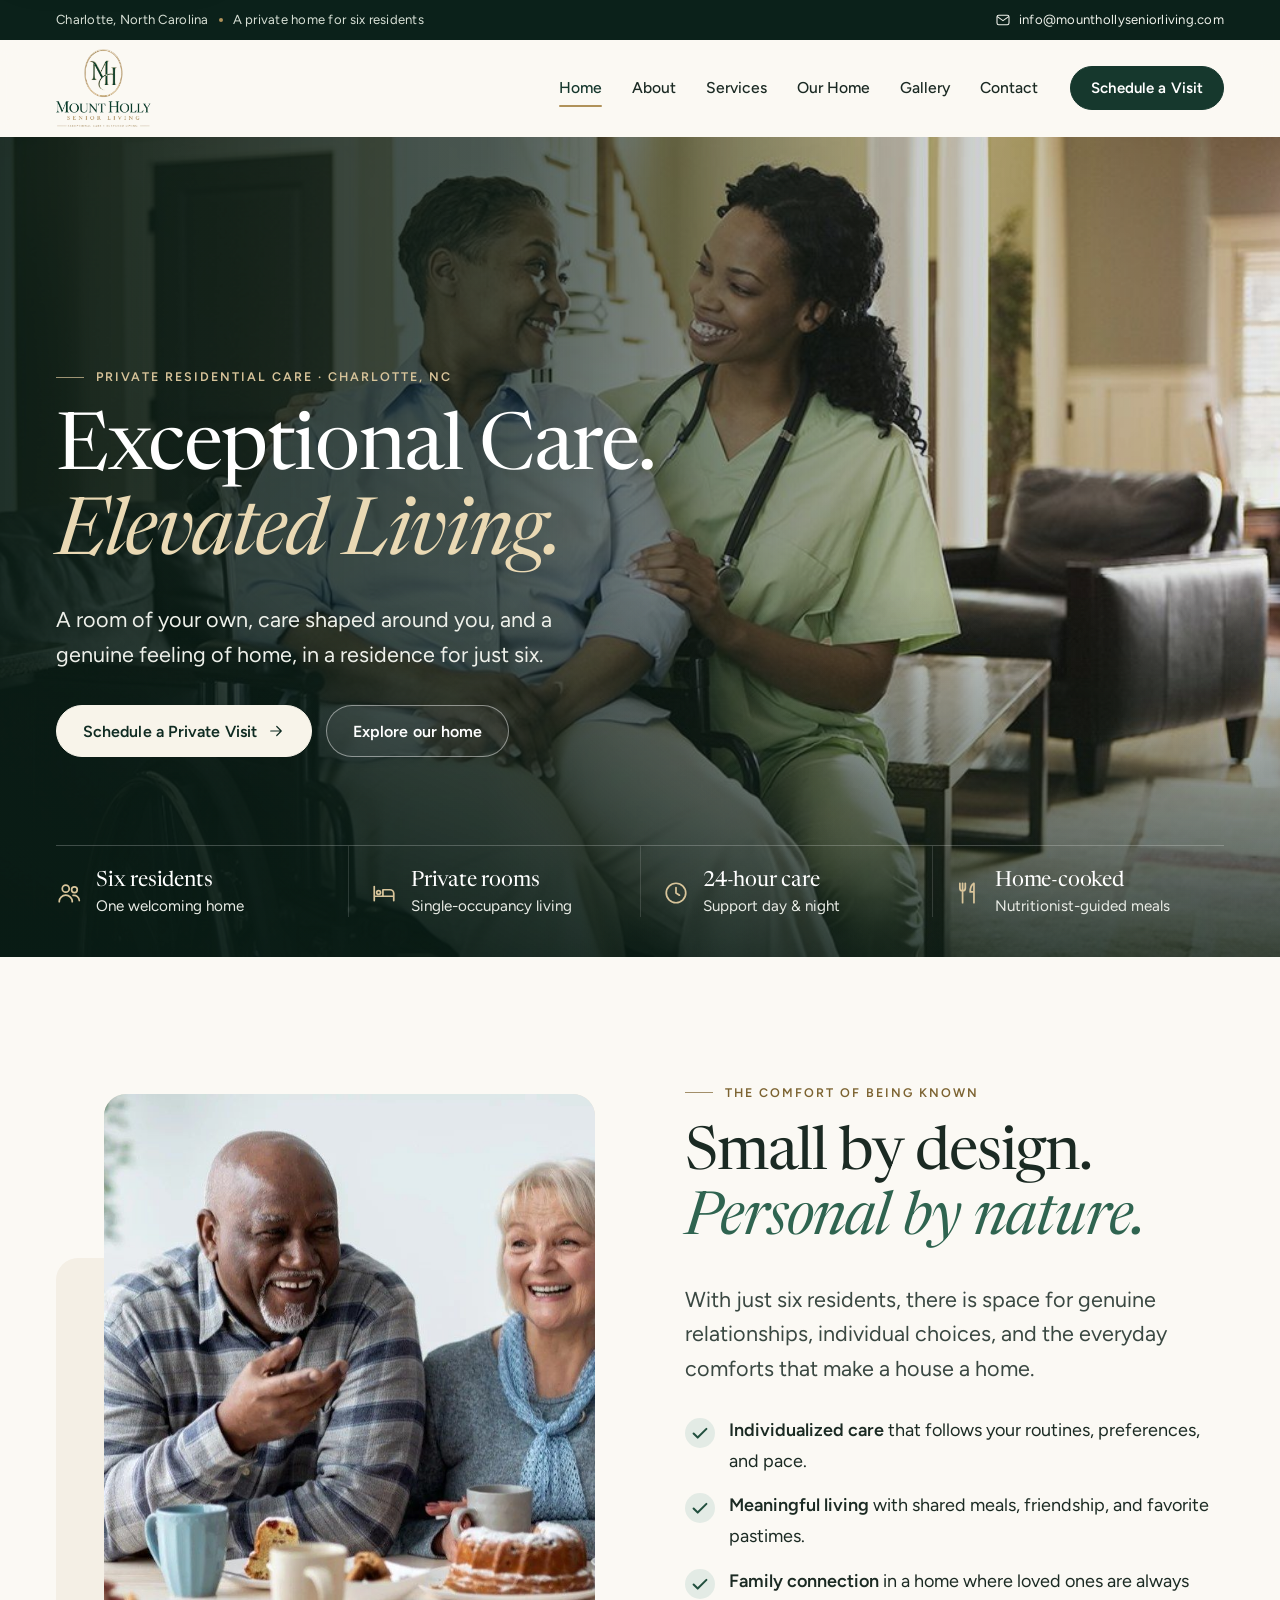
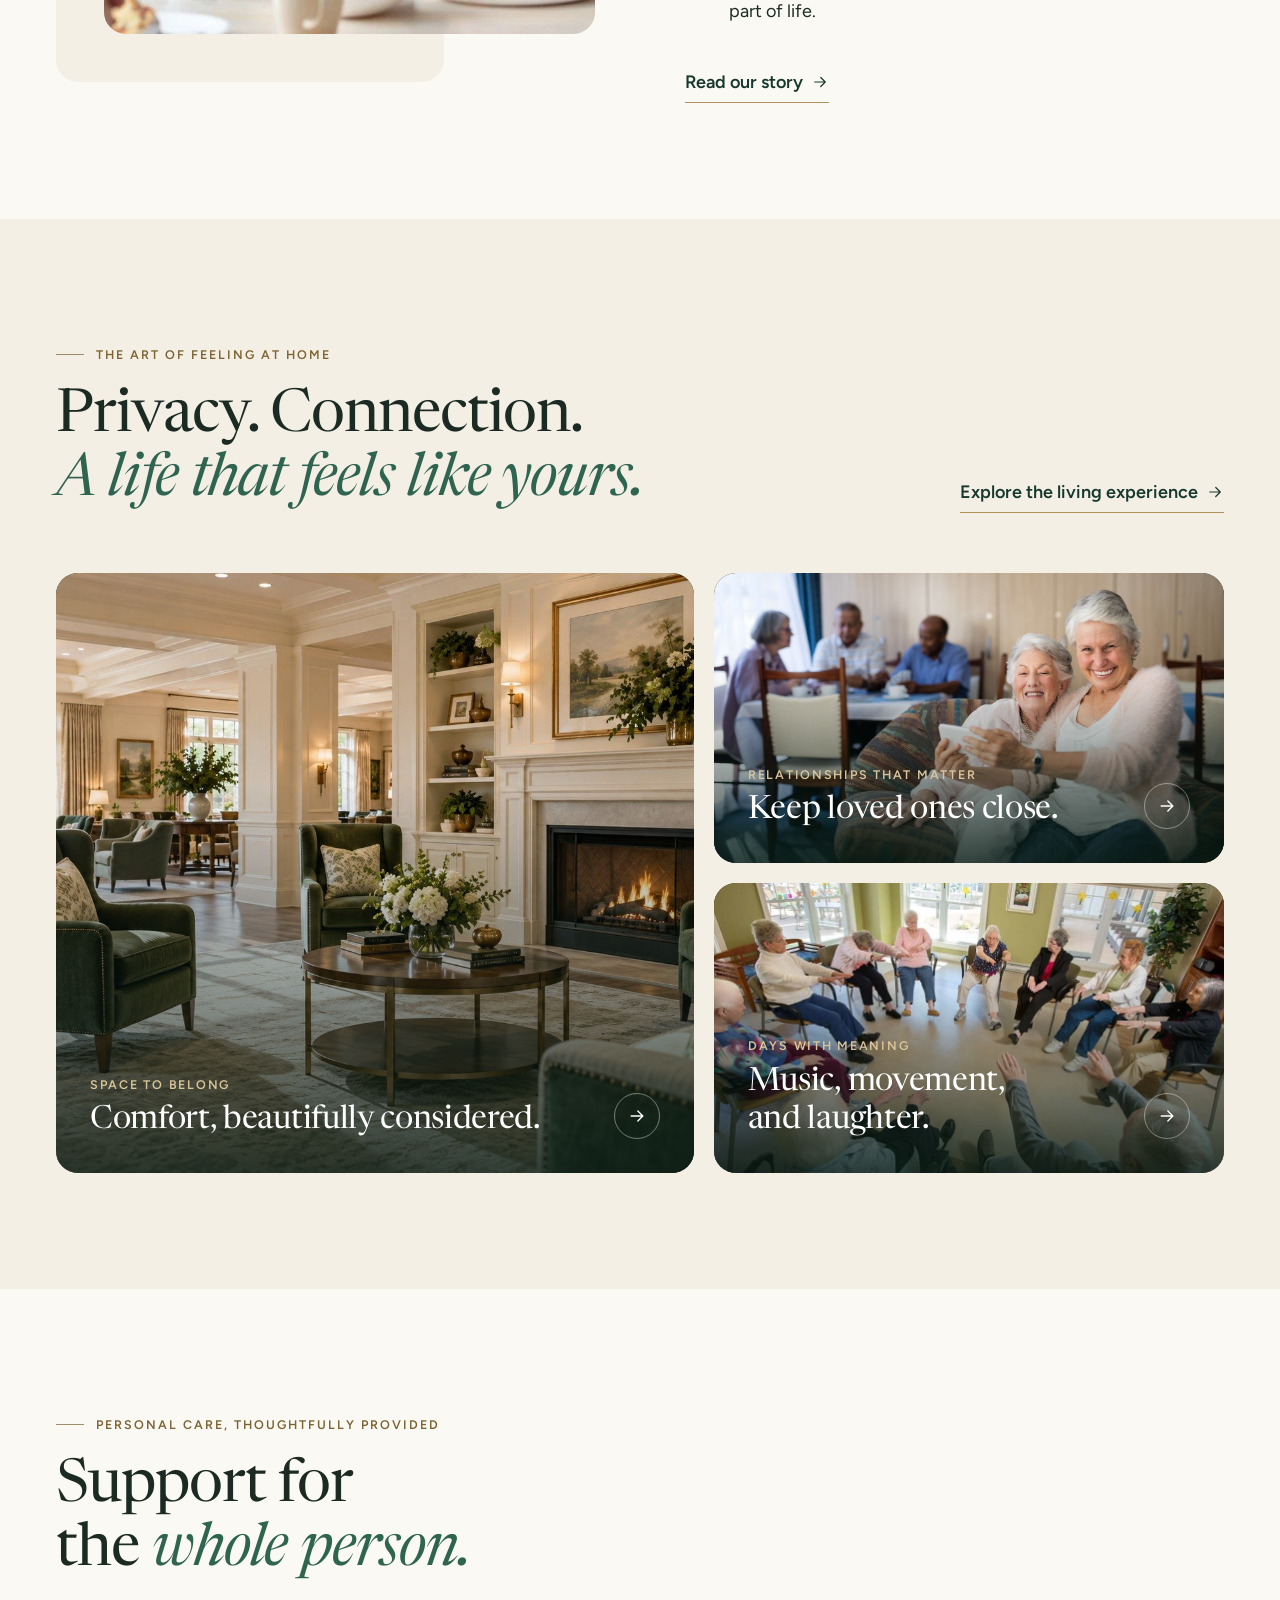
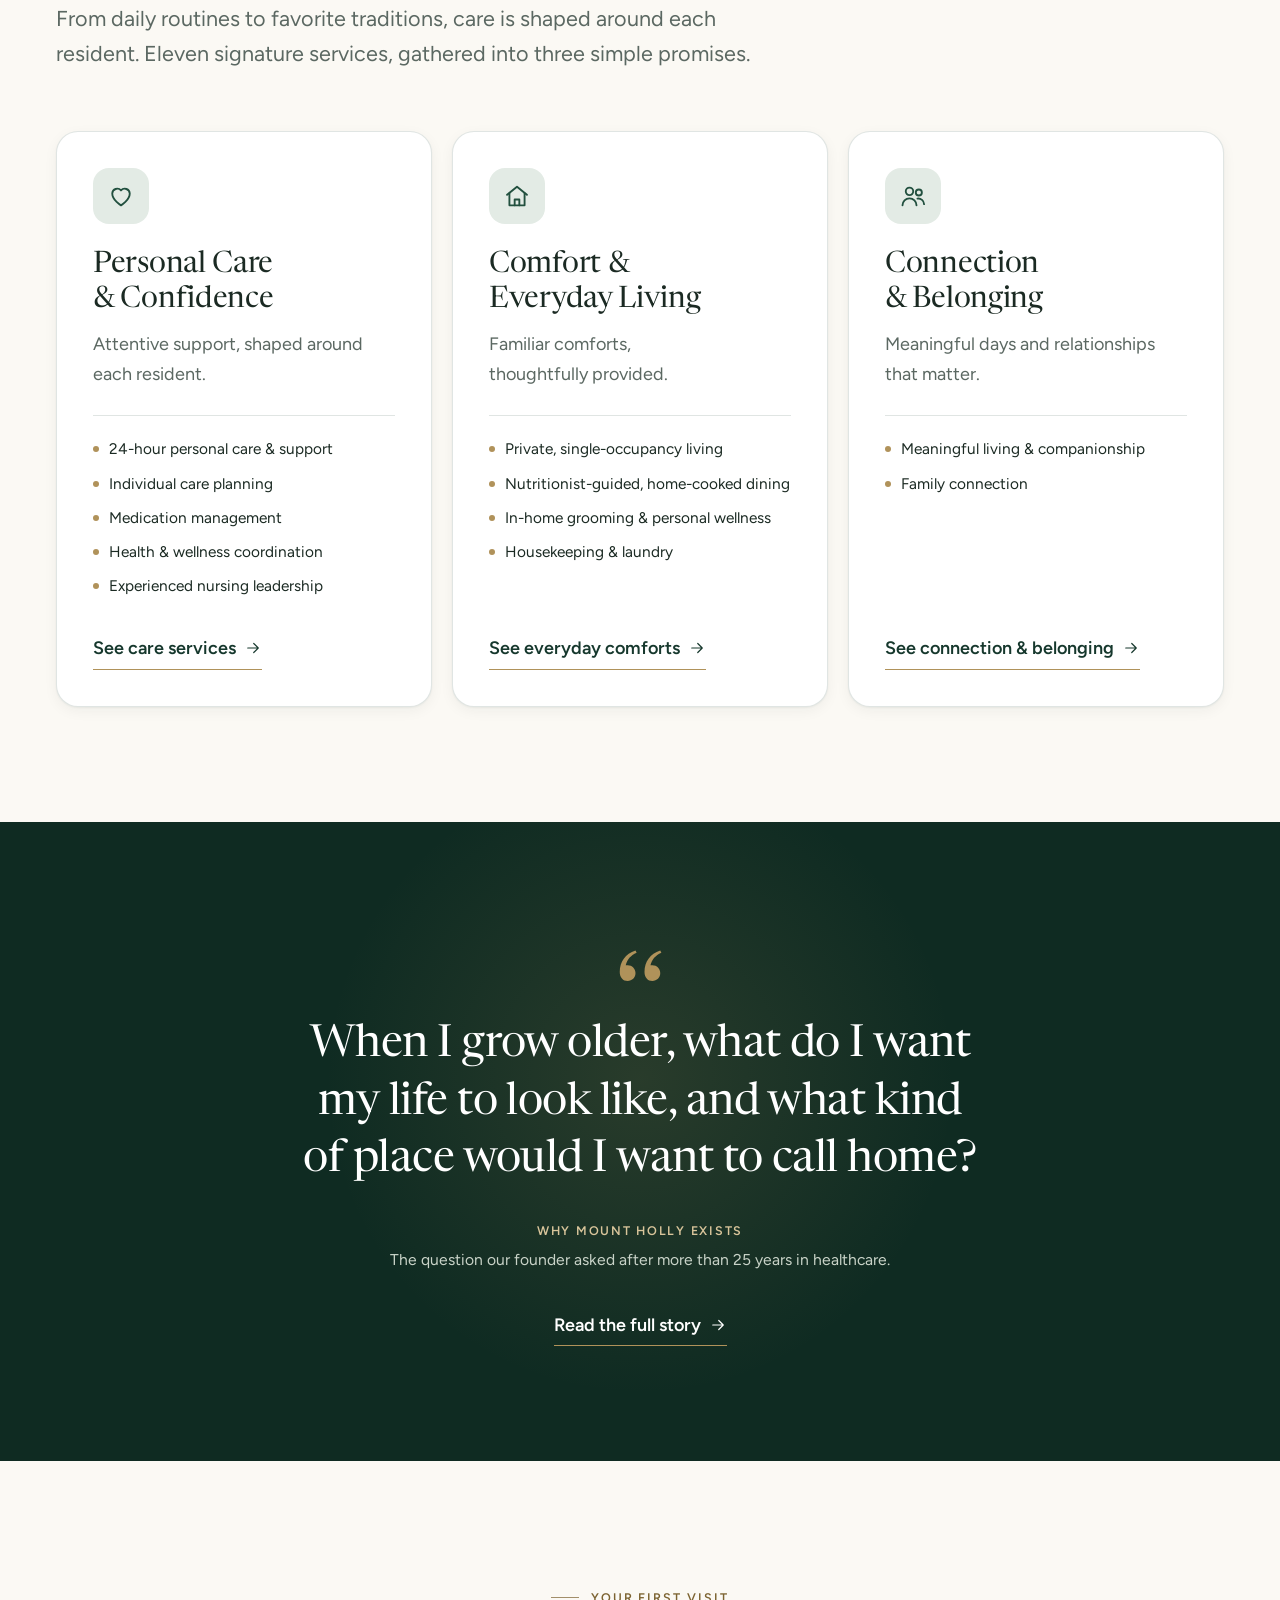
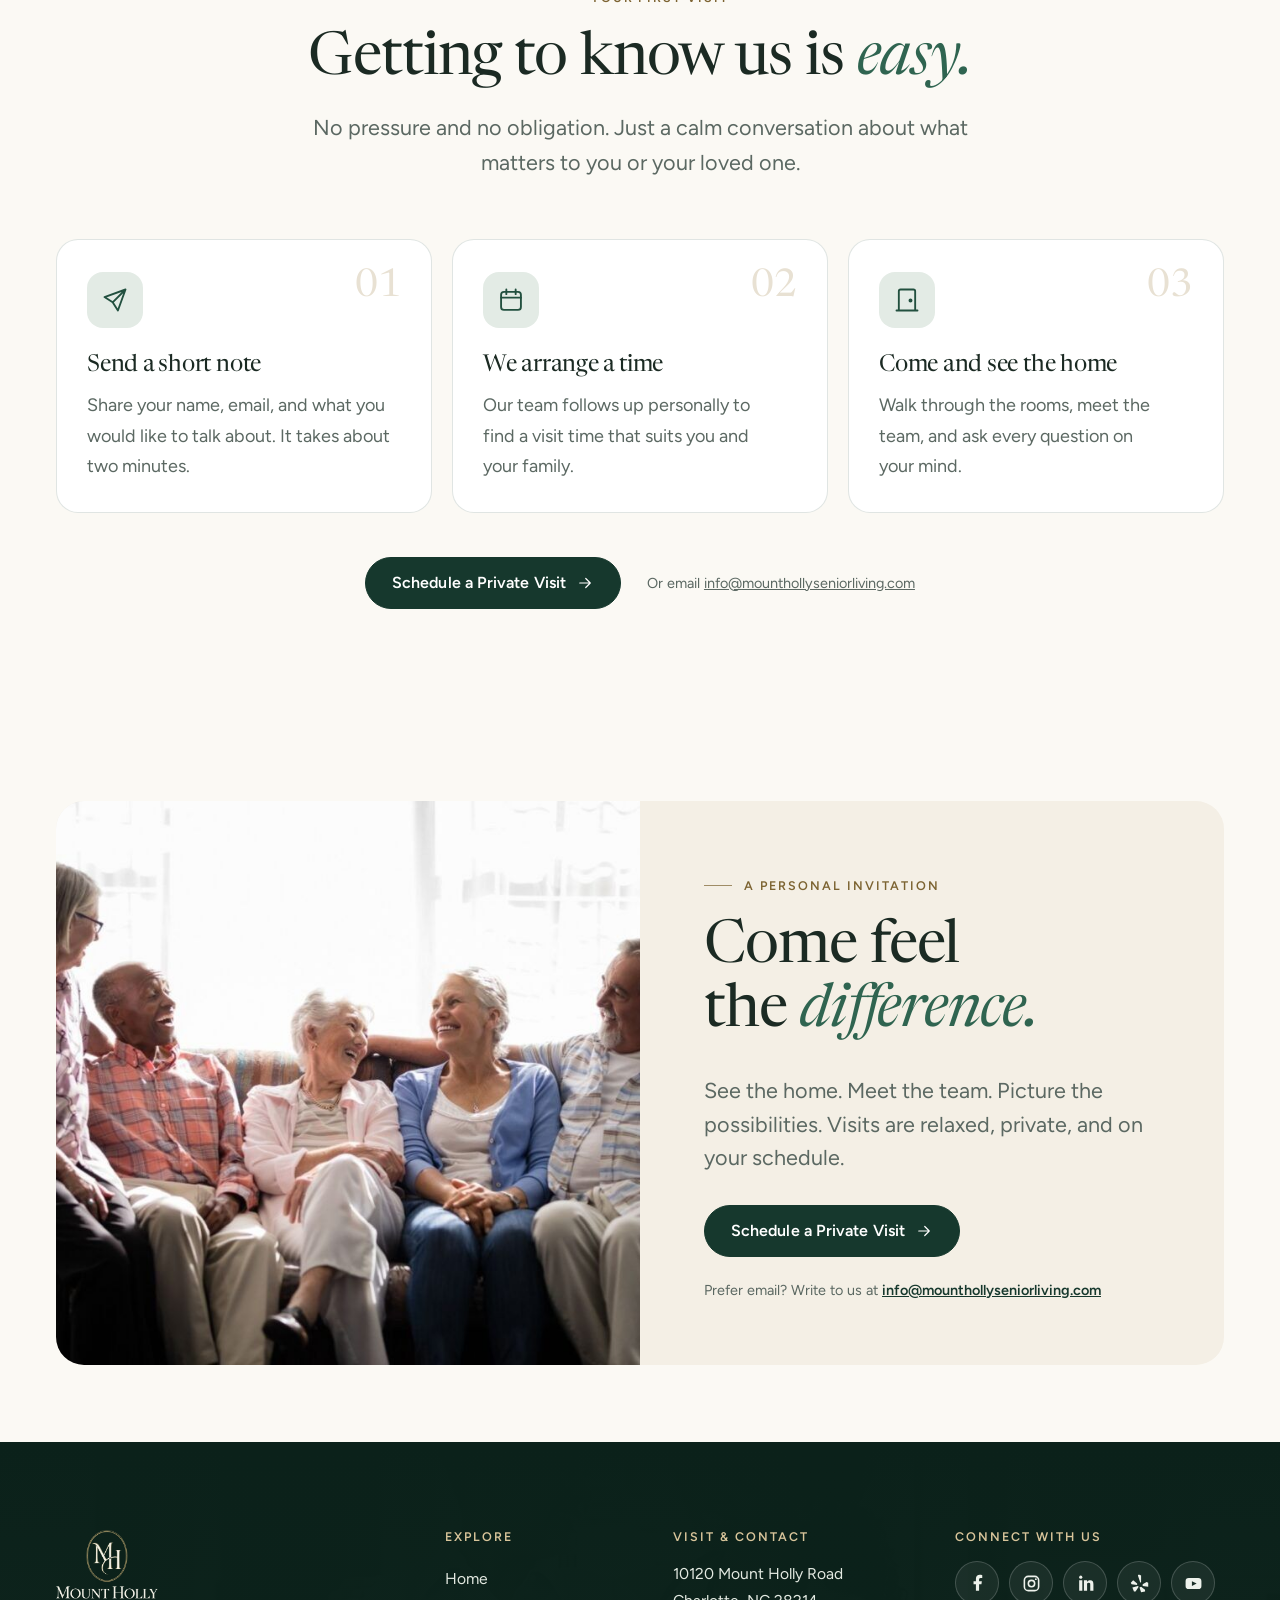
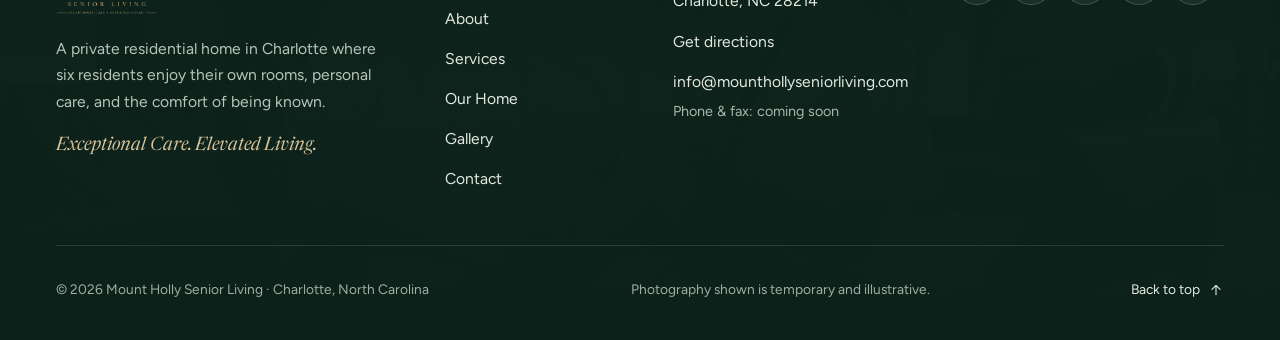
<file: index.html>
<!DOCTYPE html>
<html lang="en">
<head>
  <meta charset="UTF-8">
  <meta name="viewport" content="width=device-width, initial-scale=1, viewport-fit=cover">
  <title>Mount Holly Senior Living | Private Residential Care in Charlotte, NC</title>
  <meta name="description" content="A private six-resident home in Charlotte, NC with single-occupancy rooms, 24-hour personal care, nutritionist-guided home-cooked meals, and experienced nursing leadership.">
  <meta name="theme-color" content="#0f2b22">
  <meta property="og:type" content="website">
  <meta property="og:site_name" content="Mount Holly Senior Living">
  <meta property="og:title" content="Mount Holly Senior Living | Private Residential Care in Charlotte, NC">
  <meta property="og:description" content="A private six-resident home in Charlotte, NC with single-occupancy rooms, 24-hour personal care, nutritionist-guided home-cooked meals, and experienced nursing leadership.">
  <meta property="og:image" content="images/nurse-resident.jpg">
  <link rel="icon" href="images/favicon.svg" type="image/svg+xml">
  <link rel="preload" href="fonts/newsreader.woff2" as="font" type="font/woff2" crossorigin>
  <link rel="preload" href="fonts/figtree.woff2" as="font" type="font/woff2" crossorigin>
  <link rel="stylesheet" href="styles.css?v=5">
  <script src="script.js?v=5" defer></script>
  <script type="application/ld+json">{"@context":"https://schema.org","@type":"LocalBusiness","name":"Mount Holly Senior Living","description":"A private six-resident senior living home offering private rooms, 24-hour personal care, and home-cooked dining.","email":"info@mounthollyseniorliving.com","address":{"@type":"PostalAddress","streetAddress":"10120 Mount Holly Road","addressLocality":"Charlotte","addressRegion":"NC","postalCode":"28214","addressCountry":"US"}}</script>
</head>
<body>
  <a class="skip" href="#main">Skip to main content</a>
  <div class="topbar" role="region" aria-label="Location and email">
    <div class="wrap">
      <p class="topbar-location">Charlotte, North Carolina <span class="dot" aria-hidden="true"></span> A private home for six residents</p>
      <a href="mailto:info@mounthollyseniorliving.com"><svg class="icon" viewBox="0 0 24 24" aria-hidden="true" focusable="false"><rect x="3" y="5" width="18" height="14" rx="2.5"/><path d="m3.5 7 8.5 6 8.5-6"/></svg><span>info@<wbr>mounthollyseniorliving.com</span></a>
    </div>
  </div>

  <!-- 01. Shared header & navigation -->
  <header class="header" id="top">
    <div class="wrap header-inner">
      <a class="brand" href="index.html" aria-label="Mount Holly Senior Living, home">
        <img src="images/brand-mark.webp" alt="Mount Holly Senior Living" width="340" height="279">
      </a>
      <button class="menu-toggle" type="button" aria-controls="site-nav" aria-expanded="false" hidden>
        <svg class="icon icon-menu" viewBox="0 0 24 24" aria-hidden="true" focusable="false"><path d="M4 7h16M4 12h16M4 17h10"/></svg><svg class="icon icon-close" viewBox="0 0 24 24" aria-hidden="true" focusable="false"><path d="M6 6l12 12M18 6 6 18"/></svg><span class="menu-label">Menu</span>
      </button>
      <nav class="nav" id="site-nav" aria-label="Main">
        <ul class="nav-links">
          <li><a href="index.html" aria-current="page">Home</a></li>
          <li><a href="about.html">About</a></li>
          <li><a href="services.html">Services</a></li>
          <li><a href="living.html">Our Home</a></li>
          <li><a href="gallery.html">Gallery</a></li>
          <li><a href="contact.html">Contact</a></li>
        </ul>
        <a class="button button-sm" href="contact.html">Schedule a Visit</a>
        <div class="nav-extra">
          <span>10120 Mount Holly Road, Charlotte, NC 28214</span>
          <a href="mailto:info@mounthollyseniorliving.com">info@<wbr>mounthollyseniorliving.com</a>
        </div>
      </nav>
    </div>
  </header>

  <!-- 02. Page content -->
  <main id="main">
    <section class="hero">
      <div class="hero-media"><img src="images/nurse-resident.jpg" alt="A caregiver and an older woman sharing a warm moment at home (temporary photography)" width="1140" height="655" fetchpriority="high"></div>
      <div class="wrap hero-inner">
        <div class="hero-copy">
          <p class="eyebrow">Private residential care &middot; Charlotte, NC</p>
          <h1>Exceptional Care.<br><em>Elevated Living.</em></h1>
          <p class="hero-sub">A room of your own, care shaped around you, and a genuine feeling of home, in a residence for just six.</p>
          <div class="button-row">
            <a class="button button-light" href="contact.html">Schedule a Private Visit <svg class="icon icon-arrow" viewBox="0 0 24 24" aria-hidden="true" focusable="false"><path d="M5 12h14M13 6l6 6-6 6"/></svg></a>
            <a class="button button-ghost-light" href="living.html">Explore our home</a>
          </div>
        </div>
        <ul class="hero-facts" aria-label="At a glance">
          <li><svg class="icon" viewBox="0 0 24 24" aria-hidden="true" focusable="false"><circle cx="9" cy="8" r="3.2"/><path d="M3 20a6 6 0 0 1 12 0"/><circle cx="17" cy="9" r="2.6"/><path d="M15.8 14.2A5 5 0 0 1 21.5 19"/></svg><span><strong>Six residents</strong>One welcoming home</span></li>
          <li><svg class="icon" viewBox="0 0 24 24" aria-hidden="true" focusable="false"><path d="M3 19V6M3 15h18v4M21 15v-2.5A3.5 3.5 0 0 0 17.5 9H11v6"/><circle cx="7" cy="11.5" r="1.8"/></svg><span><strong>Private rooms</strong>Single-occupancy living</span></li>
          <li><svg class="icon" viewBox="0 0 24 24" aria-hidden="true" focusable="false"><circle cx="12" cy="12" r="9"/><path d="M12 7v5l3.2 2"/></svg><span><strong>24-hour care</strong>Support day &amp; night</span></li>
          <li><svg class="icon" viewBox="0 0 24 24" aria-hidden="true" focusable="false"><path d="M7 3v7.5M4.5 3v4.5a2.5 2.5 0 0 0 5 0V3M7 10.5V21M17.5 21V3c-2.2 1.2-3.5 4.3-3.5 8h3.5"/></svg><span><strong>Home-cooked</strong>Nutritionist-guided meals</span></li>
        </ul>
      </div>
    </section>

    <section class="section wrap intro" aria-labelledby="intro-title">
      <div class="intro-media" data-reveal>
        <div class="photo"><img src="images/shared-meals.jpg" alt="Older adults sharing cake and coffee around a table (temporary photography)" width="1400" height="733" loading="lazy" decoding="async"></div>
      </div>
      <div data-reveal data-reveal-delay="1">
        <p class="eyebrow">The comfort of being known</p>
        <h2 id="intro-title">Small by design.<br><em>Personal by nature.</em></h2>
        <p class="lead">With just six residents, there is space for genuine relationships, individual choices, and the everyday comforts that make a house a home.</p>
        <ul class="check-list">
          <li><svg class="icon" viewBox="0 0 24 24" aria-hidden="true" focusable="false"><path d="m5 12.5 4.5 4.5L19 7.5"/></svg><span><strong>Individualized care</strong> that follows your routines, preferences, and pace.</span></li>
          <li><svg class="icon" viewBox="0 0 24 24" aria-hidden="true" focusable="false"><path d="m5 12.5 4.5 4.5L19 7.5"/></svg><span><strong>Meaningful living</strong> with shared meals, friendship, and favorite pastimes.</span></li>
          <li><svg class="icon" viewBox="0 0 24 24" aria-hidden="true" focusable="false"><path d="m5 12.5 4.5 4.5L19 7.5"/></svg><span><strong>Family connection</strong> in a home where loved ones are always part of life.</span></li>
        </ul>
        <a class="text-link" href="about.html">Read our story <svg class="icon icon-arrow" viewBox="0 0 24 24" aria-hidden="true" focusable="false"><path d="M5 12h14M13 6l6 6-6 6"/></svg></a>
      </div>
    </section>

    <section class="section surface-linen" aria-labelledby="moments-title">
      <div class="wrap">
        <div class="section-head" data-reveal>
          <div>
            <p class="eyebrow">The art of feeling at home</p>
            <h2 id="moments-title">Privacy. Connection.<br><em>A life that feels like yours.</em></h2>
          </div>
          <a class="text-link" href="living.html">Explore the living experience <svg class="icon icon-arrow" viewBox="0 0 24 24" aria-hidden="true" focusable="false"><path d="M5 12h14M13 6l6 6-6 6"/></svg></a>
        </div>
        <div class="moments">
          <a class="moment" href="living.html" data-reveal>
            <img src="images/lounge.jpg" alt="A bright living room with armchairs and a fireplace (temporary photography)" width="1672" height="941" loading="lazy" decoding="async">
            <div class="moment-body"><div><p>Space to belong</p><h3>Comfort, beautifully considered.</h3></div><span class="moment-arrow"><svg class="icon icon-arrow" viewBox="0 0 24 24" aria-hidden="true" focusable="false"><path d="M5 12h14M13 6l6 6-6 6"/></svg></span></div>
          </a>
          <a class="moment" href="services.html#connection" data-reveal data-reveal-delay="1">
            <img src="images/family-connection.jpg" alt="Two older women smiling together on a sofa (temporary photography)" width="1600" height="1066" loading="lazy" decoding="async">
            <div class="moment-body"><div><p>Relationships that matter</p><h3>Keep loved ones close.</h3></div><span class="moment-arrow"><svg class="icon icon-arrow" viewBox="0 0 24 24" aria-hidden="true" focusable="false"><path d="M5 12h14M13 6l6 6-6 6"/></svg></span></div>
          </a>
          <a class="moment" href="services.html#connection" data-reveal data-reveal-delay="2">
            <img src="images/activities.jpg" alt="Older adults taking part in a seated movement activity (temporary photography)" width="1024" height="683" loading="lazy" decoding="async">
            <div class="moment-body"><div><p>Days with meaning</p><h3>Music, movement, and laughter.</h3></div><span class="moment-arrow"><svg class="icon icon-arrow" viewBox="0 0 24 24" aria-hidden="true" focusable="false"><path d="M5 12h14M13 6l6 6-6 6"/></svg></span></div>
          </a>
        </div>
      </div>
    </section>

    <section class="section wrap" aria-labelledby="care-title">
      <div class="section-head" data-reveal>
        <div>
          <p class="eyebrow">Personal care, thoughtfully provided</p>
          <h2 id="care-title">Support for the <em>whole person.</em></h2>
          <p class="lead muted">From daily routines to favorite traditions, care is shaped around each resident. Eleven signature services, gathered into three simple promises.</p>
        </div>
      </div>
      <div class="collections">
        <article class="collection" data-reveal>
          <span class="icon-badge"><svg class="icon" viewBox="0 0 24 24" aria-hidden="true" focusable="false"><path d="M12 20s-7.5-4.5-7.5-10.2A4.3 4.3 0 0 1 12 7.2a4.3 4.3 0 0 1 7.5 2.6C19.5 15.5 12 20 12 20z"/></svg></span>
          <h3>Personal Care &amp; Confidence</h3>
          <p>Attentive support, shaped around each resident.</p>
          <ul><li>24-hour personal care &amp; support</li><li>Individual care planning</li><li>Medication management</li><li>Health &amp; wellness coordination</li><li>Experienced nursing leadership</li></ul>
          <a class="text-link" href="services.html#care">See care services <svg class="icon icon-arrow" viewBox="0 0 24 24" aria-hidden="true" focusable="false"><path d="M5 12h14M13 6l6 6-6 6"/></svg></a>
        </article>
        <article class="collection" data-reveal data-reveal-delay="1">
          <span class="icon-badge"><svg class="icon" viewBox="0 0 24 24" aria-hidden="true" focusable="false"><path d="M3.5 11 12 4l8.5 7"/><path d="M5.5 9.5V20h13V9.5"/><path d="M10 20v-5h4v5"/></svg></span>
          <h3>Comfort &amp; Everyday Living</h3>
          <p>Familiar comforts, thoughtfully provided.</p>
          <ul><li>Private, single-occupancy living</li><li>Nutritionist-guided, home-cooked dining</li><li>In-home grooming &amp; personal wellness</li><li>Housekeeping &amp; laundry</li></ul>
          <a class="text-link" href="services.html#comfort">See everyday comforts <svg class="icon icon-arrow" viewBox="0 0 24 24" aria-hidden="true" focusable="false"><path d="M5 12h14M13 6l6 6-6 6"/></svg></a>
        </article>
        <article class="collection" data-reveal data-reveal-delay="2">
          <span class="icon-badge"><svg class="icon" viewBox="0 0 24 24" aria-hidden="true" focusable="false"><circle cx="9" cy="8" r="3.2"/><path d="M3 20a6 6 0 0 1 12 0"/><circle cx="17" cy="9" r="2.6"/><path d="M15.8 14.2A5 5 0 0 1 21.5 19"/></svg></span>
          <h3>Connection &amp; Belonging</h3>
          <p>Meaningful days and relationships that matter.</p>
          <ul><li>Meaningful living &amp; companionship</li><li>Family connection</li></ul>
          <a class="text-link" href="services.html#connection">See connection &amp; belonging <svg class="icon icon-arrow" viewBox="0 0 24 24" aria-hidden="true" focusable="false"><path d="M5 12h14M13 6l6 6-6 6"/></svg></a>
        </article>
      </div>
    </section>

    <section class="section quote-band" aria-label="From our founder">
      <figure class="wrap" data-reveal>
        <svg class="quote-mark" viewBox="0 0 48 48" aria-hidden="true" focusable="false"><path fill="currentColor" d="M20 12C11 15 6 22 6 31c0 5 3 8 7 8s7-3 7-7-3-7-7-7c-.6 0-1.2.1-1.7.2C12.6 20 15.6 16.4 21 14zm22 0c-9 3-14 10-14 19 0 5 3 8 7 8s7-3 7-7-3-7-7-7c-.6 0-1.2.1-1.7.2C34.6 20 37.6 16.4 43 14z"/></svg>
        <blockquote>When I grow older, what do I want my life to look like, and what kind of place would I want to call home?</blockquote>
        <figcaption><strong>Why Mount Holly exists</strong>The question our founder asked after more than 25 years in healthcare.</figcaption>
        <a class="text-link" href="about.html">Read the full story <svg class="icon icon-arrow" viewBox="0 0 24 24" aria-hidden="true" focusable="false"><path d="M5 12h14M13 6l6 6-6 6"/></svg></a>
      </figure>
    </section>

    <section class="section wrap" aria-labelledby="visit-title">
      <div class="section-head center" data-reveal style="justify-content:center">
        <div>
          <p class="eyebrow">Your first visit</p>
          <h2 id="visit-title">Getting to know us is <em>easy.</em></h2>
          <p class="lead muted">No pressure and no obligation. Just a calm conversation about what matters to you or your loved one.</p>
        </div>
      </div>
      <ol class="steps">
        <li class="step" data-reveal><span class="icon-badge"><svg class="icon" viewBox="0 0 24 24" aria-hidden="true" focusable="false"><path d="M21 3 10 14M21 3l-6.5 18-4.5-7-7-4.5z"/></svg></span><h3>Send a short note</h3><p>Share your name, email, and what you would like to talk about. It takes about two minutes.</p></li>
        <li class="step" data-reveal data-reveal-delay="1"><span class="icon-badge"><svg class="icon" viewBox="0 0 24 24" aria-hidden="true" focusable="false"><rect x="3.5" y="5" width="17" height="15.5" rx="2.5"/><path d="M3.5 10h17M8 3v4M16 3v4"/></svg></span><h3>We arrange a time</h3><p>Our team follows up personally to find a visit time that suits you and your family.</p></li>
        <li class="step" data-reveal data-reveal-delay="2"><span class="icon-badge"><svg class="icon" viewBox="0 0 24 24" aria-hidden="true" focusable="false"><path d="M5 21V4.5A1.5 1.5 0 0 1 6.5 3h11A1.5 1.5 0 0 1 19 4.5V21M3 21h18"/><circle cx="15" cy="12.5" r=".9"/></svg></span><h3>Come and see the home</h3><p>Walk through the rooms, meet the team, and ask every question on your mind.</p></li>
      </ol>
      <div class="steps-cta" data-reveal>
        <a class="button" href="contact.html">Schedule a Private Visit <svg class="icon icon-arrow" viewBox="0 0 24 24" aria-hidden="true" focusable="false"><path d="M5 12h14M13 6l6 6-6 6"/></svg></a>
        <p class="fine">Or email <a href="mailto:info@mounthollyseniorliving.com">info@<wbr>mounthollyseniorliving.com</a></p>
      </div>
    </section>
  </main>

  <!-- 03. Shared invitation -->
  <section class="invitation" aria-labelledby="invite-title">
    <div class="wrap">
      <div class="invitation-card" data-reveal>
        <div class="photo"><img src="images/conversation.jpg" alt="Five older adults laughing together on a sofa (temporary photography)" width="1024" height="672" loading="lazy" decoding="async"></div>
        <div class="invitation-body">
          <p class="eyebrow">A personal invitation</p>
          <h2 id="invite-title">Come feel the <em>difference.</em></h2>
          <p>See the home. Meet the team. Picture the possibilities. Visits are relaxed, private, and on your schedule.</p>
          <div class="button-row">
            <a class="button" href="contact.html">Schedule a Private Visit <svg class="icon icon-arrow" viewBox="0 0 24 24" aria-hidden="true" focusable="false"><path d="M5 12h14M13 6l6 6-6 6"/></svg></a>
          </div>
          <p class="fine">Prefer email? Write to us at <a href="mailto:info@mounthollyseniorliving.com">info@<wbr>mounthollyseniorliving.com</a></p>
        </div>
      </div>
    </div>
  </section>

  <!-- 04. Shared footer -->
  <footer class="site-footer">
    <div class="wrap">
      <div class="footer-top">
        <div class="footer-brand">
          <img src="images/brand-mark-light.webp" alt="Mount Holly Senior Living" width="340" height="279" loading="lazy" decoding="async">
          <p>A private residential home in Charlotte where six residents enjoy their own rooms, personal care, and the comfort of being known.</p>
          <p class="footer-tagline">Exceptional Care. Elevated Living.</p>
        </div>
        <nav class="footer-col" aria-label="Footer">
          <h2>Explore</h2>
          <ul>
            <li><a href="index.html">Home</a></li>
            <li><a href="about.html">About</a></li>
            <li><a href="services.html">Services</a></li>
            <li><a href="living.html">Our Home</a></li>
            <li><a href="gallery.html">Gallery</a></li>
            <li><a href="contact.html">Contact</a></li>
          </ul>
        </nav>
        <div class="footer-col">
          <h2>Visit &amp; contact</h2>
          <address>10120 Mount Holly Road<br>Charlotte, NC 28214</address>
          <ul>
            <li><a href="https://www.google.com/maps/search/?api=1&amp;query=10120+Mount+Holly+Road+Charlotte+NC+28214" target="_blank" rel="noopener noreferrer">Get directions<span class="visually-hidden"> (opens in a new tab)</span></a></li>
            <li><a href="mailto:info@mounthollyseniorliving.com">info@<wbr>mounthollyseniorliving.com</a></li>
          </ul>
          <p class="fine">Phone &amp; fax: coming soon</p>
        </div>
        <div class="footer-col">
          <h2>Connect with us</h2>
          <div class="social-icon-row" aria-label="Social media">
            <button type="button" data-social="Facebook" aria-label="Facebook" title="Facebook"><svg viewBox="0 0 24 24" aria-hidden="true" focusable="false"><path d="M14 21v-8h3l.5-4H14V7c0-1 .3-2 2-2h2V1.5C17 1 16 1 15 1c-3 0-5 2-5 5v3H7v4h3v8z"/></svg></button>
            <button type="button" data-social="Instagram" aria-label="Instagram" title="Instagram"><svg viewBox="0 0 24 24" aria-hidden="true" focusable="false"><rect x="3" y="3" width="18" height="18" rx="5" fill="none" stroke="currentColor" stroke-width="2"/><circle cx="12" cy="12" r="4" fill="none" stroke="currentColor" stroke-width="2"/><circle cx="17.5" cy="6.5" r="1.2"/></svg></button>
            <button type="button" data-social="LinkedIn" aria-label="LinkedIn" title="LinkedIn"><svg viewBox="0 0 24 24" aria-hidden="true" focusable="false"><path d="M4 8h4v13H4zM10 8h4v2c1-2 3-2 4-2 3 0 4 2 4 5v8h-4v-7c0-2 0-3-2-3s-2 1-2 3v7h-4z"/><circle cx="6" cy="4" r="2"/></svg></button>
            <button type="button" data-social="Yelp" aria-label="Yelp" title="Yelp"><svg viewBox="0 0 24 24" aria-hidden="true" focusable="false"><path d="M10 2c0-1 1-1 2-1l2 1v8l-1 1-3-9zM4 8l5 4v2l-7-1-1-2 3-3zM3 17l7-2 1 1-4 6H5l-2-5zM14 16l5 4v2l-5 1-2-6 2-1zM16 13l5-3 2 1v5l-7-1z"/></svg></button>
            <button type="button" data-social="YouTube" aria-label="YouTube" title="YouTube"><svg viewBox="0 0 24 24" aria-hidden="true" focusable="false"><path d="M6 5h12a4 4 0 0 1 4 4v6a4 4 0 0 1-4 4H6a4 4 0 0 1-4-4V9a4 4 0 0 1 4-4zm4 4v6l6-3z" fill-rule="evenodd"/></svg></button>
          </div>
          <p class="social-status" role="status"></p>
        </div>
      </div>
      <div class="footer-bottom">
        <p>&copy; <span id="year">2026</span> Mount Holly Senior Living &middot; Charlotte, North Carolina</p>
        <p>Photography shown is temporary and illustrative.</p>
        <a class="to-top" href="#top">Back to top <svg class="icon icon-arrow" viewBox="0 0 24 24" aria-hidden="true" focusable="false"><path d="M5 12h14M13 6l6 6-6 6"/></svg></a>
      </div>
    </div>
  </footer>
</body>
</html>
</file>
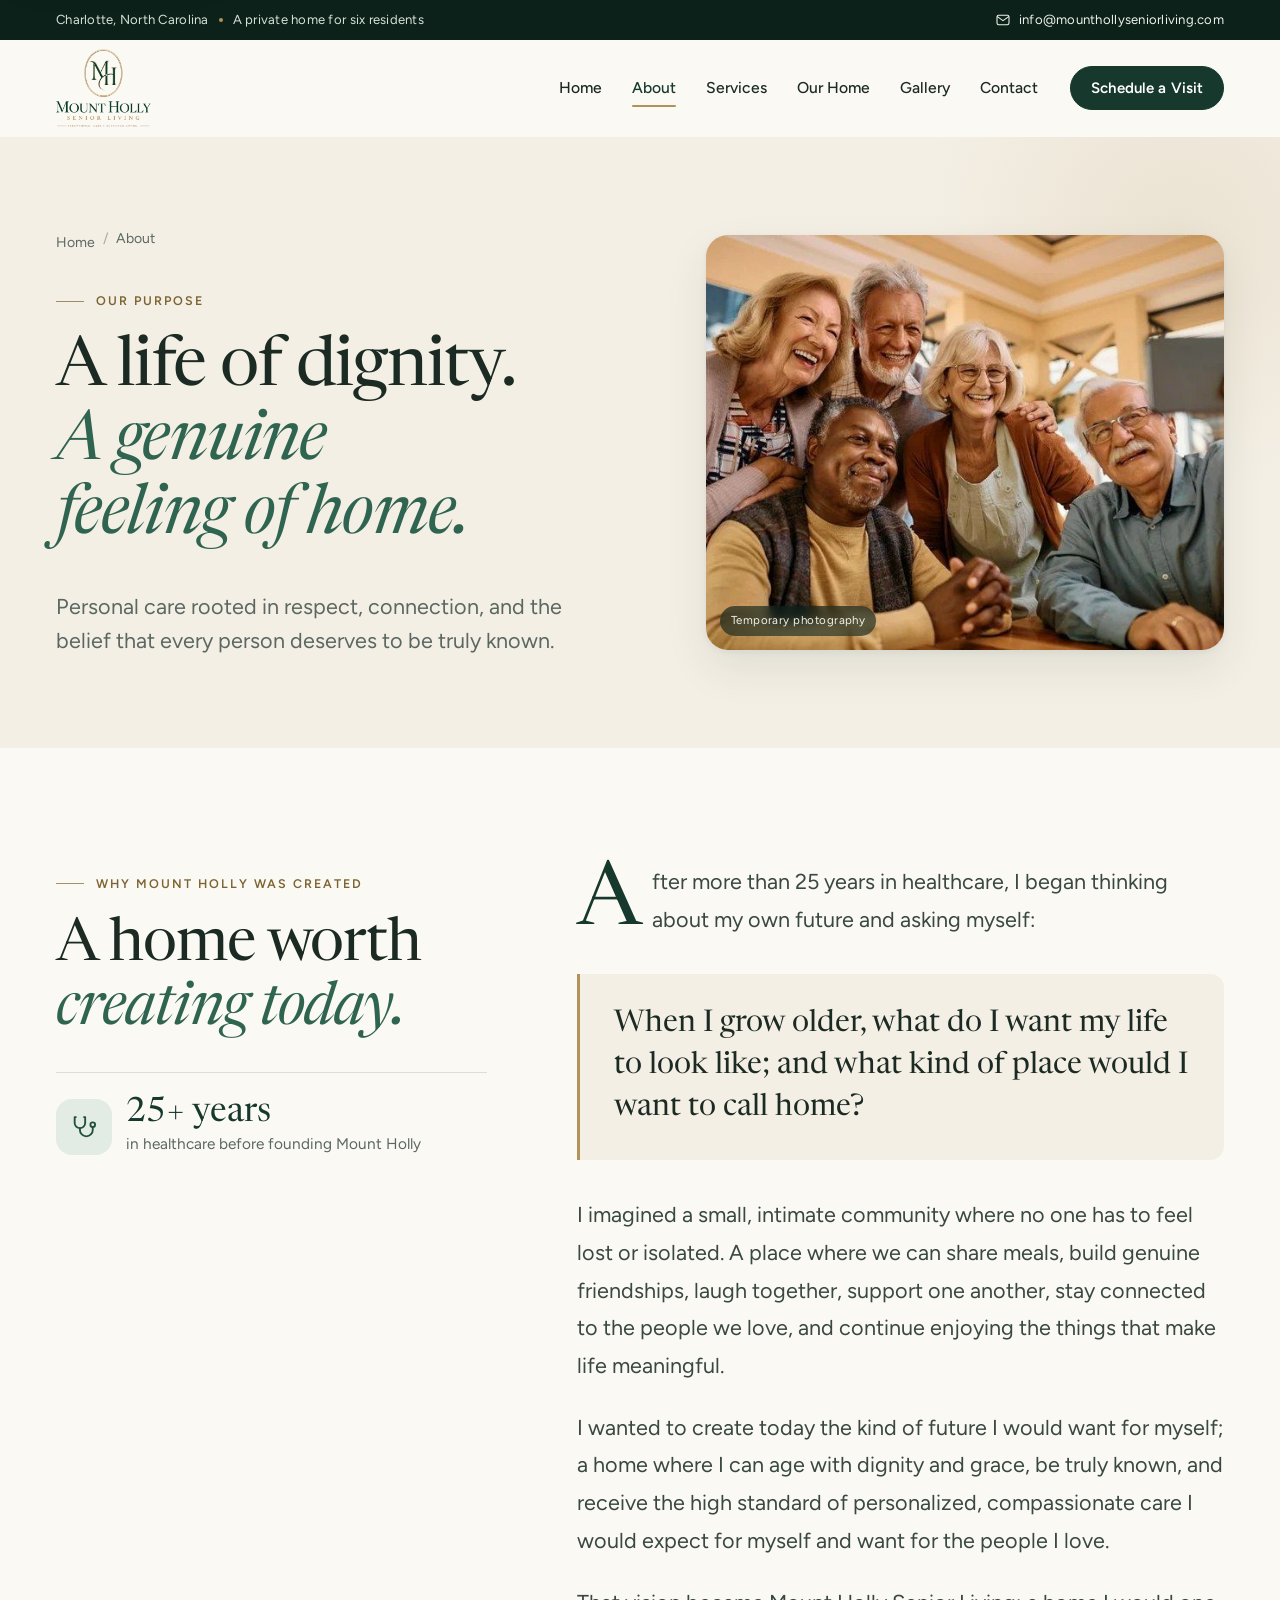
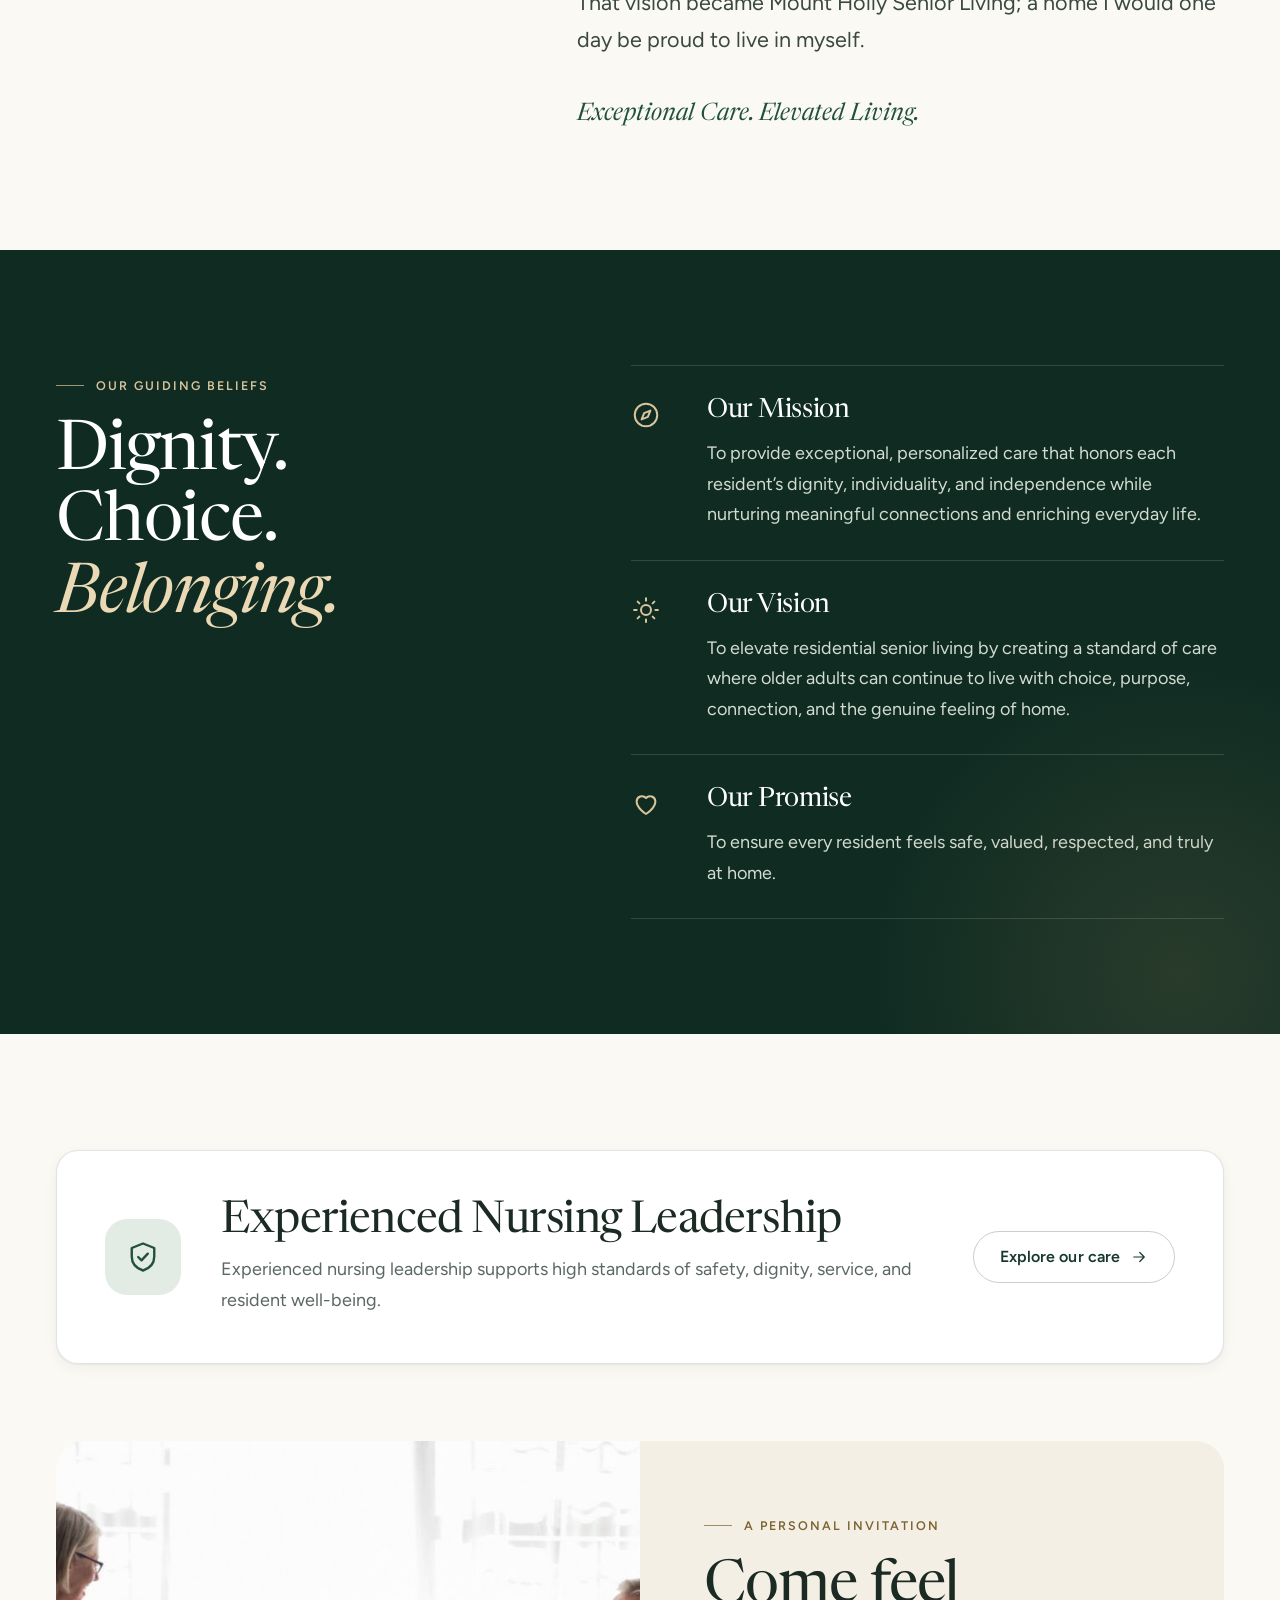
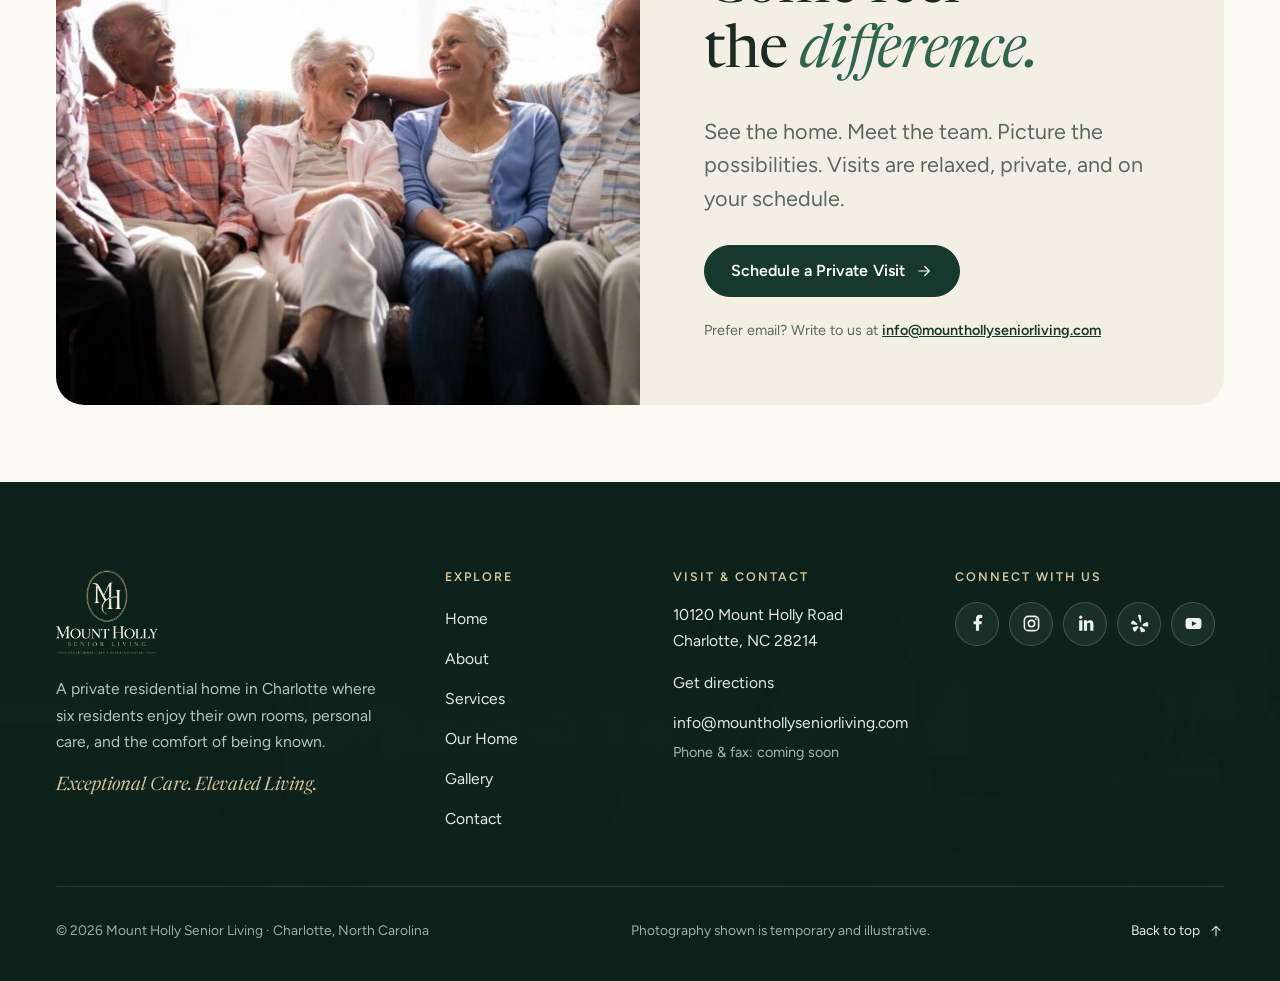
<file: about.html>
<!DOCTYPE html>
<html lang="en">
<head>
  <meta charset="UTF-8">
  <meta name="viewport" content="width=device-width, initial-scale=1, viewport-fit=cover">
  <title>Our Story | Mount Holly Senior Living</title>
  <meta name="description" content="Why Mount Holly Senior Living was created: a founder’s vision for a small, personal home built on dignity, choice, and belonging, supported by experienced nursing leadership.">
  <meta name="theme-color" content="#0f2b22">
  <meta property="og:type" content="website">
  <meta property="og:site_name" content="Mount Holly Senior Living">
  <meta property="og:title" content="Our Story | Mount Holly Senior Living">
  <meta property="og:description" content="Why Mount Holly Senior Living was created: a founder’s vision for a small, personal home built on dignity, choice, and belonging, supported by experienced nursing leadership.">
  <meta property="og:image" content="images/nurse-resident.jpg">
  <link rel="icon" href="images/favicon.svg" type="image/svg+xml">
  <link rel="preload" href="fonts/newsreader.woff2" as="font" type="font/woff2" crossorigin>
  <link rel="preload" href="fonts/figtree.woff2" as="font" type="font/woff2" crossorigin>
  <link rel="stylesheet" href="styles.css?v=5">
  <script src="script.js?v=5" defer></script>
</head>
<body>
  <a class="skip" href="#main">Skip to main content</a>
  <div class="topbar" role="region" aria-label="Location and email">
    <div class="wrap">
      <p class="topbar-location">Charlotte, North Carolina <span class="dot" aria-hidden="true"></span> A private home for six residents</p>
      <a href="mailto:info@mounthollyseniorliving.com"><svg class="icon" viewBox="0 0 24 24" aria-hidden="true" focusable="false"><rect x="3" y="5" width="18" height="14" rx="2.5"/><path d="m3.5 7 8.5 6 8.5-6"/></svg><span>info@<wbr>mounthollyseniorliving.com</span></a>
    </div>
  </div>

  <!-- 01. Shared header & navigation -->
  <header class="header" id="top">
    <div class="wrap header-inner">
      <a class="brand" href="index.html" aria-label="Mount Holly Senior Living, home">
        <img src="images/brand-mark.webp" alt="Mount Holly Senior Living" width="340" height="279">
      </a>
      <button class="menu-toggle" type="button" aria-controls="site-nav" aria-expanded="false" hidden>
        <svg class="icon icon-menu" viewBox="0 0 24 24" aria-hidden="true" focusable="false"><path d="M4 7h16M4 12h16M4 17h10"/></svg><svg class="icon icon-close" viewBox="0 0 24 24" aria-hidden="true" focusable="false"><path d="M6 6l12 12M18 6 6 18"/></svg><span class="menu-label">Menu</span>
      </button>
      <nav class="nav" id="site-nav" aria-label="Main">
        <ul class="nav-links">
          <li><a href="index.html">Home</a></li>
          <li><a href="about.html" aria-current="page">About</a></li>
          <li><a href="services.html">Services</a></li>
          <li><a href="living.html">Our Home</a></li>
          <li><a href="gallery.html">Gallery</a></li>
          <li><a href="contact.html">Contact</a></li>
        </ul>
        <a class="button button-sm" href="contact.html">Schedule a Visit</a>
        <div class="nav-extra">
          <span>10120 Mount Holly Road, Charlotte, NC 28214</span>
          <a href="mailto:info@mounthollyseniorliving.com">info@<wbr>mounthollyseniorliving.com</a>
        </div>
      </nav>
    </div>
  </header>

  <!-- 02. Page content -->
  <main id="main">
    <section class="page-hero">
      <div class="wrap page-hero-inner">
        <div>
          <ol class="breadcrumb" aria-label="Breadcrumb"><li><a href="index.html">Home</a></li><li aria-current="page">About</li></ol>
          <p class="eyebrow">Our purpose</p>
          <h1>A life of dignity.<br><em>A genuine feeling of home.</em></h1>
          <p class="lead">Personal care rooted in respect, connection, and the belief that every person deserves to be truly known.</p>
        </div>
        <div class="photo"><img src="images/friendship.jpg" alt="A group of older friends relaxing together on a sofa (temporary photography)" width="960" height="480" fetchpriority="high"><span class="photo-note">Temporary photography</span></div>
      </div>
    </section>

    <section class="section wrap story" aria-labelledby="story-title">
      <div class="story-aside" data-reveal>
        <p class="eyebrow">Why Mount Holly was created</p>
        <h2 id="story-title">A home worth <em>creating today.</em></h2>
        <div class="story-meta"><span class="icon-badge" style="margin:0"><svg class="icon" viewBox="0 0 24 24" aria-hidden="true" focusable="false"><path d="M5 3.5H4v5a4.5 4.5 0 0 0 9 0v-5h-1"/><path d="M8.5 13v1.5a5.5 5.5 0 0 0 11 0V12"/><circle cx="19.5" cy="10" r="2"/></svg></span><span><strong>25+ years</strong>in healthcare before founding Mount Holly</span></div>
      </div>
      <div class="story-body" data-reveal data-reveal-delay="1">
        <p>After more than 25 years in healthcare, I began thinking about my own future and asking myself:</p>
        <blockquote>When I grow older, what do I want my life to look like; and what kind of place would I want to call home?</blockquote>
        <p>I imagined a small, intimate community where no one has to feel lost or isolated. A place where we can share meals, build genuine friendships, laugh together, support one another, stay connected to the people we love, and continue enjoying the things that make life meaningful.</p>
        <p>I wanted to create today the kind of future I would want for myself; a home where I can age with dignity and grace, be truly known, and receive the high standard of personalized, compassionate care I would expect for myself and want for the people I love.</p>
        <p>That vision became Mount Holly Senior Living; a home I would one day be proud to live in myself.</p>
        <p class="signature">Exceptional Care. Elevated Living.</p>
      </div>
    </section>

    <section class="section beliefs" aria-labelledby="beliefs-title">
      <div class="wrap beliefs-grid">
        <div data-reveal>
          <p class="eyebrow">Our guiding beliefs</p>
          <h2 id="beliefs-title">Dignity.<br>Choice.<br><em>Belonging.</em></h2>
        </div>
        <div data-reveal data-reveal-delay="1">
          <article class="belief"><svg class="icon" viewBox="0 0 24 24" aria-hidden="true" focusable="false"><circle cx="12" cy="12" r="9"/><path d="m15.5 8.5-2 5-5 2 2-5z"/></svg><div><h3>Our Mission</h3><p>To provide exceptional, personalized care that honors each resident’s dignity, individuality, and independence while nurturing meaningful connections and enriching everyday life.</p></div></article>
          <article class="belief"><svg class="icon" viewBox="0 0 24 24" aria-hidden="true" focusable="false"><circle cx="12" cy="12" r="4"/><path d="M12 2.5v2M12 19.5v2M2.5 12h2M19.5 12h2M5.3 5.3l1.4 1.4M17.3 17.3l1.4 1.4M5.3 18.7l1.4-1.4M17.3 6.7l1.4-1.4"/></svg><div><h3>Our Vision</h3><p>To elevate residential senior living by creating a standard of care where older adults can continue to live with choice, purpose, connection, and the genuine feeling of home.</p></div></article>
          <article class="belief"><svg class="icon" viewBox="0 0 24 24" aria-hidden="true" focusable="false"><path d="M12 20s-7.5-4.5-7.5-10.2A4.3 4.3 0 0 1 12 7.2a4.3 4.3 0 0 1 7.5 2.6C19.5 15.5 12 20 12 20z"/></svg><div><h3>Our Promise</h3><p>To ensure every resident feels safe, valued, respected, and truly at home.</p></div></article>
        </div>
      </div>
    </section>

    <section class="section-tight wrap" aria-labelledby="leadership-title" style="padding-block:var(--section) 0">
      <div class="leadership" data-reveal>
        <span class="icon-badge"><svg class="icon" viewBox="0 0 24 24" aria-hidden="true" focusable="false"><path d="M12 3 19.5 6v5.6c0 4.7-3.2 7.9-7.5 9.4-4.3-1.5-7.5-4.7-7.5-9.4V6z"/><path d="m8.8 12 2.2 2.2 4.2-4.4"/></svg></span>
        <div>
          <h2 id="leadership-title">Experienced Nursing Leadership</h2>
          <p>Experienced nursing leadership supports high standards of safety, dignity, service, and resident well-being.</p>
        </div>
        <a class="button button-ghost" href="services.html#care">Explore our care <svg class="icon icon-arrow" viewBox="0 0 24 24" aria-hidden="true" focusable="false"><path d="M5 12h14M13 6l6 6-6 6"/></svg></a>
      </div>
    </section>
  </main>

  <!-- 03. Shared invitation -->
  <section class="invitation" aria-labelledby="invite-title">
    <div class="wrap">
      <div class="invitation-card" data-reveal>
        <div class="photo"><img src="images/conversation.jpg" alt="Five older adults laughing together on a sofa (temporary photography)" width="1024" height="672" loading="lazy" decoding="async"></div>
        <div class="invitation-body">
          <p class="eyebrow">A personal invitation</p>
          <h2 id="invite-title">Come feel the <em>difference.</em></h2>
          <p>See the home. Meet the team. Picture the possibilities. Visits are relaxed, private, and on your schedule.</p>
          <div class="button-row">
            <a class="button" href="contact.html">Schedule a Private Visit <svg class="icon icon-arrow" viewBox="0 0 24 24" aria-hidden="true" focusable="false"><path d="M5 12h14M13 6l6 6-6 6"/></svg></a>
          </div>
          <p class="fine">Prefer email? Write to us at <a href="mailto:info@mounthollyseniorliving.com">info@<wbr>mounthollyseniorliving.com</a></p>
        </div>
      </div>
    </div>
  </section>

  <!-- 04. Shared footer -->
  <footer class="site-footer">
    <div class="wrap">
      <div class="footer-top">
        <div class="footer-brand">
          <img src="images/brand-mark-light.webp" alt="Mount Holly Senior Living" width="340" height="279" loading="lazy" decoding="async">
          <p>A private residential home in Charlotte where six residents enjoy their own rooms, personal care, and the comfort of being known.</p>
          <p class="footer-tagline">Exceptional Care. Elevated Living.</p>
        </div>
        <nav class="footer-col" aria-label="Footer">
          <h2>Explore</h2>
          <ul>
            <li><a href="index.html">Home</a></li>
            <li><a href="about.html">About</a></li>
            <li><a href="services.html">Services</a></li>
            <li><a href="living.html">Our Home</a></li>
            <li><a href="gallery.html">Gallery</a></li>
            <li><a href="contact.html">Contact</a></li>
          </ul>
        </nav>
        <div class="footer-col">
          <h2>Visit &amp; contact</h2>
          <address>10120 Mount Holly Road<br>Charlotte, NC 28214</address>
          <ul>
            <li><a href="https://www.google.com/maps/search/?api=1&amp;query=10120+Mount+Holly+Road+Charlotte+NC+28214" target="_blank" rel="noopener noreferrer">Get directions<span class="visually-hidden"> (opens in a new tab)</span></a></li>
            <li><a href="mailto:info@mounthollyseniorliving.com">info@<wbr>mounthollyseniorliving.com</a></li>
          </ul>
          <p class="fine">Phone &amp; fax: coming soon</p>
        </div>
        <div class="footer-col">
          <h2>Connect with us</h2>
          <div class="social-icon-row" aria-label="Social media">
            <button type="button" data-social="Facebook" aria-label="Facebook" title="Facebook"><svg viewBox="0 0 24 24" aria-hidden="true" focusable="false"><path d="M14 21v-8h3l.5-4H14V7c0-1 .3-2 2-2h2V1.5C17 1 16 1 15 1c-3 0-5 2-5 5v3H7v4h3v8z"/></svg></button>
            <button type="button" data-social="Instagram" aria-label="Instagram" title="Instagram"><svg viewBox="0 0 24 24" aria-hidden="true" focusable="false"><rect x="3" y="3" width="18" height="18" rx="5" fill="none" stroke="currentColor" stroke-width="2"/><circle cx="12" cy="12" r="4" fill="none" stroke="currentColor" stroke-width="2"/><circle cx="17.5" cy="6.5" r="1.2"/></svg></button>
            <button type="button" data-social="LinkedIn" aria-label="LinkedIn" title="LinkedIn"><svg viewBox="0 0 24 24" aria-hidden="true" focusable="false"><path d="M4 8h4v13H4zM10 8h4v2c1-2 3-2 4-2 3 0 4 2 4 5v8h-4v-7c0-2 0-3-2-3s-2 1-2 3v7h-4z"/><circle cx="6" cy="4" r="2"/></svg></button>
            <button type="button" data-social="Yelp" aria-label="Yelp" title="Yelp"><svg viewBox="0 0 24 24" aria-hidden="true" focusable="false"><path d="M10 2c0-1 1-1 2-1l2 1v8l-1 1-3-9zM4 8l5 4v2l-7-1-1-2 3-3zM3 17l7-2 1 1-4 6H5l-2-5zM14 16l5 4v2l-5 1-2-6 2-1zM16 13l5-3 2 1v5l-7-1z"/></svg></button>
            <button type="button" data-social="YouTube" aria-label="YouTube" title="YouTube"><svg viewBox="0 0 24 24" aria-hidden="true" focusable="false"><path d="M6 5h12a4 4 0 0 1 4 4v6a4 4 0 0 1-4 4H6a4 4 0 0 1-4-4V9a4 4 0 0 1 4-4zm4 4v6l6-3z" fill-rule="evenodd"/></svg></button>
          </div>
          <p class="social-status" role="status"></p>
        </div>
      </div>
      <div class="footer-bottom">
        <p>&copy; <span id="year">2026</span> Mount Holly Senior Living &middot; Charlotte, North Carolina</p>
        <p>Photography shown is temporary and illustrative.</p>
        <a class="to-top" href="#top">Back to top <svg class="icon icon-arrow" viewBox="0 0 24 24" aria-hidden="true" focusable="false"><path d="M5 12h14M13 6l6 6-6 6"/></svg></a>
      </div>
    </div>
  </footer>
</body>
</html>
</file>
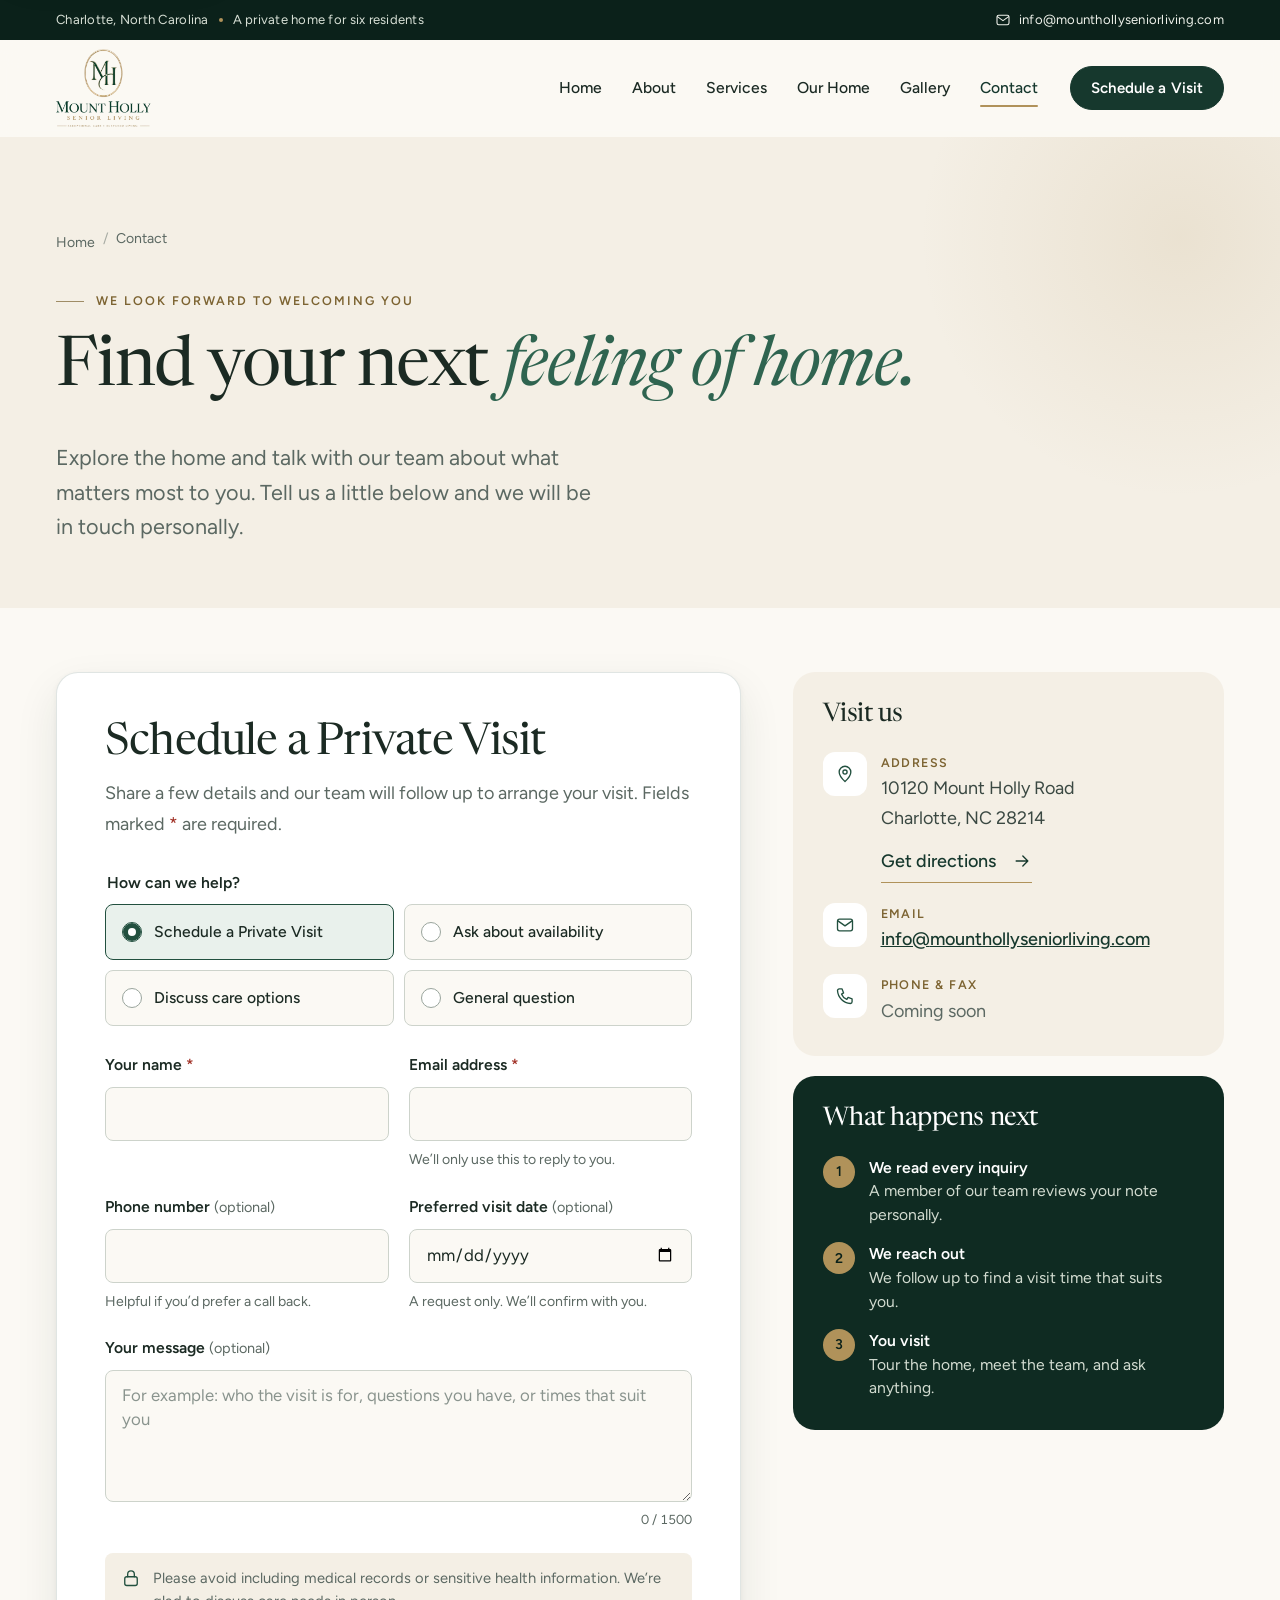
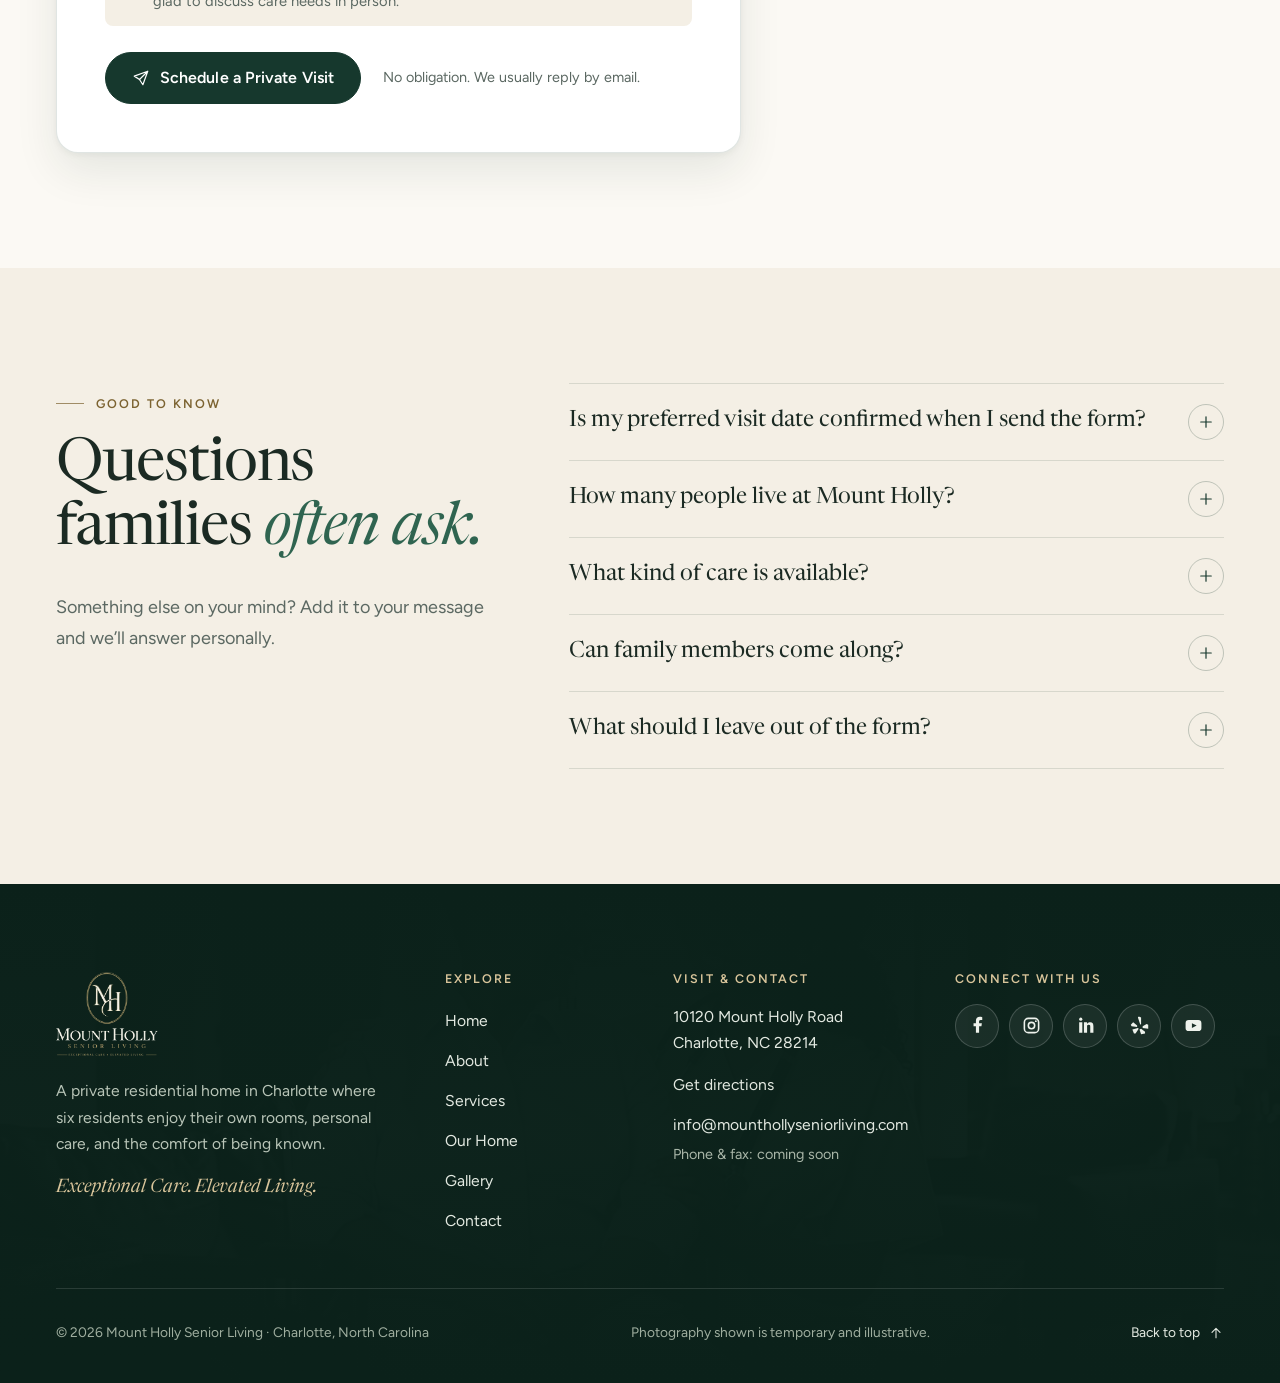
<file: contact.html>
<!DOCTYPE html>
<html lang="en">
<head>
  <meta charset="UTF-8">
  <meta name="viewport" content="width=device-width, initial-scale=1, viewport-fit=cover">
  <title>Schedule a Private Visit | Mount Holly Senior Living</title>
  <meta name="description" content="Schedule a private visit to Mount Holly Senior Living at 10120 Mount Holly Road, Charlotte, NC 28214. Send a short inquiry and our team will follow up personally.">
  <meta name="theme-color" content="#0f2b22">
  <meta property="og:type" content="website">
  <meta property="og:site_name" content="Mount Holly Senior Living">
  <meta property="og:title" content="Schedule a Private Visit | Mount Holly Senior Living">
  <meta property="og:description" content="Schedule a private visit to Mount Holly Senior Living at 10120 Mount Holly Road, Charlotte, NC 28214. Send a short inquiry and our team will follow up personally.">
  <meta property="og:image" content="images/nurse-resident.jpg">
  <link rel="icon" href="images/favicon.svg" type="image/svg+xml">
  <link rel="preload" href="fonts/newsreader.woff2" as="font" type="font/woff2" crossorigin>
  <link rel="preload" href="fonts/figtree.woff2" as="font" type="font/woff2" crossorigin>
  <link rel="stylesheet" href="styles.css?v=5">
  <script src="script.js?v=5" defer></script>
</head>
<body>
  <a class="skip" href="#main">Skip to main content</a>
  <div class="topbar" role="region" aria-label="Location and email">
    <div class="wrap">
      <p class="topbar-location">Charlotte, North Carolina <span class="dot" aria-hidden="true"></span> A private home for six residents</p>
      <a href="mailto:info@mounthollyseniorliving.com"><svg class="icon" viewBox="0 0 24 24" aria-hidden="true" focusable="false"><rect x="3" y="5" width="18" height="14" rx="2.5"/><path d="m3.5 7 8.5 6 8.5-6"/></svg><span>info@<wbr>mounthollyseniorliving.com</span></a>
    </div>
  </div>

  <!-- 01. Shared header & navigation -->
  <header class="header" id="top">
    <div class="wrap header-inner">
      <a class="brand" href="index.html" aria-label="Mount Holly Senior Living, home">
        <img src="images/brand-mark.webp" alt="Mount Holly Senior Living" width="340" height="279">
      </a>
      <button class="menu-toggle" type="button" aria-controls="site-nav" aria-expanded="false" hidden>
        <svg class="icon icon-menu" viewBox="0 0 24 24" aria-hidden="true" focusable="false"><path d="M4 7h16M4 12h16M4 17h10"/></svg><svg class="icon icon-close" viewBox="0 0 24 24" aria-hidden="true" focusable="false"><path d="M6 6l12 12M18 6 6 18"/></svg><span class="menu-label">Menu</span>
      </button>
      <nav class="nav" id="site-nav" aria-label="Main">
        <ul class="nav-links">
          <li><a href="index.html">Home</a></li>
          <li><a href="about.html">About</a></li>
          <li><a href="services.html">Services</a></li>
          <li><a href="living.html">Our Home</a></li>
          <li><a href="gallery.html">Gallery</a></li>
          <li><a href="contact.html" aria-current="page">Contact</a></li>
        </ul>
        <a class="button button-sm" href="contact.html">Schedule a Visit</a>
        <div class="nav-extra">
          <span>10120 Mount Holly Road, Charlotte, NC 28214</span>
          <a href="mailto:info@mounthollyseniorliving.com">info@<wbr>mounthollyseniorliving.com</a>
        </div>
      </nav>
    </div>
  </header>

  <!-- 02. Page content -->
  <main id="main">
    <section class="page-hero page-hero-compact">
      <div class="wrap page-hero-inner">
        <div>
          <ol class="breadcrumb" aria-label="Breadcrumb"><li><a href="index.html">Home</a></li><li aria-current="page">Contact</li></ol>
          <p class="eyebrow">We look forward to welcoming you</p>
          <h1>Find your next <em>feeling of home.</em></h1>
          <p class="lead">Explore the home and talk with our team about what matters most to you. Tell us a little below and we will be in touch personally.</p>
        </div>
      </div>
    </section>

    <section class="section wrap contact-grid" style="padding-top:clamp(40px,5vw,64px)" aria-label="Contact Mount Holly">
      <div class="form-card" id="inquiry">
        <form id="inquiry-form" action="api/inquiry.php" method="post">
          <h2>Schedule a Private Visit</h2>
          <p class="form-intro">Share a few details and our team will follow up to arrange your visit. Fields marked <span class="req" aria-hidden="true">*</span><span class="visually-hidden">with an asterisk</span> are required.</p>

          <fieldset class="fieldset">
            <legend>How can we help?</legend>
            <div class="choices">
                <label class="choice"><input type="radio" name="interest" value="Schedule a Private Visit" data-key="visit" checked><span>Schedule a Private Visit</span></label>
                <label class="choice"><input type="radio" name="interest" value="Ask about availability" data-key="availability"><span>Ask about availability</span></label>
                <label class="choice"><input type="radio" name="interest" value="Discuss care options" data-key="care"><span>Discuss care options</span></label>
                <label class="choice"><input type="radio" name="interest" value="General question" data-key="question"><span>General question</span></label>
            </div>
          </fieldset>

          <div class="field-grid">
            <div class="field">
              <label for="name">Your name <span class="req" aria-hidden="true">*</span></label>
              <input class="input" id="name" name="name" autocomplete="name" required maxlength="100" aria-describedby="name-error">
              <span class="field-error" id="name-error"><svg class="icon" viewBox="0 0 24 24" aria-hidden="true" focusable="false"><circle cx="12" cy="12" r="9"/><path d="M12 7.5v5.5M12 16.3v.1"/></svg><span></span></span>
            </div>
            <div class="field">
              <label for="email">Email address <span class="req" aria-hidden="true">*</span></label>
              <input class="input" id="email" name="email" type="email" inputmode="email" autocomplete="email" required maxlength="200" aria-describedby="email-hint email-error" spellcheck="false">
              <span class="hint" id="email-hint">We’ll only use this to reply to you.</span>
              <span class="field-error" id="email-error"><svg class="icon" viewBox="0 0 24 24" aria-hidden="true" focusable="false"><circle cx="12" cy="12" r="9"/><path d="M12 7.5v5.5M12 16.3v.1"/></svg><span></span></span>
            </div>
            <div class="field">
              <label for="phone">Phone number <span class="optional">(optional)</span></label>
              <input class="input" id="phone" name="phone" type="tel" inputmode="tel" autocomplete="tel" maxlength="40" aria-describedby="phone-hint">
              <span class="hint" id="phone-hint">Helpful if you’d prefer a call back.</span>
            </div>
            <div class="field">
              <label for="visit-date">Preferred visit date <span class="optional">(optional)</span></label>
              <input class="input" id="visit-date" name="visit_date" type="date" aria-describedby="date-hint visit-date-error">
              <span class="hint" id="date-hint">A request only. We’ll confirm with you.</span>
              <span class="field-error" id="visit-date-error"><svg class="icon" viewBox="0 0 24 24" aria-hidden="true" focusable="false"><circle cx="12" cy="12" r="9"/><path d="M12 7.5v5.5M12 16.3v.1"/></svg><span></span></span>
            </div>
          </div>

          <div class="field">
            <label for="message">Your message <span class="optional">(optional)</span></label>
            <textarea class="input" id="message" name="message" rows="4" maxlength="1500" placeholder="For example: who the visit is for, questions you have, or times that suit you" aria-describedby="message-count"></textarea>
            <div class="field-foot"><span></span><span class="counter" id="message-count" aria-live="off">0 / 1500</span></div>
          </div>

          <div class="honeypot" aria-hidden="true"><label for="website">Leave this blank</label><input id="website" name="website" tabindex="-1" autocomplete="off"></div>

          <p class="privacy-note"><svg class="icon" viewBox="0 0 24 24" aria-hidden="true" focusable="false"><rect x="4.5" y="10.5" width="15" height="10.5" rx="2.5"/><path d="M8 10.5V7.5a4 4 0 0 1 8 0v3"/></svg><span>Please avoid including medical records or sensitive health information. We’re glad to discuss care needs in person.</span></p>

          <div class="form-actions">
            <button class="button" type="submit"><svg class="icon" viewBox="0 0 24 24" aria-hidden="true" focusable="false"><path d="M21 3 10 14M21 3l-6.5 18-4.5-7-7-4.5z"/></svg><span class="button-label">Schedule a Private Visit</span></button>
            <p class="fine">No obligation. We usually reply by email.</p>
          </div>

          <div class="alert alert-error" id="form-error" role="alert" hidden><svg class="icon" viewBox="0 0 24 24" aria-hidden="true" focusable="false"><circle cx="12" cy="12" r="9"/><path d="M12 7.5v5.5M12 16.3v.1"/></svg><div><strong>We couldn’t send your inquiry.</strong> <span class="alert-message"></span> Your details are still here, so you can try again, or email us at <a href="mailto:info@mounthollyseniorliving.com">info@<wbr>mounthollyseniorliving.com</a>.</div></div>
          <p id="form-status" class="visually-hidden" role="status" aria-live="polite"></p>
        </form>

        <div class="form-success" id="form-success" tabindex="-1" hidden>
          <div class="success-mark"><svg class="icon" viewBox="0 0 24 24" aria-hidden="true" focusable="false"><path d="m5 12.5 4.5 4.5L19 7.5"/></svg></div>
          <h2>Thank you<span class="success-name"></span>.</h2>
          <p class="success-message">Your inquiry has been submitted. Our team will follow up to arrange your visit.</p>
          <p class="fine">If your preferred date was included, we’ll confirm it with you before your visit.</p>
          <div class="button-row">
            <a class="button button-ghost" href="living.html">Explore our home while you wait</a>
          </div>
        </div>
      </div>

      <aside class="contact-aside" aria-label="Contact details">
        <div class="info-card">
          <h2>Visit us</h2>
          <ul class="info-list">
            <li><span class="icon-wrap"><svg class="icon" viewBox="0 0 24 24" aria-hidden="true" focusable="false"><path d="M12 21s-7-6.1-7-11.3a7 7 0 0 1 14 0C19 14.9 12 21 12 21z"/><circle cx="12" cy="9.7" r="2.5"/></svg></span><div><span class="label">Address</span><address>10120 Mount Holly Road<br>Charlotte, NC 28214</address><a class="text-link" href="https://www.google.com/maps/search/?api=1&amp;query=10120+Mount+Holly+Road+Charlotte+NC+28214" target="_blank" rel="noopener noreferrer">Get directions<span class="visually-hidden"> (opens in a new tab)</span> <svg class="icon icon-arrow" viewBox="0 0 24 24" aria-hidden="true" focusable="false"><path d="M5 12h14M13 6l6 6-6 6"/></svg></a></div></li>
            <li><span class="icon-wrap"><svg class="icon" viewBox="0 0 24 24" aria-hidden="true" focusable="false"><rect x="3" y="5" width="18" height="14" rx="2.5"/><path d="m3.5 7 8.5 6 8.5-6"/></svg></span><div><span class="label">Email</span><a href="mailto:info@mounthollyseniorliving.com">info@<wbr>mounthollyseniorliving.com</a></div></li>
            <li><span class="icon-wrap"><svg class="icon" viewBox="0 0 24 24" aria-hidden="true" focusable="false"><path d="M5 3.5h3.5l1.8 4.8-2.4 1.5a11.5 11.5 0 0 0 6.3 6.3l1.5-2.4 4.8 1.8V19a2 2 0 0 1-2 2A16.5 16.5 0 0 1 3 5.5a2 2 0 0 1 2-2z"/></svg></span><div><span class="label">Phone &amp; fax</span><span class="muted">Coming soon</span></div></li>
          </ul>
        </div>
        <div class="info-card dark">
          <h2>What happens next</h2>
          <ol class="mini-steps">
            <li><span><strong>We read every inquiry</strong>A member of our team reviews your note personally.</span></li>
            <li><span><strong>We reach out</strong>We follow up to find a visit time that suits you.</span></li>
            <li><span><strong>You visit</strong>Tour the home, meet the team, and ask anything.</span></li>
          </ol>
        </div>
      </aside>
    </section>

    <section class="section surface-linen" aria-labelledby="faq-title">
      <div class="wrap faq">
        <div data-reveal>
          <p class="eyebrow">Good to know</p>
          <h2 id="faq-title">Questions families <em>often ask.</em></h2>
          <p class="muted">Something else on your mind? Add it to your message and we’ll answer personally.</p>
        </div>
        <div class="faq-list" data-reveal data-reveal-delay="1">
          <details><summary>Is my preferred visit date confirmed when I send the form?<span class="faq-toggle"><svg class="icon" viewBox="0 0 24 24" aria-hidden="true" focusable="false"><path d="M12 5v14M5 12h14"/></svg></span></summary><div><p>Not yet. Your preferred date is a request rather than a booked appointment. Our team will follow up with you to confirm a time that works.</p></div></details>
          <details><summary>How many people live at Mount Holly?<span class="faq-toggle"><svg class="icon" viewBox="0 0 24 24" aria-hidden="true" focusable="false"><path d="M12 5v14M5 12h14"/></svg></span></summary><div><p>Mount Holly is a private residential home for six residents, and each resident has their own private, single-occupancy room.</p></div></details>
          <details><summary>What kind of care is available?<span class="faq-toggle"><svg class="icon" viewBox="0 0 24 24" aria-hidden="true" focusable="false"><path d="M12 5v14M5 12h14"/></svg></span></summary><div><p>Residents receive 24-hour personal care and support, individual care planning, medication management, and coordination with qualified health professionals, all guided by experienced nursing leadership. <a href="services.html">See all eleven services</a>.</p></div></details>
          <details><summary>Can family members come along?<span class="faq-toggle"><svg class="icon" viewBox="0 0 24 24" aria-hidden="true" focusable="false"><path d="M12 5v14M5 12h14"/></svg></span></summary><div><p>Yes. Family is part of everyday life here, and you are welcome to bring a loved one to your visit.</p></div></details>
          <details><summary>What should I leave out of the form?<span class="faq-toggle"><svg class="icon" viewBox="0 0 24 24" aria-hidden="true" focusable="false"><path d="M12 5v14M5 12h14"/></svg></span></summary><div><p>Please don’t include medical records or sensitive health information. We are happy to talk through care needs in person or by phone once we connect.</p></div></details>
        </div>
      </div>
    </section>
  </main>

  <!-- 04. Shared footer -->
  <footer class="site-footer">
    <div class="wrap">
      <div class="footer-top">
        <div class="footer-brand">
          <img src="images/brand-mark-light.webp" alt="Mount Holly Senior Living" width="340" height="279" loading="lazy" decoding="async">
          <p>A private residential home in Charlotte where six residents enjoy their own rooms, personal care, and the comfort of being known.</p>
          <p class="footer-tagline">Exceptional Care. Elevated Living.</p>
        </div>
        <nav class="footer-col" aria-label="Footer">
          <h2>Explore</h2>
          <ul>
            <li><a href="index.html">Home</a></li>
            <li><a href="about.html">About</a></li>
            <li><a href="services.html">Services</a></li>
            <li><a href="living.html">Our Home</a></li>
            <li><a href="gallery.html">Gallery</a></li>
            <li><a href="contact.html">Contact</a></li>
          </ul>
        </nav>
        <div class="footer-col">
          <h2>Visit &amp; contact</h2>
          <address>10120 Mount Holly Road<br>Charlotte, NC 28214</address>
          <ul>
            <li><a href="https://www.google.com/maps/search/?api=1&amp;query=10120+Mount+Holly+Road+Charlotte+NC+28214" target="_blank" rel="noopener noreferrer">Get directions<span class="visually-hidden"> (opens in a new tab)</span></a></li>
            <li><a href="mailto:info@mounthollyseniorliving.com">info@<wbr>mounthollyseniorliving.com</a></li>
          </ul>
          <p class="fine">Phone &amp; fax: coming soon</p>
        </div>
        <div class="footer-col">
          <h2>Connect with us</h2>
          <div class="social-icon-row" aria-label="Social media">
            <button type="button" data-social="Facebook" aria-label="Facebook" title="Facebook"><svg viewBox="0 0 24 24" aria-hidden="true" focusable="false"><path d="M14 21v-8h3l.5-4H14V7c0-1 .3-2 2-2h2V1.5C17 1 16 1 15 1c-3 0-5 2-5 5v3H7v4h3v8z"/></svg></button>
            <button type="button" data-social="Instagram" aria-label="Instagram" title="Instagram"><svg viewBox="0 0 24 24" aria-hidden="true" focusable="false"><rect x="3" y="3" width="18" height="18" rx="5" fill="none" stroke="currentColor" stroke-width="2"/><circle cx="12" cy="12" r="4" fill="none" stroke="currentColor" stroke-width="2"/><circle cx="17.5" cy="6.5" r="1.2"/></svg></button>
            <button type="button" data-social="LinkedIn" aria-label="LinkedIn" title="LinkedIn"><svg viewBox="0 0 24 24" aria-hidden="true" focusable="false"><path d="M4 8h4v13H4zM10 8h4v2c1-2 3-2 4-2 3 0 4 2 4 5v8h-4v-7c0-2 0-3-2-3s-2 1-2 3v7h-4z"/><circle cx="6" cy="4" r="2"/></svg></button>
            <button type="button" data-social="Yelp" aria-label="Yelp" title="Yelp"><svg viewBox="0 0 24 24" aria-hidden="true" focusable="false"><path d="M10 2c0-1 1-1 2-1l2 1v8l-1 1-3-9zM4 8l5 4v2l-7-1-1-2 3-3zM3 17l7-2 1 1-4 6H5l-2-5zM14 16l5 4v2l-5 1-2-6 2-1zM16 13l5-3 2 1v5l-7-1z"/></svg></button>
            <button type="button" data-social="YouTube" aria-label="YouTube" title="YouTube"><svg viewBox="0 0 24 24" aria-hidden="true" focusable="false"><path d="M6 5h12a4 4 0 0 1 4 4v6a4 4 0 0 1-4 4H6a4 4 0 0 1-4-4V9a4 4 0 0 1 4-4zm4 4v6l6-3z" fill-rule="evenodd"/></svg></button>
          </div>
          <p class="social-status" role="status"></p>
        </div>
      </div>
      <div class="footer-bottom">
        <p>&copy; <span id="year">2026</span> Mount Holly Senior Living &middot; Charlotte, North Carolina</p>
        <p>Photography shown is temporary and illustrative.</p>
        <a class="to-top" href="#top">Back to top <svg class="icon icon-arrow" viewBox="0 0 24 24" aria-hidden="true" focusable="false"><path d="M5 12h14M13 6l6 6-6 6"/></svg></a>
      </div>
    </div>
  </footer>
</body>
</html>
</file>
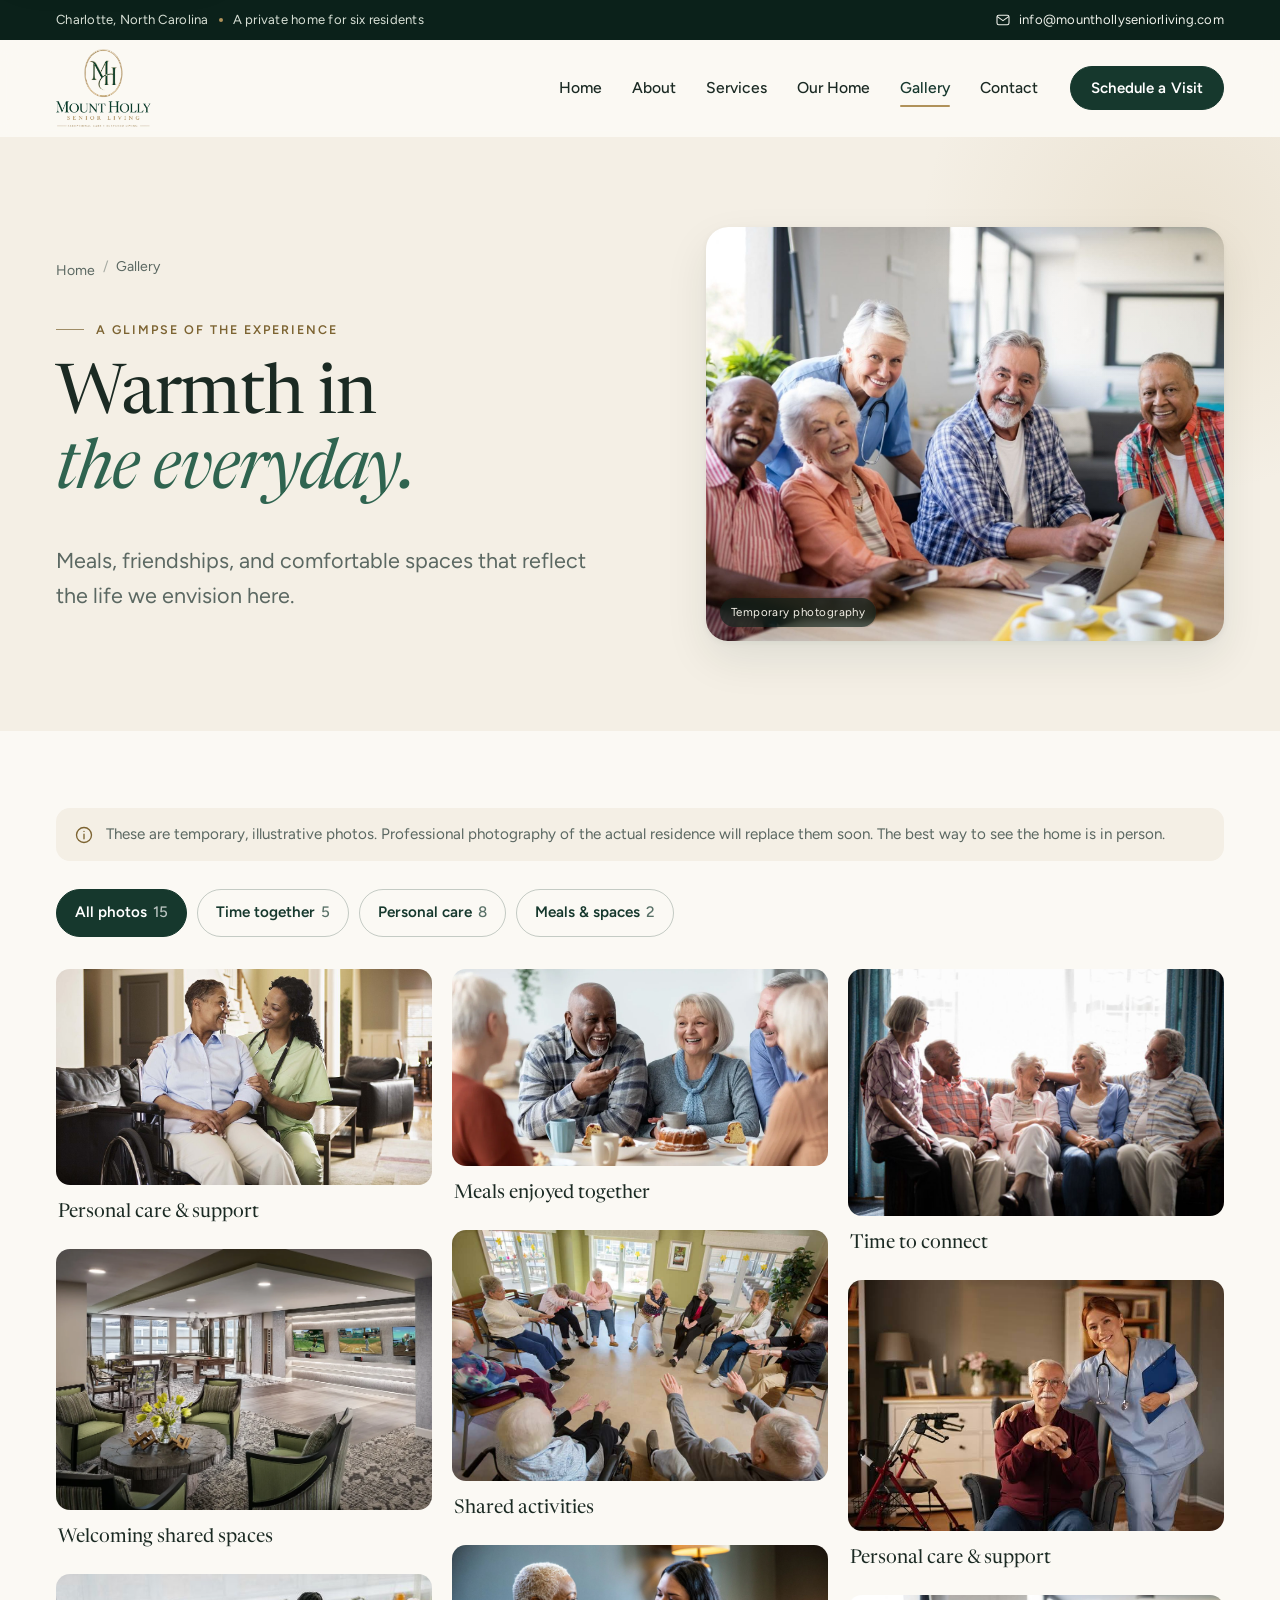
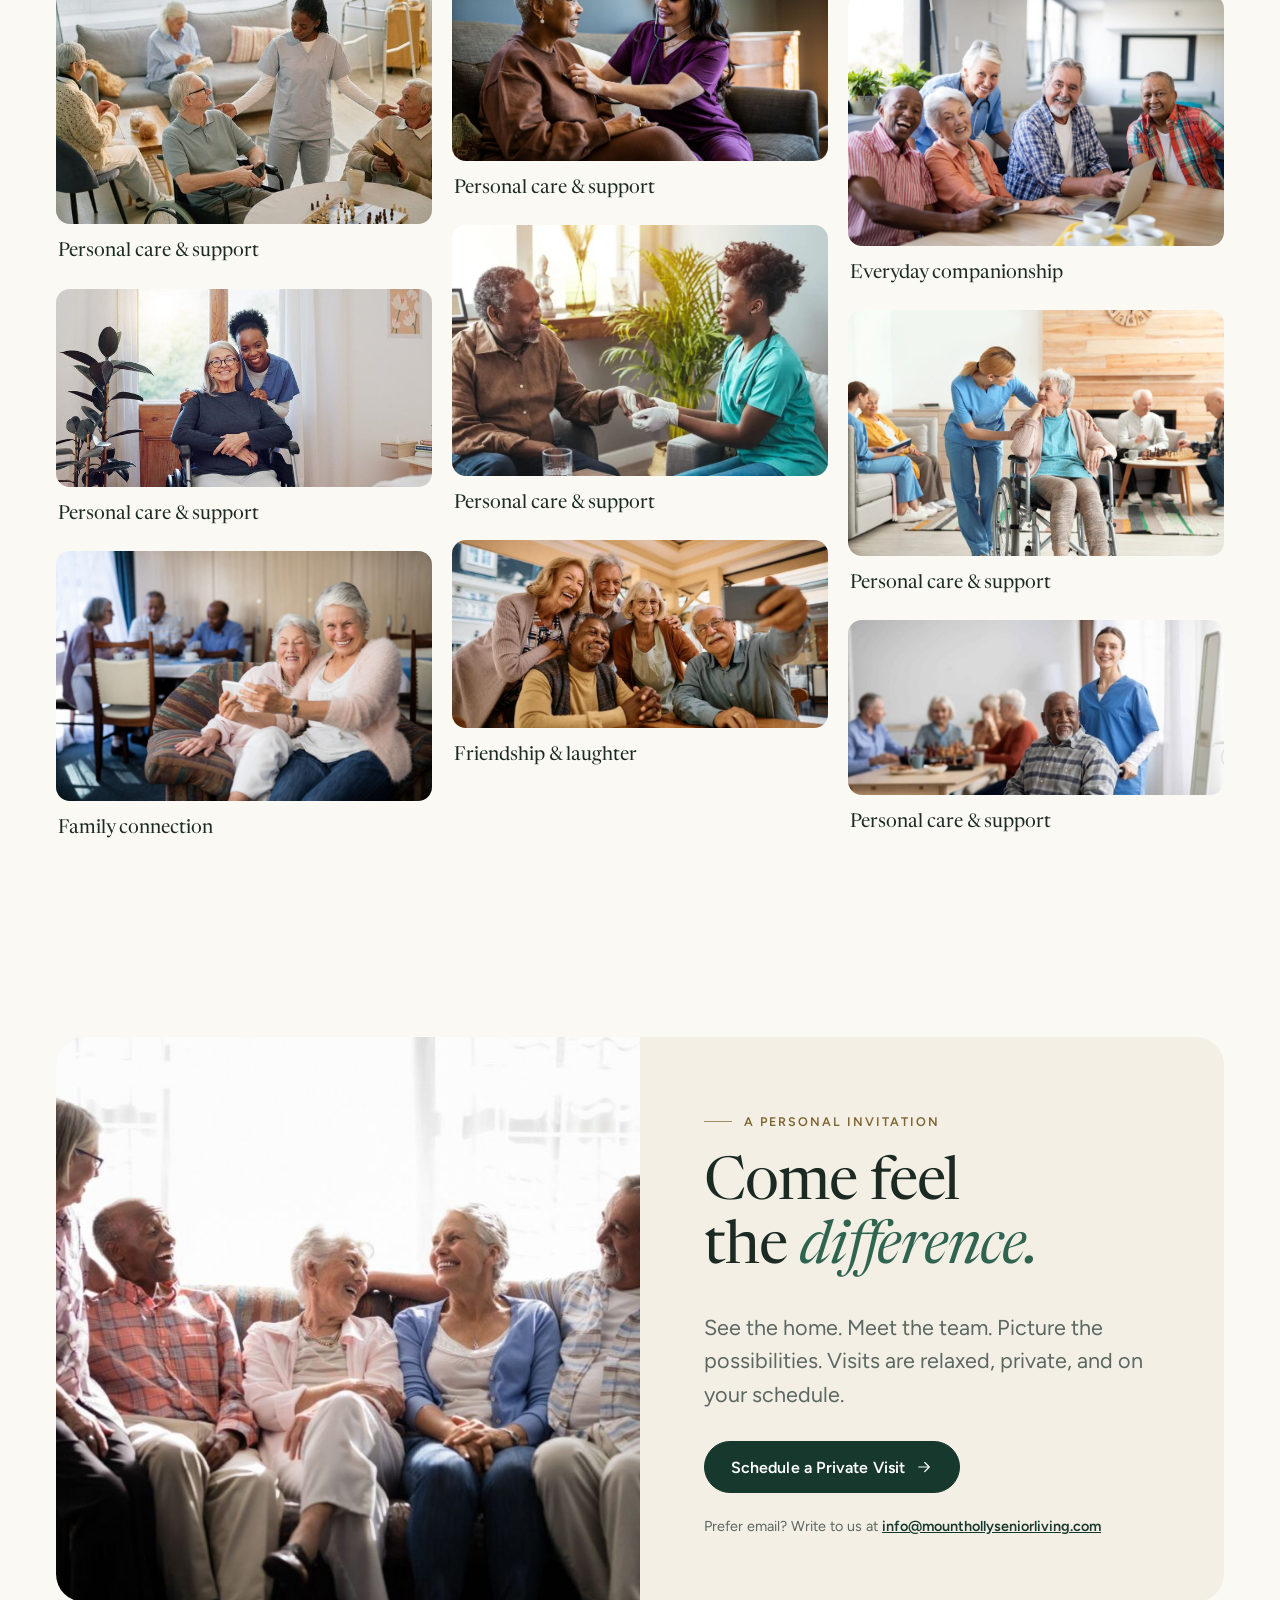
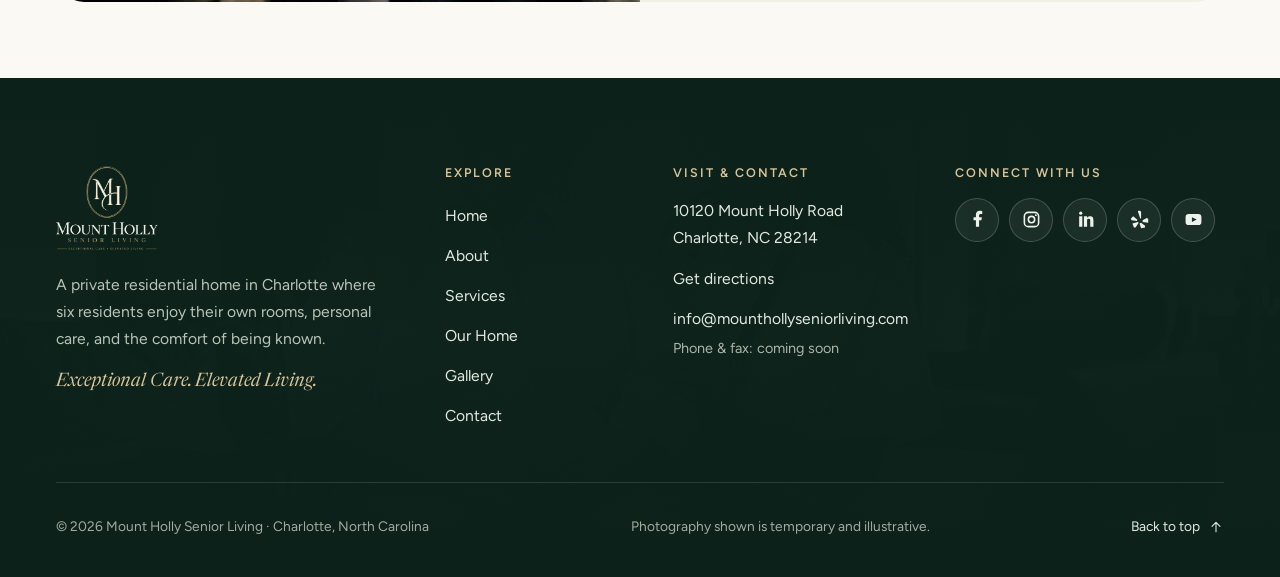
<file: gallery.html>
<!DOCTYPE html>
<html lang="en">
<head>
  <meta charset="UTF-8">
  <meta name="viewport" content="width=device-width, initial-scale=1, viewport-fit=cover">
  <title>Gallery | Mount Holly Senior Living</title>
  <meta name="description" content="A glimpse of everyday life at Mount Holly Senior Living: shared meals, friendship, personal care, and comfortable spaces.">
  <meta name="theme-color" content="#0f2b22">
  <meta property="og:type" content="website">
  <meta property="og:site_name" content="Mount Holly Senior Living">
  <meta property="og:title" content="Gallery | Mount Holly Senior Living">
  <meta property="og:description" content="A glimpse of everyday life at Mount Holly Senior Living: shared meals, friendship, personal care, and comfortable spaces.">
  <meta property="og:image" content="images/nurse-resident.jpg">
  <link rel="icon" href="images/favicon.svg" type="image/svg+xml">
  <link rel="preload" href="fonts/newsreader.woff2" as="font" type="font/woff2" crossorigin>
  <link rel="preload" href="fonts/figtree.woff2" as="font" type="font/woff2" crossorigin>
  <link rel="stylesheet" href="styles.css?v=5">
  <script src="script.js?v=5" defer></script>
</head>
<body>
  <a class="skip" href="#main">Skip to main content</a>
  <div class="topbar" role="region" aria-label="Location and email">
    <div class="wrap">
      <p class="topbar-location">Charlotte, North Carolina <span class="dot" aria-hidden="true"></span> A private home for six residents</p>
      <a href="mailto:info@mounthollyseniorliving.com"><svg class="icon" viewBox="0 0 24 24" aria-hidden="true" focusable="false"><rect x="3" y="5" width="18" height="14" rx="2.5"/><path d="m3.5 7 8.5 6 8.5-6"/></svg><span>info@<wbr>mounthollyseniorliving.com</span></a>
    </div>
  </div>

  <!-- 01. Shared header & navigation -->
  <header class="header" id="top">
    <div class="wrap header-inner">
      <a class="brand" href="index.html" aria-label="Mount Holly Senior Living, home">
        <img src="images/brand-mark.webp" alt="Mount Holly Senior Living" width="340" height="279">
      </a>
      <button class="menu-toggle" type="button" aria-controls="site-nav" aria-expanded="false" hidden>
        <svg class="icon icon-menu" viewBox="0 0 24 24" aria-hidden="true" focusable="false"><path d="M4 7h16M4 12h16M4 17h10"/></svg><svg class="icon icon-close" viewBox="0 0 24 24" aria-hidden="true" focusable="false"><path d="M6 6l12 12M18 6 6 18"/></svg><span class="menu-label">Menu</span>
      </button>
      <nav class="nav" id="site-nav" aria-label="Main">
        <ul class="nav-links">
          <li><a href="index.html">Home</a></li>
          <li><a href="about.html">About</a></li>
          <li><a href="services.html">Services</a></li>
          <li><a href="living.html">Our Home</a></li>
          <li><a href="gallery.html" aria-current="page">Gallery</a></li>
          <li><a href="contact.html">Contact</a></li>
        </ul>
        <a class="button button-sm" href="contact.html">Schedule a Visit</a>
        <div class="nav-extra">
          <span>10120 Mount Holly Road, Charlotte, NC 28214</span>
          <a href="mailto:info@mounthollyseniorliving.com">info@<wbr>mounthollyseniorliving.com</a>
        </div>
      </nav>
    </div>
  </header>

  <!-- 02. Page content -->
  <main id="main">
    <section class="page-hero">
      <div class="wrap page-hero-inner">
        <div>
          <ol class="breadcrumb" aria-label="Breadcrumb"><li><a href="index.html">Home</a></li><li aria-current="page">Gallery</li></ol>
          <p class="eyebrow">A glimpse of the experience</p>
          <h1>Warmth in<br><em>the everyday.</em></h1>
          <p class="lead">Meals, friendships, and comfortable spaces that reflect the life we envision here.</p>
        </div>
        <div class="photo"><img src="images/gallery-13.jpg" alt="Older friends gathered around a table sharing stories (temporary photography)" width="1800" height="1200" fetchpriority="high"><span class="photo-note">Temporary photography</span></div>
      </div>
    </section>

    <section class="section wrap" aria-labelledby="gallery-title" style="padding-top:clamp(48px,6vw,80px)">
      <h2 class="visually-hidden" id="gallery-title">Photo gallery</h2>
      <p class="photo-notice"><svg class="icon" viewBox="0 0 24 24" aria-hidden="true" focusable="false"><circle cx="12" cy="12" r="9"/><path d="M12 11v5.5M12 7.6v.1"/></svg><span>These are temporary, illustrative photos. Professional photography of the actual residence will replace them soon. The best way to see the home is in person.</span></p>
      <div class="filters" role="group" aria-label="Filter photos" hidden><button class="filter" type="button" data-filter="all" aria-pressed="true">All photos<span class="count">15</span></button><button class="filter" type="button" data-filter="together" aria-pressed="false">Time together<span class="count">5</span></button><button class="filter" type="button" data-filter="care" aria-pressed="false">Personal care<span class="count">8</span></button><button class="filter" type="button" data-filter="spaces" aria-pressed="false">Meals &amp; spaces<span class="count">2</span></button></div>
      <p class="visually-hidden" id="gallery-status" role="status" aria-live="polite"></p>
      <div class="masonry" id="gallery-grid">
        <figure data-category="care"><button class="tile" type="button" aria-label="View larger: Personal care and support"><img src="images/gallery-01.jpg" alt="A caregiver offering personal support to an older adult (temporary photography)" width="1140" height="655" loading="lazy" decoding="async"><span class="tile-zoom"><svg class="icon" viewBox="0 0 24 24" aria-hidden="true" focusable="false"><path d="M4 9V4h5M20 9V4h-5M4 15v5h5M20 15v5h-5"/></svg></span></button><figcaption>Personal care &amp; support</figcaption></figure>
        <figure data-category="spaces"><button class="tile" type="button" aria-label="View larger: Welcoming shared spaces"><img src="images/gallery-02.webp" alt="Spacious furnished living and activity room (temporary photography)" width="1800" height="1246" loading="lazy" decoding="async"><span class="tile-zoom"><svg class="icon" viewBox="0 0 24 24" aria-hidden="true" focusable="false"><path d="M4 9V4h5M20 9V4h-5M4 15v5h5M20 15v5h-5"/></svg></span></button><figcaption>Welcoming shared spaces</figcaption></figure>
        <figure data-category="care"><button class="tile" type="button" aria-label="View larger: Personal care and support"><img src="images/gallery-03.jpg" alt="A caregiver offering personal support to an older adult (temporary photography)" width="540" height="360" loading="lazy" decoding="async"><span class="tile-zoom"><svg class="icon" viewBox="0 0 24 24" aria-hidden="true" focusable="false"><path d="M4 9V4h5M20 9V4h-5M4 15v5h5M20 15v5h-5"/></svg></span></button><figcaption>Personal care &amp; support</figcaption></figure>
        <figure data-category="care"><button class="tile" type="button" aria-label="View larger: Personal care and support"><img src="images/gallery-04.jpg" alt="A caregiver offering personal support to an older adult (temporary photography)" width="683" height="360" loading="lazy" decoding="async"><span class="tile-zoom"><svg class="icon" viewBox="0 0 24 24" aria-hidden="true" focusable="false"><path d="M4 9V4h5M20 9V4h-5M4 15v5h5M20 15v5h-5"/></svg></span></button><figcaption>Personal care &amp; support</figcaption></figure>
        <figure data-category="together"><button class="tile" type="button" aria-label="View larger: Family connection"><img src="images/gallery-05.jpeg" alt="Older adults and visitors spending time together (temporary photography)" width="1800" height="1200" loading="lazy" decoding="async"><span class="tile-zoom"><svg class="icon" viewBox="0 0 24 24" aria-hidden="true" focusable="false"><path d="M4 9V4h5M20 9V4h-5M4 15v5h5M20 15v5h-5"/></svg></span></button><figcaption>Family connection</figcaption></figure>
        <figure data-category="spaces"><button class="tile" type="button" aria-label="View larger: Meals enjoyed together"><img src="images/gallery-06.webp" alt="Older adults sharing a meal (temporary photography)" width="1400" height="733" loading="lazy" decoding="async"><span class="tile-zoom"><svg class="icon" viewBox="0 0 24 24" aria-hidden="true" focusable="false"><path d="M4 9V4h5M20 9V4h-5M4 15v5h5M20 15v5h-5"/></svg></span></button><figcaption>Meals enjoyed together</figcaption></figure>
        <figure data-category="together"><button class="tile" type="button" aria-label="View larger: Shared activities"><img src="images/gallery-07.jpg" alt="Older adults taking part in a seated group activity (temporary photography)" width="1024" height="683" loading="lazy" decoding="async"><span class="tile-zoom"><svg class="icon" viewBox="0 0 24 24" aria-hidden="true" focusable="false"><path d="M4 9V4h5M20 9V4h-5M4 15v5h5M20 15v5h-5"/></svg></span></button><figcaption>Shared activities</figcaption></figure>
        <figure data-category="care"><button class="tile" type="button" aria-label="View larger: Personal care and support"><img src="images/gallery-08.jpg" alt="A caregiver offering personal support to an older adult (temporary photography)" width="1800" height="1034" loading="lazy" decoding="async"><span class="tile-zoom"><svg class="icon" viewBox="0 0 24 24" aria-hidden="true" focusable="false"><path d="M4 9V4h5M20 9V4h-5M4 15v5h5M20 15v5h-5"/></svg></span></button><figcaption>Personal care &amp; support</figcaption></figure>
        <figure data-category="care"><button class="tile" type="button" aria-label="View larger: Personal care and support"><img src="images/gallery-09.webp" alt="A caregiver offering personal support to an older adult (temporary photography)" width="850" height="567" loading="lazy" decoding="async"><span class="tile-zoom"><svg class="icon" viewBox="0 0 24 24" aria-hidden="true" focusable="false"><path d="M4 9V4h5M20 9V4h-5M4 15v5h5M20 15v5h-5"/></svg></span></button><figcaption>Personal care &amp; support</figcaption></figure>
        <figure data-category="together"><button class="tile" type="button" aria-label="View larger: Friendship and laughter"><img src="images/gallery-10.webp" alt="A diverse group of older adults smiling together (temporary photography)" width="960" height="480" loading="lazy" decoding="async"><span class="tile-zoom"><svg class="icon" viewBox="0 0 24 24" aria-hidden="true" focusable="false"><path d="M4 9V4h5M20 9V4h-5M4 15v5h5M20 15v5h-5"/></svg></span></button><figcaption>Friendship &amp; laughter</figcaption></figure>
        <figure data-category="together"><button class="tile" type="button" aria-label="View larger: Time to connect"><img src="images/gallery-11.jpg" alt="Older adults enjoying conversation (temporary photography)" width="1024" height="672" loading="lazy" decoding="async"><span class="tile-zoom"><svg class="icon" viewBox="0 0 24 24" aria-hidden="true" focusable="false"><path d="M4 9V4h5M20 9V4h-5M4 15v5h5M20 15v5h-5"/></svg></span></button><figcaption>Time to connect</figcaption></figure>
        <figure data-category="care"><button class="tile" type="button" aria-label="View larger: Personal care and support"><img src="images/gallery-12.jpg" alt="A caregiver offering personal support to an older adult (temporary photography)" width="678" height="452" loading="lazy" decoding="async"><span class="tile-zoom"><svg class="icon" viewBox="0 0 24 24" aria-hidden="true" focusable="false"><path d="M4 9V4h5M20 9V4h-5M4 15v5h5M20 15v5h-5"/></svg></span></button><figcaption>Personal care &amp; support</figcaption></figure>
        <figure data-category="together"><button class="tile" type="button" aria-label="View larger: Everyday companionship"><img src="images/gallery-13.jpg" alt="A diverse group of older adults gathered around a table (temporary photography)" width="1800" height="1200" loading="lazy" decoding="async"><span class="tile-zoom"><svg class="icon" viewBox="0 0 24 24" aria-hidden="true" focusable="false"><path d="M4 9V4h5M20 9V4h-5M4 15v5h5M20 15v5h-5"/></svg></span></button><figcaption>Everyday companionship</figcaption></figure>
        <figure data-category="care"><button class="tile" type="button" aria-label="View larger: Personal care and support"><img src="images/gallery-14.jpeg" alt="A caregiver offering personal support to an older adult (temporary photography)" width="1024" height="672" loading="lazy" decoding="async"><span class="tile-zoom"><svg class="icon" viewBox="0 0 24 24" aria-hidden="true" focusable="false"><path d="M4 9V4h5M20 9V4h-5M4 15v5h5M20 15v5h-5"/></svg></span></button><figcaption>Personal care &amp; support</figcaption></figure>
        <figure data-category="care"><button class="tile" type="button" aria-label="View larger: Personal care and support"><img src="images/gallery-15.jpg" alt="A caregiver offering personal support to an older adult (temporary photography)" width="800" height="371" loading="lazy" decoding="async"><span class="tile-zoom"><svg class="icon" viewBox="0 0 24 24" aria-hidden="true" focusable="false"><path d="M4 9V4h5M20 9V4h-5M4 15v5h5M20 15v5h-5"/></svg></span></button><figcaption>Personal care &amp; support</figcaption></figure>
      </div>
    </section>

    <dialog class="lightbox" id="lightbox" aria-label="Photo viewer">
      <div class="lightbox-bar"><span class="lightbox-count" aria-live="polite"></span><button class="lb-btn" type="button" data-lb="close" aria-label="Close photo viewer"><svg class="icon" viewBox="0 0 24 24" aria-hidden="true" focusable="false"><path d="M6 6l12 12M18 6 6 18"/></svg></button></div>
      <div class="lightbox-stage">
        <button class="lb-btn lb-prev" type="button" data-lb="prev" aria-label="Previous photo"><svg class="icon" viewBox="0 0 24 24" aria-hidden="true" focusable="false"><path d="m15 5-7 7 7 7"/></svg></button>
        <img alt="">
        <button class="lb-btn lb-next" type="button" data-lb="next" aria-label="Next photo"><svg class="icon" viewBox="0 0 24 24" aria-hidden="true" focusable="false"><path d="m9 5 7 7-7 7"/></svg></button>
      </div>
      <p class="lightbox-caption"></p>
    </dialog>
  </main>

  <!-- 03. Shared invitation -->
  <section class="invitation" aria-labelledby="invite-title">
    <div class="wrap">
      <div class="invitation-card" data-reveal>
        <div class="photo"><img src="images/conversation.jpg" alt="Five older adults laughing together on a sofa (temporary photography)" width="1024" height="672" loading="lazy" decoding="async"></div>
        <div class="invitation-body">
          <p class="eyebrow">A personal invitation</p>
          <h2 id="invite-title">Come feel the <em>difference.</em></h2>
          <p>See the home. Meet the team. Picture the possibilities. Visits are relaxed, private, and on your schedule.</p>
          <div class="button-row">
            <a class="button" href="contact.html">Schedule a Private Visit <svg class="icon icon-arrow" viewBox="0 0 24 24" aria-hidden="true" focusable="false"><path d="M5 12h14M13 6l6 6-6 6"/></svg></a>
          </div>
          <p class="fine">Prefer email? Write to us at <a href="mailto:info@mounthollyseniorliving.com">info@<wbr>mounthollyseniorliving.com</a></p>
        </div>
      </div>
    </div>
  </section>

  <!-- 04. Shared footer -->
  <footer class="site-footer">
    <div class="wrap">
      <div class="footer-top">
        <div class="footer-brand">
          <img src="images/brand-mark-light.webp" alt="Mount Holly Senior Living" width="340" height="279" loading="lazy" decoding="async">
          <p>A private residential home in Charlotte where six residents enjoy their own rooms, personal care, and the comfort of being known.</p>
          <p class="footer-tagline">Exceptional Care. Elevated Living.</p>
        </div>
        <nav class="footer-col" aria-label="Footer">
          <h2>Explore</h2>
          <ul>
            <li><a href="index.html">Home</a></li>
            <li><a href="about.html">About</a></li>
            <li><a href="services.html">Services</a></li>
            <li><a href="living.html">Our Home</a></li>
            <li><a href="gallery.html">Gallery</a></li>
            <li><a href="contact.html">Contact</a></li>
          </ul>
        </nav>
        <div class="footer-col">
          <h2>Visit &amp; contact</h2>
          <address>10120 Mount Holly Road<br>Charlotte, NC 28214</address>
          <ul>
            <li><a href="https://www.google.com/maps/search/?api=1&amp;query=10120+Mount+Holly+Road+Charlotte+NC+28214" target="_blank" rel="noopener noreferrer">Get directions<span class="visually-hidden"> (opens in a new tab)</span></a></li>
            <li><a href="mailto:info@mounthollyseniorliving.com">info@<wbr>mounthollyseniorliving.com</a></li>
          </ul>
          <p class="fine">Phone &amp; fax: coming soon</p>
        </div>
        <div class="footer-col">
          <h2>Connect with us</h2>
          <div class="social-icon-row" aria-label="Social media">
            <button type="button" data-social="Facebook" aria-label="Facebook" title="Facebook"><svg viewBox="0 0 24 24" aria-hidden="true" focusable="false"><path d="M14 21v-8h3l.5-4H14V7c0-1 .3-2 2-2h2V1.5C17 1 16 1 15 1c-3 0-5 2-5 5v3H7v4h3v8z"/></svg></button>
            <button type="button" data-social="Instagram" aria-label="Instagram" title="Instagram"><svg viewBox="0 0 24 24" aria-hidden="true" focusable="false"><rect x="3" y="3" width="18" height="18" rx="5" fill="none" stroke="currentColor" stroke-width="2"/><circle cx="12" cy="12" r="4" fill="none" stroke="currentColor" stroke-width="2"/><circle cx="17.5" cy="6.5" r="1.2"/></svg></button>
            <button type="button" data-social="LinkedIn" aria-label="LinkedIn" title="LinkedIn"><svg viewBox="0 0 24 24" aria-hidden="true" focusable="false"><path d="M4 8h4v13H4zM10 8h4v2c1-2 3-2 4-2 3 0 4 2 4 5v8h-4v-7c0-2 0-3-2-3s-2 1-2 3v7h-4z"/><circle cx="6" cy="4" r="2"/></svg></button>
            <button type="button" data-social="Yelp" aria-label="Yelp" title="Yelp"><svg viewBox="0 0 24 24" aria-hidden="true" focusable="false"><path d="M10 2c0-1 1-1 2-1l2 1v8l-1 1-3-9zM4 8l5 4v2l-7-1-1-2 3-3zM3 17l7-2 1 1-4 6H5l-2-5zM14 16l5 4v2l-5 1-2-6 2-1zM16 13l5-3 2 1v5l-7-1z"/></svg></button>
            <button type="button" data-social="YouTube" aria-label="YouTube" title="YouTube"><svg viewBox="0 0 24 24" aria-hidden="true" focusable="false"><path d="M6 5h12a4 4 0 0 1 4 4v6a4 4 0 0 1-4 4H6a4 4 0 0 1-4-4V9a4 4 0 0 1 4-4zm4 4v6l6-3z" fill-rule="evenodd"/></svg></button>
          </div>
          <p class="social-status" role="status"></p>
        </div>
      </div>
      <div class="footer-bottom">
        <p>&copy; <span id="year">2026</span> Mount Holly Senior Living &middot; Charlotte, North Carolina</p>
        <p>Photography shown is temporary and illustrative.</p>
        <a class="to-top" href="#top">Back to top <svg class="icon icon-arrow" viewBox="0 0 24 24" aria-hidden="true" focusable="false"><path d="M5 12h14M13 6l6 6-6 6"/></svg></a>
      </div>
    </div>
  </footer>
</body>
</html>
</file>
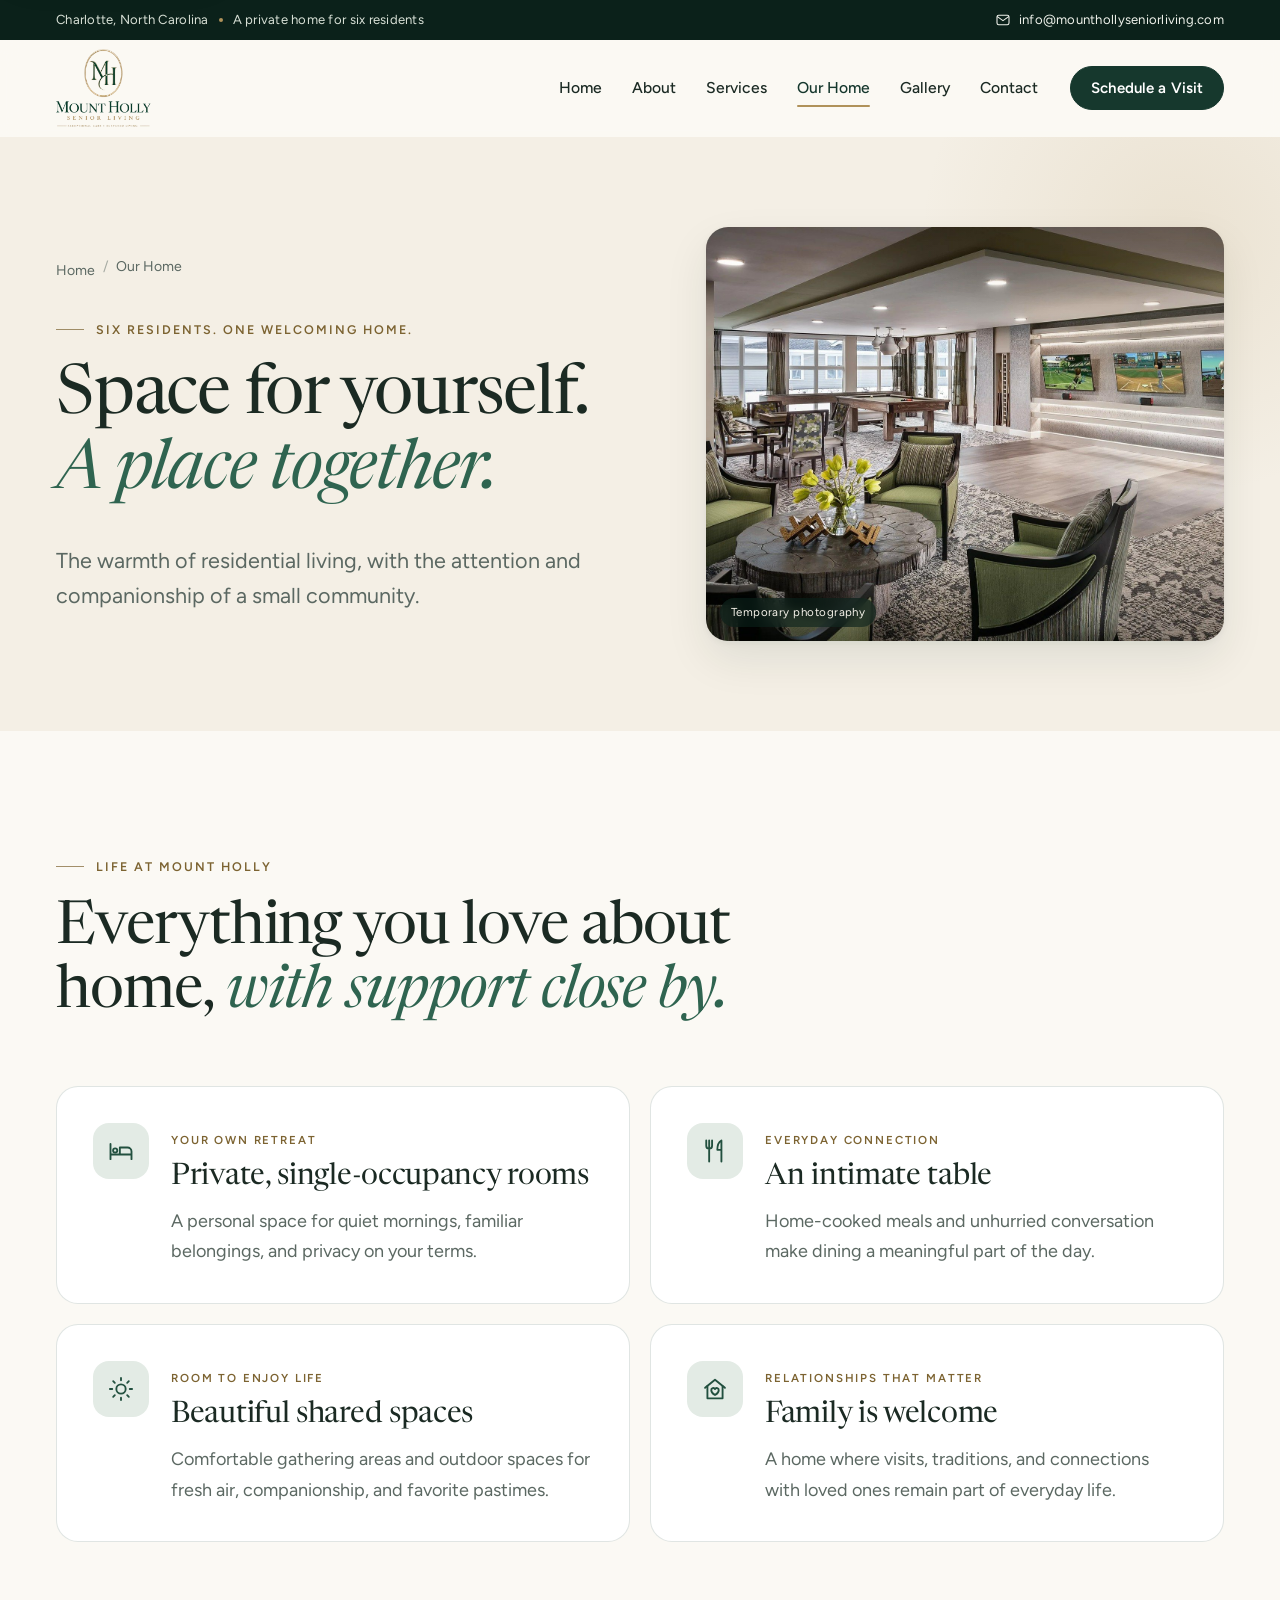
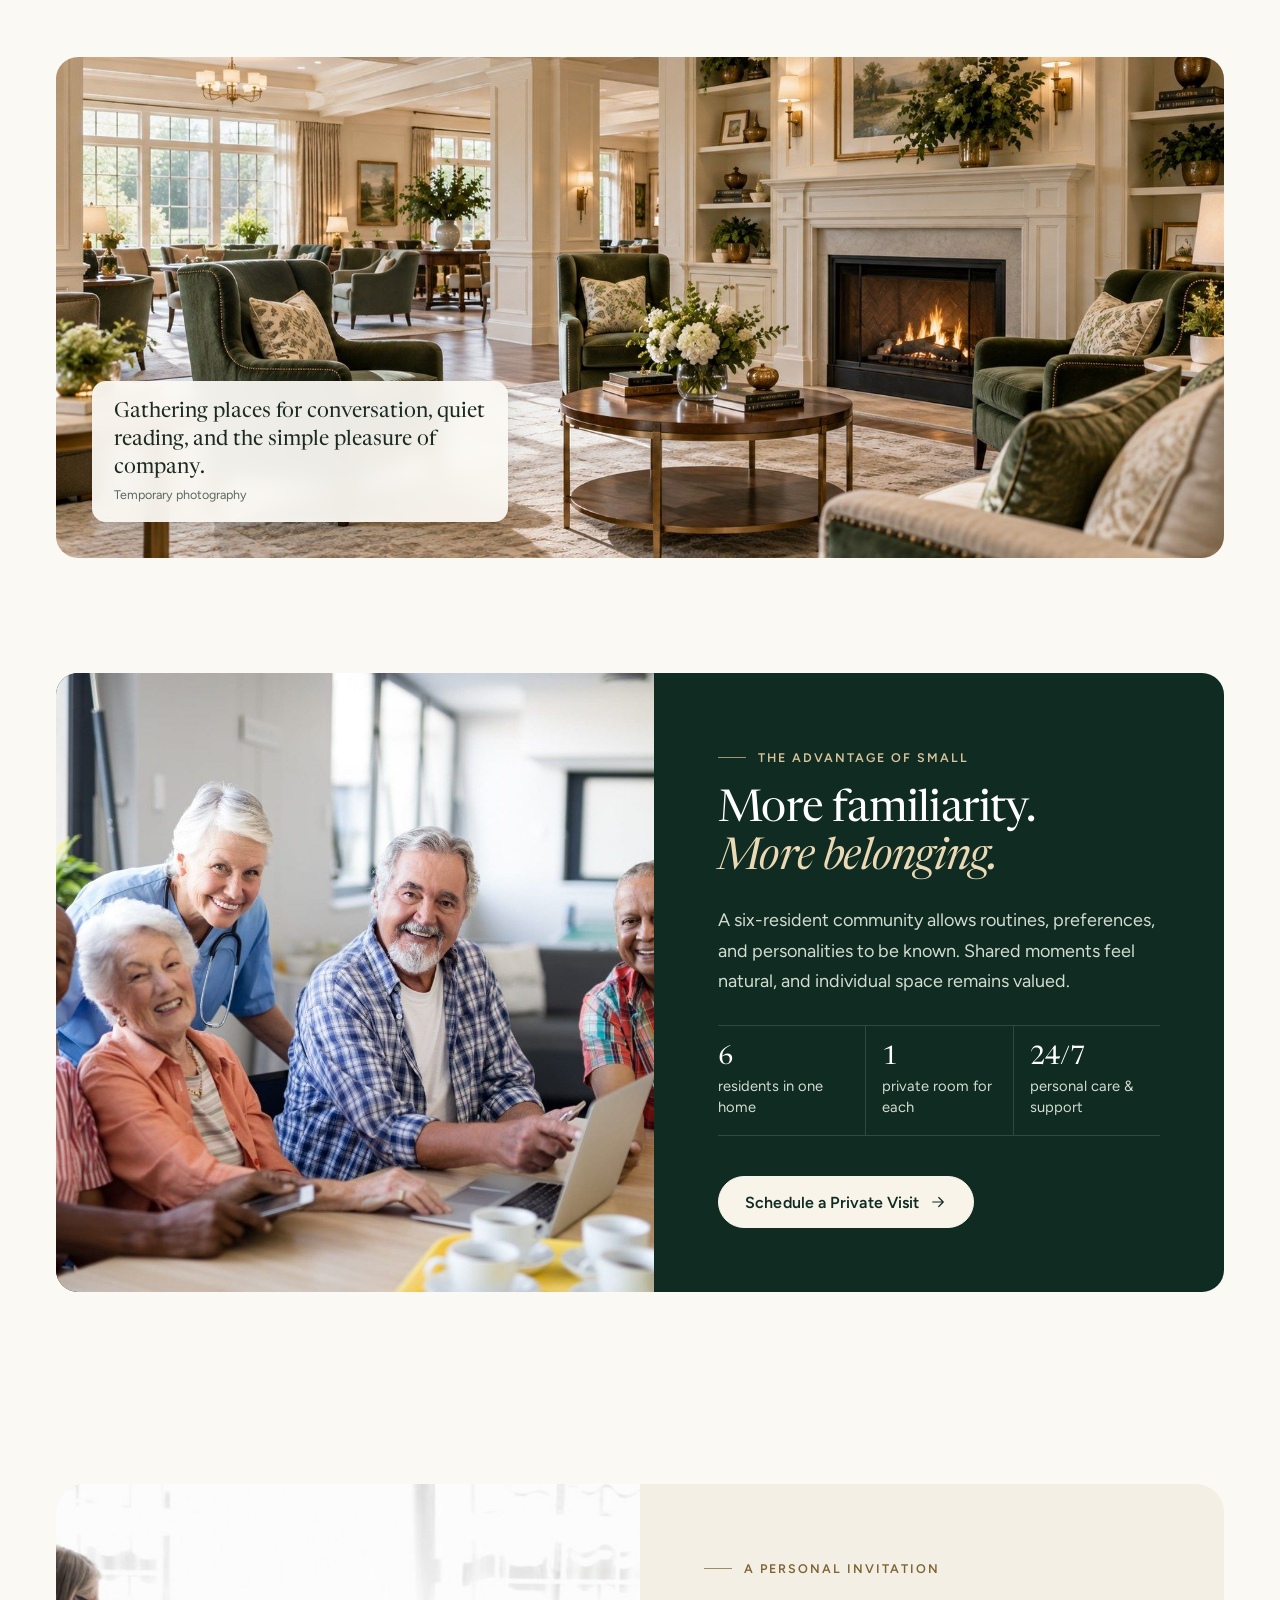
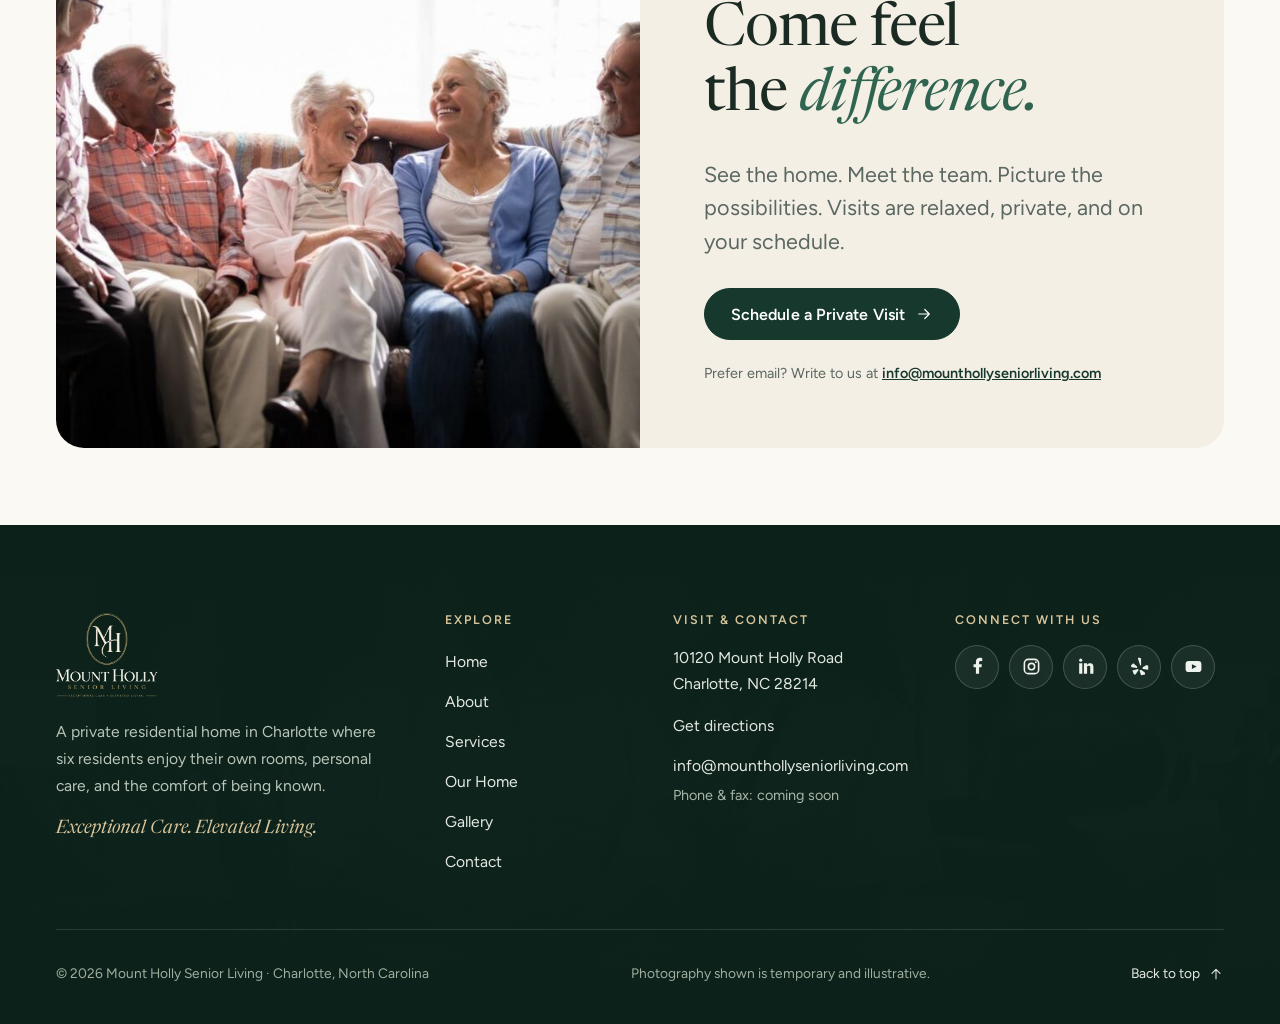
<file: living.html>
<!DOCTYPE html>
<html lang="en">
<head>
  <meta charset="UTF-8">
  <meta name="viewport" content="width=device-width, initial-scale=1, viewport-fit=cover">
  <title>Our Home | Mount Holly Senior Living</title>
  <meta name="description" content="Six residents, one welcoming home. Private single-occupancy rooms, an intimate dining table, beautiful shared spaces, and a home where family is always welcome.">
  <meta name="theme-color" content="#0f2b22">
  <meta property="og:type" content="website">
  <meta property="og:site_name" content="Mount Holly Senior Living">
  <meta property="og:title" content="Our Home | Mount Holly Senior Living">
  <meta property="og:description" content="Six residents, one welcoming home. Private single-occupancy rooms, an intimate dining table, beautiful shared spaces, and a home where family is always welcome.">
  <meta property="og:image" content="images/nurse-resident.jpg">
  <link rel="icon" href="images/favicon.svg" type="image/svg+xml">
  <link rel="preload" href="fonts/newsreader.woff2" as="font" type="font/woff2" crossorigin>
  <link rel="preload" href="fonts/figtree.woff2" as="font" type="font/woff2" crossorigin>
  <link rel="stylesheet" href="styles.css?v=5">
  <script src="script.js?v=5" defer></script>
</head>
<body>
  <a class="skip" href="#main">Skip to main content</a>
  <div class="topbar" role="region" aria-label="Location and email">
    <div class="wrap">
      <p class="topbar-location">Charlotte, North Carolina <span class="dot" aria-hidden="true"></span> A private home for six residents</p>
      <a href="mailto:info@mounthollyseniorliving.com"><svg class="icon" viewBox="0 0 24 24" aria-hidden="true" focusable="false"><rect x="3" y="5" width="18" height="14" rx="2.5"/><path d="m3.5 7 8.5 6 8.5-6"/></svg><span>info@<wbr>mounthollyseniorliving.com</span></a>
    </div>
  </div>

  <!-- 01. Shared header & navigation -->
  <header class="header" id="top">
    <div class="wrap header-inner">
      <a class="brand" href="index.html" aria-label="Mount Holly Senior Living, home">
        <img src="images/brand-mark.webp" alt="Mount Holly Senior Living" width="340" height="279">
      </a>
      <button class="menu-toggle" type="button" aria-controls="site-nav" aria-expanded="false" hidden>
        <svg class="icon icon-menu" viewBox="0 0 24 24" aria-hidden="true" focusable="false"><path d="M4 7h16M4 12h16M4 17h10"/></svg><svg class="icon icon-close" viewBox="0 0 24 24" aria-hidden="true" focusable="false"><path d="M6 6l12 12M18 6 6 18"/></svg><span class="menu-label">Menu</span>
      </button>
      <nav class="nav" id="site-nav" aria-label="Main">
        <ul class="nav-links">
          <li><a href="index.html">Home</a></li>
          <li><a href="about.html">About</a></li>
          <li><a href="services.html">Services</a></li>
          <li><a href="living.html" aria-current="page">Our Home</a></li>
          <li><a href="gallery.html">Gallery</a></li>
          <li><a href="contact.html">Contact</a></li>
        </ul>
        <a class="button button-sm" href="contact.html">Schedule a Visit</a>
        <div class="nav-extra">
          <span>10120 Mount Holly Road, Charlotte, NC 28214</span>
          <a href="mailto:info@mounthollyseniorliving.com">info@<wbr>mounthollyseniorliving.com</a>
        </div>
      </nav>
    </div>
  </header>

  <!-- 02. Page content -->
  <main id="main">
    <section class="page-hero">
      <div class="wrap page-hero-inner">
        <div>
          <ol class="breadcrumb" aria-label="Breadcrumb"><li><a href="index.html">Home</a></li><li aria-current="page">Our Home</li></ol>
          <p class="eyebrow">Six residents. One welcoming home.</p>
          <h1>Space for yourself.<br><em>A place together.</em></h1>
          <p class="lead">The warmth of residential living, with the attention and companionship of a small community.</p>
        </div>
        <div class="photo"><img src="images/shared-spaces.jpg" alt="A spacious, light-filled common room with green armchairs (temporary photography)" width="1600" height="1108" fetchpriority="high"><span class="photo-note">Temporary photography</span></div>
      </div>
    </section>

    <section class="section wrap" aria-labelledby="living-title">
      <div class="section-head" data-reveal>
        <div>
          <p class="eyebrow">Life at Mount Holly</p>
          <h2 id="living-title">Everything you love about home, <em>with support close by.</em></h2>
        </div>
      </div>
      <div class="features">
        <article class="feature-card" data-reveal data-reveal-delay="0"><span class="icon-badge"><svg class="icon" viewBox="0 0 24 24" aria-hidden="true" focusable="false"><path d="M3 19V6M3 15h18v4M21 15v-2.5A3.5 3.5 0 0 0 17.5 9H11v6"/><circle cx="7" cy="11.5" r="1.8"/></svg></span><div><p class="eyebrow">Your own retreat</p><h3>Private, single-occupancy rooms</h3><p>A personal space for quiet mornings, familiar belongings, and privacy on your terms.</p></div></article>
        <article class="feature-card" data-reveal data-reveal-delay="1"><span class="icon-badge"><svg class="icon" viewBox="0 0 24 24" aria-hidden="true" focusable="false"><path d="M7 3v7.5M4.5 3v4.5a2.5 2.5 0 0 0 5 0V3M7 10.5V21M17.5 21V3c-2.2 1.2-3.5 4.3-3.5 8h3.5"/></svg></span><div><p class="eyebrow">Everyday connection</p><h3>An intimate table</h3><p>Home-cooked meals and unhurried conversation make dining a meaningful part of the day.</p></div></article>
        <article class="feature-card" data-reveal data-reveal-delay="0"><span class="icon-badge"><svg class="icon" viewBox="0 0 24 24" aria-hidden="true" focusable="false"><circle cx="12" cy="12" r="4"/><path d="M12 2.5v2M12 19.5v2M2.5 12h2M19.5 12h2M5.3 5.3l1.4 1.4M17.3 17.3l1.4 1.4M5.3 18.7l1.4-1.4M17.3 6.7l1.4-1.4"/></svg></span><div><p class="eyebrow">Room to enjoy life</p><h3>Beautiful shared spaces</h3><p>Comfortable gathering areas and outdoor spaces for fresh air, companionship, and favorite pastimes.</p></div></article>
        <article class="feature-card" data-reveal data-reveal-delay="1"><span class="icon-badge"><svg class="icon" viewBox="0 0 24 24" aria-hidden="true" focusable="false"><path d="M3.5 11 12 4l8.5 7"/><path d="M5.5 9.5V20h13V9.5"/><path d="M12 17.2s-3.2-1.9-3.2-4.2a1.7 1.7 0 0 1 3.2-.9 1.7 1.7 0 0 1 3.2.9c0 2.3-3.2 4.2-3.2 4.2z"/></svg></span><div><p class="eyebrow">Relationships that matter</p><h3>Family is welcome</h3><p>A home where visits, traditions, and connections with loved ones remain part of everyday life.</p></div></article>
      </div>
    </section>

    <section class="wrap" aria-label="Shared spaces">
      <figure class="photo wide-photo" data-reveal>
        <img src="images/lounge.jpg" alt="A warm sitting room with armchairs gathered around a fireplace (temporary photography)" width="1672" height="941" loading="lazy" decoding="async">
        <figcaption>Gathering places for conversation, quiet reading, and the simple pleasure of company.<span>Temporary photography</span></figcaption>
      </figure>
    </section>

    <section class="section wrap" aria-labelledby="small-title">
      <div class="split-feature" data-reveal>
        <div class="photo"><img src="images/community.jpg" alt="Older friends gathered around a table, laughing over a laptop (temporary photography)" width="1600" height="1066" loading="lazy" decoding="async"></div>
        <div class="split-feature-body">
          <p class="eyebrow">The advantage of small</p>
          <h2 id="small-title">More familiarity.<br><em>More belonging.</em></h2>
          <p>A six-resident community allows routines, preferences, and personalities to be known. Shared moments feel natural, and individual space remains valued.</p>
          <ul class="compare">
            <li><strong>6</strong>residents in one home</li>
            <li><strong>1</strong>private room for each</li>
            <li><strong>24/7</strong>personal care &amp; support</li>
          </ul>
          <a class="button button-light" href="contact.html">Schedule a Private Visit <svg class="icon icon-arrow" viewBox="0 0 24 24" aria-hidden="true" focusable="false"><path d="M5 12h14M13 6l6 6-6 6"/></svg></a>
        </div>
      </div>
    </section>
  </main>

  <!-- 03. Shared invitation -->
  <section class="invitation" aria-labelledby="invite-title">
    <div class="wrap">
      <div class="invitation-card" data-reveal>
        <div class="photo"><img src="images/conversation.jpg" alt="Five older adults laughing together on a sofa (temporary photography)" width="1024" height="672" loading="lazy" decoding="async"></div>
        <div class="invitation-body">
          <p class="eyebrow">A personal invitation</p>
          <h2 id="invite-title">Come feel the <em>difference.</em></h2>
          <p>See the home. Meet the team. Picture the possibilities. Visits are relaxed, private, and on your schedule.</p>
          <div class="button-row">
            <a class="button" href="contact.html">Schedule a Private Visit <svg class="icon icon-arrow" viewBox="0 0 24 24" aria-hidden="true" focusable="false"><path d="M5 12h14M13 6l6 6-6 6"/></svg></a>
          </div>
          <p class="fine">Prefer email? Write to us at <a href="mailto:info@mounthollyseniorliving.com">info@<wbr>mounthollyseniorliving.com</a></p>
        </div>
      </div>
    </div>
  </section>

  <!-- 04. Shared footer -->
  <footer class="site-footer">
    <div class="wrap">
      <div class="footer-top">
        <div class="footer-brand">
          <img src="images/brand-mark-light.webp" alt="Mount Holly Senior Living" width="340" height="279" loading="lazy" decoding="async">
          <p>A private residential home in Charlotte where six residents enjoy their own rooms, personal care, and the comfort of being known.</p>
          <p class="footer-tagline">Exceptional Care. Elevated Living.</p>
        </div>
        <nav class="footer-col" aria-label="Footer">
          <h2>Explore</h2>
          <ul>
            <li><a href="index.html">Home</a></li>
            <li><a href="about.html">About</a></li>
            <li><a href="services.html">Services</a></li>
            <li><a href="living.html">Our Home</a></li>
            <li><a href="gallery.html">Gallery</a></li>
            <li><a href="contact.html">Contact</a></li>
          </ul>
        </nav>
        <div class="footer-col">
          <h2>Visit &amp; contact</h2>
          <address>10120 Mount Holly Road<br>Charlotte, NC 28214</address>
          <ul>
            <li><a href="https://www.google.com/maps/search/?api=1&amp;query=10120+Mount+Holly+Road+Charlotte+NC+28214" target="_blank" rel="noopener noreferrer">Get directions<span class="visually-hidden"> (opens in a new tab)</span></a></li>
            <li><a href="mailto:info@mounthollyseniorliving.com">info@<wbr>mounthollyseniorliving.com</a></li>
          </ul>
          <p class="fine">Phone &amp; fax: coming soon</p>
        </div>
        <div class="footer-col">
          <h2>Connect with us</h2>
          <div class="social-icon-row" aria-label="Social media">
            <button type="button" data-social="Facebook" aria-label="Facebook" title="Facebook"><svg viewBox="0 0 24 24" aria-hidden="true" focusable="false"><path d="M14 21v-8h3l.5-4H14V7c0-1 .3-2 2-2h2V1.5C17 1 16 1 15 1c-3 0-5 2-5 5v3H7v4h3v8z"/></svg></button>
            <button type="button" data-social="Instagram" aria-label="Instagram" title="Instagram"><svg viewBox="0 0 24 24" aria-hidden="true" focusable="false"><rect x="3" y="3" width="18" height="18" rx="5" fill="none" stroke="currentColor" stroke-width="2"/><circle cx="12" cy="12" r="4" fill="none" stroke="currentColor" stroke-width="2"/><circle cx="17.5" cy="6.5" r="1.2"/></svg></button>
            <button type="button" data-social="LinkedIn" aria-label="LinkedIn" title="LinkedIn"><svg viewBox="0 0 24 24" aria-hidden="true" focusable="false"><path d="M4 8h4v13H4zM10 8h4v2c1-2 3-2 4-2 3 0 4 2 4 5v8h-4v-7c0-2 0-3-2-3s-2 1-2 3v7h-4z"/><circle cx="6" cy="4" r="2"/></svg></button>
            <button type="button" data-social="Yelp" aria-label="Yelp" title="Yelp"><svg viewBox="0 0 24 24" aria-hidden="true" focusable="false"><path d="M10 2c0-1 1-1 2-1l2 1v8l-1 1-3-9zM4 8l5 4v2l-7-1-1-2 3-3zM3 17l7-2 1 1-4 6H5l-2-5zM14 16l5 4v2l-5 1-2-6 2-1zM16 13l5-3 2 1v5l-7-1z"/></svg></button>
            <button type="button" data-social="YouTube" aria-label="YouTube" title="YouTube"><svg viewBox="0 0 24 24" aria-hidden="true" focusable="false"><path d="M6 5h12a4 4 0 0 1 4 4v6a4 4 0 0 1-4 4H6a4 4 0 0 1-4-4V9a4 4 0 0 1 4-4zm4 4v6l6-3z" fill-rule="evenodd"/></svg></button>
          </div>
          <p class="social-status" role="status"></p>
        </div>
      </div>
      <div class="footer-bottom">
        <p>&copy; <span id="year">2026</span> Mount Holly Senior Living &middot; Charlotte, North Carolina</p>
        <p>Photography shown is temporary and illustrative.</p>
        <a class="to-top" href="#top">Back to top <svg class="icon icon-arrow" viewBox="0 0 24 24" aria-hidden="true" focusable="false"><path d="M5 12h14M13 6l6 6-6 6"/></svg></a>
      </div>
    </div>
  </footer>
</body>
</html>
</file>
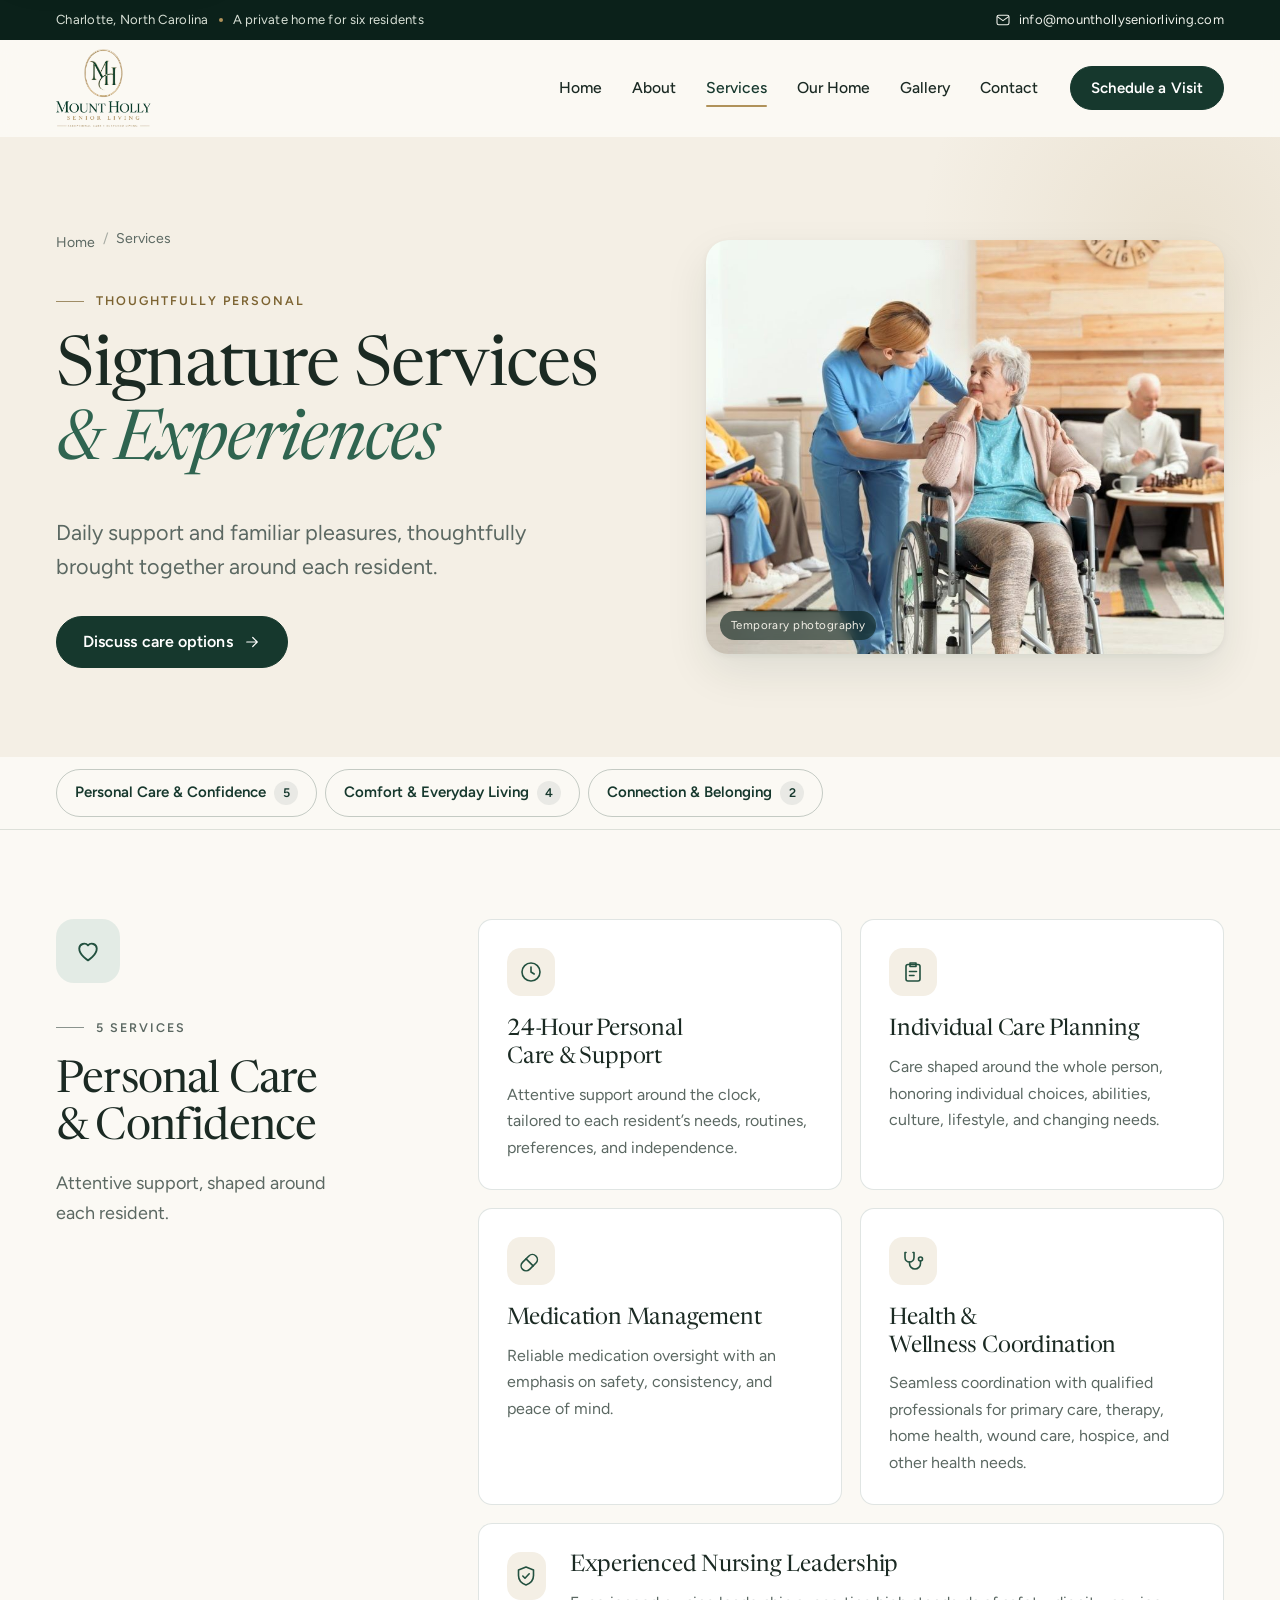
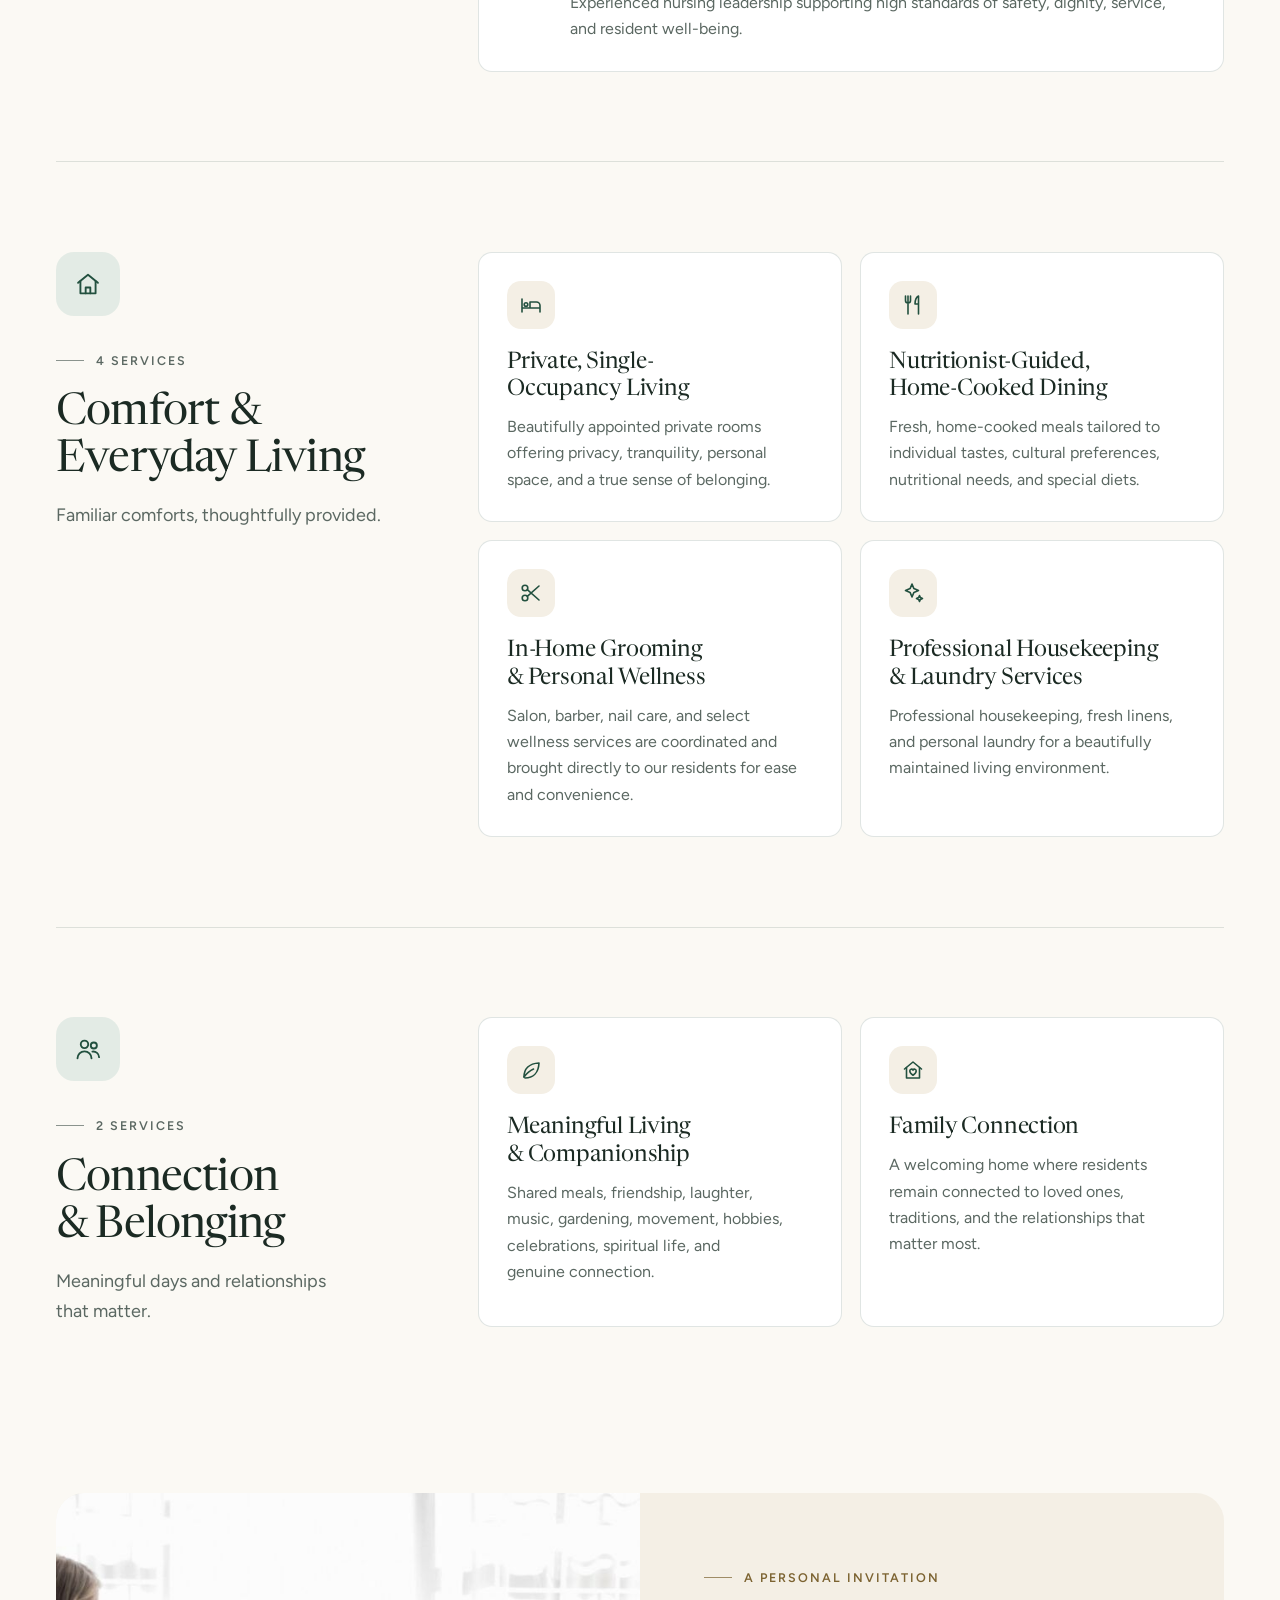
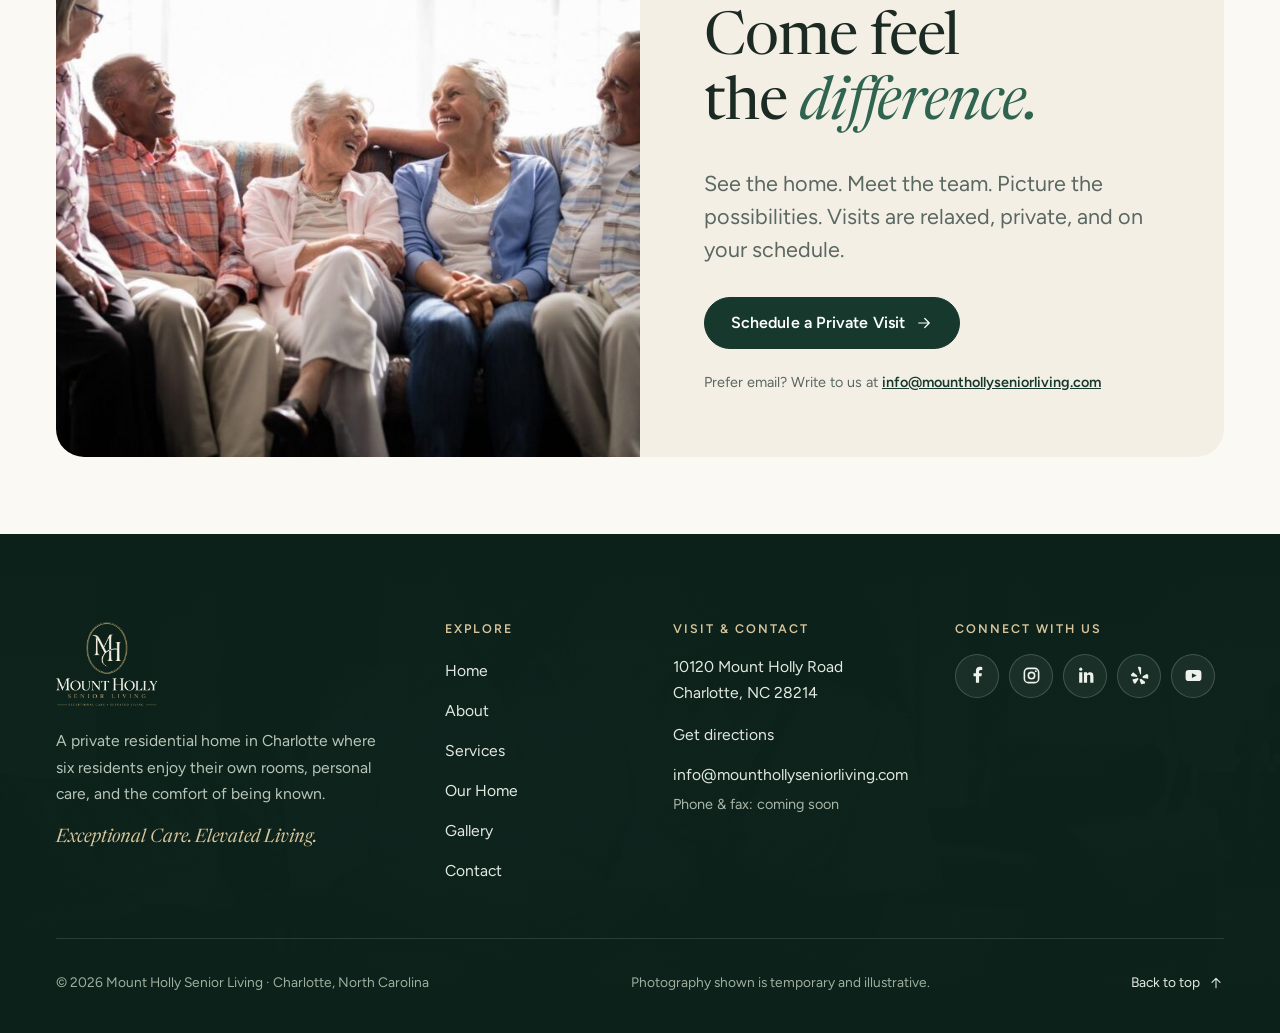
<file: services.html>
<!DOCTYPE html>
<html lang="en">
<head>
  <meta charset="UTF-8">
  <meta name="viewport" content="width=device-width, initial-scale=1, viewport-fit=cover">
  <title>Signature Services & Experiences | Mount Holly Senior Living</title>
  <meta name="description" content="Eleven signature services: 24-hour personal care, individual care planning, medication management, home-cooked dining, housekeeping, companionship, family connection, and more.">
  <meta name="theme-color" content="#0f2b22">
  <meta property="og:type" content="website">
  <meta property="og:site_name" content="Mount Holly Senior Living">
  <meta property="og:title" content="Signature Services & Experiences | Mount Holly Senior Living">
  <meta property="og:description" content="Eleven signature services: 24-hour personal care, individual care planning, medication management, home-cooked dining, housekeeping, companionship, family connection, and more.">
  <meta property="og:image" content="images/nurse-resident.jpg">
  <link rel="icon" href="images/favicon.svg" type="image/svg+xml">
  <link rel="preload" href="fonts/newsreader.woff2" as="font" type="font/woff2" crossorigin>
  <link rel="preload" href="fonts/figtree.woff2" as="font" type="font/woff2" crossorigin>
  <link rel="stylesheet" href="styles.css?v=5">
  <script src="script.js?v=5" defer></script>
</head>
<body>
  <a class="skip" href="#main">Skip to main content</a>
  <div class="topbar" role="region" aria-label="Location and email">
    <div class="wrap">
      <p class="topbar-location">Charlotte, North Carolina <span class="dot" aria-hidden="true"></span> A private home for six residents</p>
      <a href="mailto:info@mounthollyseniorliving.com"><svg class="icon" viewBox="0 0 24 24" aria-hidden="true" focusable="false"><rect x="3" y="5" width="18" height="14" rx="2.5"/><path d="m3.5 7 8.5 6 8.5-6"/></svg><span>info@<wbr>mounthollyseniorliving.com</span></a>
    </div>
  </div>

  <!-- 01. Shared header & navigation -->
  <header class="header" id="top">
    <div class="wrap header-inner">
      <a class="brand" href="index.html" aria-label="Mount Holly Senior Living, home">
        <img src="images/brand-mark.webp" alt="Mount Holly Senior Living" width="340" height="279">
      </a>
      <button class="menu-toggle" type="button" aria-controls="site-nav" aria-expanded="false" hidden>
        <svg class="icon icon-menu" viewBox="0 0 24 24" aria-hidden="true" focusable="false"><path d="M4 7h16M4 12h16M4 17h10"/></svg><svg class="icon icon-close" viewBox="0 0 24 24" aria-hidden="true" focusable="false"><path d="M6 6l12 12M18 6 6 18"/></svg><span class="menu-label">Menu</span>
      </button>
      <nav class="nav" id="site-nav" aria-label="Main">
        <ul class="nav-links">
          <li><a href="index.html">Home</a></li>
          <li><a href="about.html">About</a></li>
          <li><a href="services.html" aria-current="page">Services</a></li>
          <li><a href="living.html">Our Home</a></li>
          <li><a href="gallery.html">Gallery</a></li>
          <li><a href="contact.html">Contact</a></li>
        </ul>
        <a class="button button-sm" href="contact.html">Schedule a Visit</a>
        <div class="nav-extra">
          <span>10120 Mount Holly Road, Charlotte, NC 28214</span>
          <a href="mailto:info@mounthollyseniorliving.com">info@<wbr>mounthollyseniorliving.com</a>
        </div>
      </nav>
    </div>
  </header>

  <!-- 02. Page content -->
  <main id="main">
    <section class="page-hero">
      <div class="wrap page-hero-inner">
        <div>
          <ol class="breadcrumb" aria-label="Breadcrumb"><li><a href="index.html">Home</a></li><li aria-current="page">Services</li></ol>
          <p class="eyebrow">Thoughtfully personal</p>
          <h1>Signature Services<br><em>&amp; Experiences</em></h1>
          <p class="lead">Daily support and familiar pleasures, thoughtfully brought together around each resident.</p>
          <div class="button-row"><a class="button" href="contact.html?interest=care">Discuss care options <svg class="icon icon-arrow" viewBox="0 0 24 24" aria-hidden="true" focusable="false"><path d="M5 12h14M13 6l6 6-6 6"/></svg></a></div>
        </div>
        <div class="photo"><img src="images/personal-support.jpg" alt="A caregiver supporting a smiling resident in a wheelchair (temporary photography)" width="1024" height="672" fetchpriority="high"><span class="photo-note">Temporary photography</span></div>
      </div>
    </section>
    <nav class="jump-nav" aria-label="Service collections">
      <ul class="wrap">
        <li><a href="#care">Personal Care &amp; Confidence <span class="count">5</span></a></li>
        <li><a href="#comfort">Comfort &amp; Everyday Living <span class="count">4</span></a></li>
        <li><a href="#connection">Connection &amp; Belonging <span class="count">2</span></a></li>
      </ul>
    </nav>

    <section class="wrap service-group" id="care" aria-labelledby="care-title">
      <div class="group-heading" data-reveal>
        <span class="icon-badge"><svg class="icon" viewBox="0 0 24 24" aria-hidden="true" focusable="false"><path d="M12 20s-7.5-4.5-7.5-10.2A4.3 4.3 0 0 1 12 7.2a4.3 4.3 0 0 1 7.5 2.6C19.5 15.5 12 20 12 20z"/></svg></span>
        <p class="eyebrow">5 services</p>
        <h2 id="care-title">Personal Care &amp; Confidence</h2>
        <p>Attentive support, shaped around each resident.</p>
      </div>
      <div class="service-cards">
          <article class="service-card" data-reveal data-reveal-delay="0"><span class="icon-wrap"><svg class="icon" viewBox="0 0 24 24" aria-hidden="true" focusable="false"><circle cx="12" cy="12" r="9"/><path d="M12 7v5l3.2 2"/></svg></span><div><h3>24-Hour Personal Care &amp; Support</h3><p>Attentive support around the clock, tailored to each resident’s needs, routines, preferences, and independence.</p></div></article>
          <article class="service-card" data-reveal data-reveal-delay="1"><span class="icon-wrap"><svg class="icon" viewBox="0 0 24 24" aria-hidden="true" focusable="false"><rect x="5" y="4.5" width="14" height="16.5" rx="2"/><path d="M9 3h6v3.5H9zM8.5 11.5h7M8.5 15.5h4.5"/></svg></span><div><h3>Individual Care Planning</h3><p>Care shaped around the whole person, honoring individual choices, abilities, culture, lifestyle, and changing needs.</p></div></article>
          <article class="service-card" data-reveal data-reveal-delay="0"><span class="icon-wrap"><svg class="icon" viewBox="0 0 24 24" aria-hidden="true" focusable="false"><path d="M10.6 20.4a5 5 0 0 1-7.07-7.07l6.36-6.36a5 5 0 0 1 7.07 7.07z"/><path d="m7.1 9.9 7 7"/></svg></span><div><h3>Medication Management</h3><p>Reliable medication oversight with an emphasis on safety, consistency, and peace of mind.</p></div></article>
          <article class="service-card" data-reveal data-reveal-delay="1"><span class="icon-wrap"><svg class="icon" viewBox="0 0 24 24" aria-hidden="true" focusable="false"><path d="M5 3.5H4v5a4.5 4.5 0 0 0 9 0v-5h-1"/><path d="M8.5 13v1.5a5.5 5.5 0 0 0 11 0V12"/><circle cx="19.5" cy="10" r="2"/></svg></span><div><h3>Health &amp; Wellness Coordination</h3><p>Seamless coordination with qualified professionals for primary care, therapy, home health, wound care, hospice, and other health needs.</p></div></article>
          <article class="service-card wide" data-reveal data-reveal-delay="0"><span class="icon-wrap"><svg class="icon" viewBox="0 0 24 24" aria-hidden="true" focusable="false"><path d="M12 3 19.5 6v5.6c0 4.7-3.2 7.9-7.5 9.4-4.3-1.5-7.5-4.7-7.5-9.4V6z"/><path d="m8.8 12 2.2 2.2 4.2-4.4"/></svg></span><div><h3>Experienced Nursing Leadership</h3><p>Experienced nursing leadership supporting high standards of safety, dignity, service, and resident well-being.</p></div></article>
      </div>
    </section>
    <section class="wrap service-group" id="comfort" aria-labelledby="comfort-title">
      <div class="group-heading" data-reveal>
        <span class="icon-badge"><svg class="icon" viewBox="0 0 24 24" aria-hidden="true" focusable="false"><path d="M3.5 11 12 4l8.5 7"/><path d="M5.5 9.5V20h13V9.5"/><path d="M10 20v-5h4v5"/></svg></span>
        <p class="eyebrow">4 services</p>
        <h2 id="comfort-title">Comfort &amp; Everyday Living</h2>
        <p>Familiar comforts, thoughtfully provided.</p>
      </div>
      <div class="service-cards">
          <article class="service-card" data-reveal data-reveal-delay="0"><span class="icon-wrap"><svg class="icon" viewBox="0 0 24 24" aria-hidden="true" focusable="false"><path d="M3 19V6M3 15h18v4M21 15v-2.5A3.5 3.5 0 0 0 17.5 9H11v6"/><circle cx="7" cy="11.5" r="1.8"/></svg></span><div><h3>Private, Single-Occupancy Living</h3><p>Beautifully appointed private rooms offering privacy, tranquility, personal space, and a true sense of belonging.</p></div></article>
          <article class="service-card" data-reveal data-reveal-delay="1"><span class="icon-wrap"><svg class="icon" viewBox="0 0 24 24" aria-hidden="true" focusable="false"><path d="M7 3v7.5M4.5 3v4.5a2.5 2.5 0 0 0 5 0V3M7 10.5V21M17.5 21V3c-2.2 1.2-3.5 4.3-3.5 8h3.5"/></svg></span><div><h3>Nutritionist-Guided, Home-Cooked Dining</h3><p>Fresh, home-cooked meals tailored to individual tastes, cultural preferences, nutritional needs, and special diets.</p></div></article>
          <article class="service-card" data-reveal data-reveal-delay="0"><span class="icon-wrap"><svg class="icon" viewBox="0 0 24 24" aria-hidden="true" focusable="false"><circle cx="6" cy="7" r="2.8"/><circle cx="6" cy="17" r="2.8"/><path d="M8.3 8.6 20 19M8.3 15.4 20 5"/></svg></span><div><h3>In-Home Grooming &amp; Personal Wellness</h3><p>Salon, barber, nail care, and select wellness services are coordinated and brought directly to our residents for ease and convenience.</p></div></article>
          <article class="service-card" data-reveal data-reveal-delay="1"><span class="icon-wrap"><svg class="icon" viewBox="0 0 24 24" aria-hidden="true" focusable="false"><path d="m11 3 1.9 4.6L17.5 9.5l-4.6 1.9L11 16l-1.9-4.6L4.5 9.5l4.6-1.9z"/><path d="m18.5 14.5.9 2.1 2.1.9-2.1.9-.9 2.1-.9-2.1-2.1-.9 2.1-.9z"/></svg></span><div><h3>Professional Housekeeping &amp; Laundry Services</h3><p>Professional housekeeping, fresh linens, and personal laundry for a beautifully maintained living environment.</p></div></article>
      </div>
    </section>
    <section class="wrap service-group" id="connection" aria-labelledby="connection-title">
      <div class="group-heading" data-reveal>
        <span class="icon-badge"><svg class="icon" viewBox="0 0 24 24" aria-hidden="true" focusable="false"><circle cx="9" cy="8" r="3.2"/><path d="M3 20a6 6 0 0 1 12 0"/><circle cx="17" cy="9" r="2.6"/><path d="M15.8 14.2A5 5 0 0 1 21.5 19"/></svg></span>
        <p class="eyebrow">2 services</p>
        <h2 id="connection-title">Connection &amp; Belonging</h2>
        <p>Meaningful days and relationships that matter.</p>
      </div>
      <div class="service-cards">
          <article class="service-card" data-reveal data-reveal-delay="0"><span class="icon-wrap"><svg class="icon" viewBox="0 0 24 24" aria-hidden="true" focusable="false"><path d="M5 19c0-8 5-13.5 15-14-0.5 10-6 15-14 15"/><path d="M5 19c3-4 6-6.5 9.5-8"/></svg></span><div><h3>Meaningful Living &amp; Companionship</h3><p>Shared meals, friendship, laughter, music, gardening, movement, hobbies, celebrations, spiritual life, and genuine connection.</p></div></article>
          <article class="service-card" data-reveal data-reveal-delay="1"><span class="icon-wrap"><svg class="icon" viewBox="0 0 24 24" aria-hidden="true" focusable="false"><path d="M3.5 11 12 4l8.5 7"/><path d="M5.5 9.5V20h13V9.5"/><path d="M12 17.2s-3.2-1.9-3.2-4.2a1.7 1.7 0 0 1 3.2-.9 1.7 1.7 0 0 1 3.2.9c0 2.3-3.2 4.2-3.2 4.2z"/></svg></span><div><h3>Family Connection</h3><p>A welcoming home where residents remain connected to loved ones, traditions, and the relationships that matter most.</p></div></article>
      </div>
    </section>
  </main>

  <!-- 03. Shared invitation -->
  <section class="invitation" aria-labelledby="invite-title">
    <div class="wrap">
      <div class="invitation-card" data-reveal>
        <div class="photo"><img src="images/conversation.jpg" alt="Five older adults laughing together on a sofa (temporary photography)" width="1024" height="672" loading="lazy" decoding="async"></div>
        <div class="invitation-body">
          <p class="eyebrow">A personal invitation</p>
          <h2 id="invite-title">Come feel the <em>difference.</em></h2>
          <p>See the home. Meet the team. Picture the possibilities. Visits are relaxed, private, and on your schedule.</p>
          <div class="button-row">
            <a class="button" href="contact.html">Schedule a Private Visit <svg class="icon icon-arrow" viewBox="0 0 24 24" aria-hidden="true" focusable="false"><path d="M5 12h14M13 6l6 6-6 6"/></svg></a>
          </div>
          <p class="fine">Prefer email? Write to us at <a href="mailto:info@mounthollyseniorliving.com">info@<wbr>mounthollyseniorliving.com</a></p>
        </div>
      </div>
    </div>
  </section>

  <!-- 04. Shared footer -->
  <footer class="site-footer">
    <div class="wrap">
      <div class="footer-top">
        <div class="footer-brand">
          <img src="images/brand-mark-light.webp" alt="Mount Holly Senior Living" width="340" height="279" loading="lazy" decoding="async">
          <p>A private residential home in Charlotte where six residents enjoy their own rooms, personal care, and the comfort of being known.</p>
          <p class="footer-tagline">Exceptional Care. Elevated Living.</p>
        </div>
        <nav class="footer-col" aria-label="Footer">
          <h2>Explore</h2>
          <ul>
            <li><a href="index.html">Home</a></li>
            <li><a href="about.html">About</a></li>
            <li><a href="services.html">Services</a></li>
            <li><a href="living.html">Our Home</a></li>
            <li><a href="gallery.html">Gallery</a></li>
            <li><a href="contact.html">Contact</a></li>
          </ul>
        </nav>
        <div class="footer-col">
          <h2>Visit &amp; contact</h2>
          <address>10120 Mount Holly Road<br>Charlotte, NC 28214</address>
          <ul>
            <li><a href="https://www.google.com/maps/search/?api=1&amp;query=10120+Mount+Holly+Road+Charlotte+NC+28214" target="_blank" rel="noopener noreferrer">Get directions<span class="visually-hidden"> (opens in a new tab)</span></a></li>
            <li><a href="mailto:info@mounthollyseniorliving.com">info@<wbr>mounthollyseniorliving.com</a></li>
          </ul>
          <p class="fine">Phone &amp; fax: coming soon</p>
        </div>
        <div class="footer-col">
          <h2>Connect with us</h2>
          <div class="social-icon-row" aria-label="Social media">
            <button type="button" data-social="Facebook" aria-label="Facebook" title="Facebook"><svg viewBox="0 0 24 24" aria-hidden="true" focusable="false"><path d="M14 21v-8h3l.5-4H14V7c0-1 .3-2 2-2h2V1.5C17 1 16 1 15 1c-3 0-5 2-5 5v3H7v4h3v8z"/></svg></button>
            <button type="button" data-social="Instagram" aria-label="Instagram" title="Instagram"><svg viewBox="0 0 24 24" aria-hidden="true" focusable="false"><rect x="3" y="3" width="18" height="18" rx="5" fill="none" stroke="currentColor" stroke-width="2"/><circle cx="12" cy="12" r="4" fill="none" stroke="currentColor" stroke-width="2"/><circle cx="17.5" cy="6.5" r="1.2"/></svg></button>
            <button type="button" data-social="LinkedIn" aria-label="LinkedIn" title="LinkedIn"><svg viewBox="0 0 24 24" aria-hidden="true" focusable="false"><path d="M4 8h4v13H4zM10 8h4v2c1-2 3-2 4-2 3 0 4 2 4 5v8h-4v-7c0-2 0-3-2-3s-2 1-2 3v7h-4z"/><circle cx="6" cy="4" r="2"/></svg></button>
            <button type="button" data-social="Yelp" aria-label="Yelp" title="Yelp"><svg viewBox="0 0 24 24" aria-hidden="true" focusable="false"><path d="M10 2c0-1 1-1 2-1l2 1v8l-1 1-3-9zM4 8l5 4v2l-7-1-1-2 3-3zM3 17l7-2 1 1-4 6H5l-2-5zM14 16l5 4v2l-5 1-2-6 2-1zM16 13l5-3 2 1v5l-7-1z"/></svg></button>
            <button type="button" data-social="YouTube" aria-label="YouTube" title="YouTube"><svg viewBox="0 0 24 24" aria-hidden="true" focusable="false"><path d="M6 5h12a4 4 0 0 1 4 4v6a4 4 0 0 1-4 4H6a4 4 0 0 1-4-4V9a4 4 0 0 1 4-4zm4 4v6l6-3z" fill-rule="evenodd"/></svg></button>
          </div>
          <p class="social-status" role="status"></p>
        </div>
      </div>
      <div class="footer-bottom">
        <p>&copy; <span id="year">2026</span> Mount Holly Senior Living &middot; Charlotte, North Carolina</p>
        <p>Photography shown is temporary and illustrative.</p>
        <a class="to-top" href="#top">Back to top <svg class="icon icon-arrow" viewBox="0 0 24 24" aria-hidden="true" focusable="false"><path d="M5 12h14M13 6l6 6-6 6"/></svg></a>
      </div>
    </div>
  </footer>
</body>
</html>
</file>
<file: styles.css>
/* ==========================================================================
   Mount Holly Senior Living — design system
   01 Fonts & tokens       06 Page hero & home sections
   02 Base & typography    07 About · Services · Our Home
   03 Layout & utilities   08 Gallery & lightbox
   04 Buttons & links      09 Contact, form & FAQ
   05 Header & navigation  10 Invitation & footer
                           11 Motion & responsive
   ========================================================================== */

/* 01. Fonts & tokens ------------------------------------------------------ */
@font-face{font-family:'Newsreader';font-style:normal;font-weight:400 500;font-display:swap;src:url('fonts/newsreader.woff2') format('woff2')}
@font-face{font-family:'Newsreader';font-style:italic;font-weight:400 500;font-display:swap;src:url('fonts/newsreader-italic.woff2') format('woff2')}
@font-face{font-family:'Figtree';font-style:normal;font-weight:400 700;font-display:swap;src:url('fonts/figtree.woff2') format('woff2')}

:root{
  /* Palette: forest greens from the logo, warm linen neutrals, brass accent */
  --forest-950:#0b211a;
  --forest-900:#0f2b22;
  --forest-800:#16382d;
  --forest-700:#22503f;
  --forest-600:#2f6450;
  --forest-100:#e3ebe5;
  --ivory:#fbf9f4;
  --linen:#f4efe5;
  --stone:#e8e1d3;
  --white:#fff;
  --brass:#b0925a;
  --brass-ink:#7c6331;
  --brass-soft:#d9c59b;
  --ink:#1b2a23;
  --body:#3a4842;
  --muted:#5b6862;
  --line:rgba(22,56,45,.13);
  --line-strong:rgba(22,56,45,.24);
  --danger:#a3352b;
  --danger-bg:#fbefec;
  --success:#2f6450;
  --success-bg:#e9f1ec;

  --serif:'Newsreader',Georgia,'Times New Roman',serif;
  --sans:'Figtree','Segoe UI',system-ui,-apple-system,Arial,sans-serif;

  --step--1:clamp(.84rem,.82rem + .1vw,.9rem);
  --step-0:clamp(1.04rem,1rem + .2vw,1.125rem);
  --step-1:clamp(1.18rem,1.1rem + .35vw,1.35rem);
  --step-2:clamp(1.45rem,1.3rem + .7vw,1.85rem);
  --step-3:clamp(1.9rem,1.55rem + 1.5vw,2.85rem);
  --step-4:clamp(2.35rem,1.8rem + 2.4vw,3.9rem);
  --step-5:clamp(2.75rem,1.9rem + 3.8vw,5.4rem);

  --gutter:clamp(20px,5vw,56px);
  --container:1240px;
  --section:clamp(72px,9vw,128px);
  --r-sm:8px;
  --r-md:14px;
  --r-lg:22px;
  --shadow-sm:0 1px 2px rgba(15,43,34,.05),0 4px 14px rgba(15,43,34,.05);
  --shadow-md:0 2px 6px rgba(15,43,34,.05),0 18px 44px rgba(15,43,34,.09);
  --shadow-lg:0 30px 80px rgba(11,33,26,.18);
  --ease:cubic-bezier(.22,.61,.36,1);
  --header-h:96px;
}

/* 02. Base & typography --------------------------------------------------- */
*,*::before,*::after{box-sizing:border-box}
html{-webkit-text-size-adjust:100%;text-size-adjust:100%;scroll-behavior:smooth;scroll-padding-top:calc(var(--header-h) + 16px)}
body{margin:0;background:var(--ivory);color:var(--body);font-family:var(--sans);font-size:var(--step-0);line-height:1.7;-webkit-font-smoothing:antialiased;-moz-osx-font-smoothing:grayscale;text-rendering:optimizeLegibility}
body.nav-locked{overflow:hidden}
img,svg{display:block;max-width:100%}
img{height:auto}
a{color:inherit}
button,input,select,textarea{font:inherit;color:inherit}
button{cursor:pointer}
h1,h2,h3,h4{margin:0 0 .5em;font-family:var(--serif);font-weight:400;line-height:1.08;color:var(--ink);letter-spacing:-.018em;text-wrap:balance}
h1{font-size:var(--step-5)}
h2{font-size:var(--step-4)}
h3{font-size:var(--step-2);line-height:1.2;letter-spacing:-.01em}
p{margin:0 0 1.1em;text-wrap:pretty}
p:last-child{margin-bottom:0}
em{font-style:italic;color:var(--forest-600)}
h1 em,h2 em{display:inline-block}
strong{font-weight:600;color:var(--ink)}
address{font-style:normal}
figure{margin:0}
::selection{background:var(--brass-soft);color:var(--forest-950)}
:focus-visible{outline:3px solid var(--brass);outline-offset:3px;border-radius:4px}
.icon{width:24px;height:24px;flex:none;fill:none;stroke:currentColor;stroke-width:1.6;stroke-linecap:round;stroke-linejoin:round}
.icon-sm{width:18px;height:18px}
.icon-fill{fill:currentColor;stroke:none}

/* 03. Layout & utilities -------------------------------------------------- */
.wrap{width:min(var(--container),100% - var(--gutter)*2);margin-inline:auto}
.section{padding-block:var(--section)}
.section-tight{padding-block:calc(var(--section)*.7)}
.surface-linen{background:var(--linen)}
.eyebrow{display:inline-flex;align-items:center;gap:12px;margin:0 0 20px;font-family:var(--sans);font-size:.78rem;font-weight:600;letter-spacing:.16em;text-transform:uppercase;color:var(--brass-ink)}
.eyebrow::before{content:'';width:28px;height:1px;background:currentColor;opacity:.7}
.eyebrow.plain::before{display:none}
.lead{font-size:var(--step-1);line-height:1.6;color:var(--body)}
.muted{color:var(--muted)}
.fine{font-size:var(--step--1);color:var(--muted);line-height:1.55}
.center{text-align:center}
.center .eyebrow{justify-content:center}
.measure{max-width:38rem}
.measure-center{max-width:40rem;margin-inline:auto}
.section-head{display:flex;align-items:flex-end;justify-content:space-between;gap:24px 48px;flex-wrap:wrap;margin-bottom:clamp(36px,5vw,60px)}
.section-head h2{margin:0}
.section-head>div{max-width:44rem}
.section-head .lead{margin-top:18px}
.visually-hidden{position:absolute!important;width:1px;height:1px;padding:0;margin:-1px;overflow:hidden;clip:rect(0 0 0 0);white-space:nowrap;border:0}
.skip{position:fixed;top:12px;left:12px;z-index:200;padding:12px 18px;border-radius:var(--r-sm);background:var(--white);color:var(--forest-800);font-weight:600;box-shadow:var(--shadow-md);transform:translateY(-200%);transition:transform .2s var(--ease)}
.skip:focus{transform:none}
.photo{position:relative;overflow:hidden;border-radius:var(--r-lg);background:var(--stone)}
.photo img{width:100%;height:100%;object-fit:cover}
.photo-note{position:absolute;left:14px;bottom:14px;padding:5px 11px;border-radius:999px;background:rgba(11,33,26,.62);color:#f4f1e8;font-size:.72rem;letter-spacing:.04em;backdrop-filter:blur(6px);-webkit-backdrop-filter:blur(6px)}

/* 04. Buttons & links ----------------------------------------------------- */
.button{--btn-bg:var(--forest-800);--btn-fg:var(--white);--btn-border:var(--forest-800);display:inline-flex;align-items:center;justify-content:center;gap:10px;min-height:52px;padding:14px 26px;border:1px solid var(--btn-border);border-radius:999px;background:var(--btn-bg);color:var(--btn-fg);font-family:var(--sans);font-size:1rem;font-weight:600;line-height:1.2;letter-spacing:.005em;text-align:center;text-decoration:none;transition:background-color .25s var(--ease),color .25s var(--ease),border-color .25s var(--ease),transform .25s var(--ease),box-shadow .25s var(--ease)}
.button:hover{--btn-bg:var(--forest-700);--btn-border:var(--forest-700);box-shadow:0 10px 26px rgba(15,43,34,.2);transform:translateY(-1px)}
.button:active{transform:translateY(0);box-shadow:none}
.button .icon{width:18px;height:18px;transition:transform .25s var(--ease)}
.button:hover .icon-arrow{transform:translateX(3px)}
.button-light{--btn-bg:#f8f4ea;--btn-fg:var(--forest-900);--btn-border:#f8f4ea}
.button-light:hover{--btn-bg:var(--white);--btn-border:var(--white);--btn-fg:var(--forest-900)}
.button-ghost{--btn-bg:transparent;--btn-fg:var(--forest-800);--btn-border:var(--line-strong)}
.button-ghost:hover{--btn-bg:var(--forest-100);--btn-border:var(--forest-600);--btn-fg:var(--forest-900);box-shadow:none}
.button-ghost-light{--btn-bg:rgba(255,255,255,.06);--btn-fg:#fff;--btn-border:rgba(255,255,255,.45)}
.button-ghost-light:hover{--btn-bg:rgba(255,255,255,.16);--btn-border:#fff;--btn-fg:#fff;box-shadow:none}
.button-sm{min-height:44px;padding:10px 20px;font-size:.94rem}
.button[disabled],.button[aria-busy=true]{cursor:progress;opacity:.8;transform:none;box-shadow:none}
.button-row{display:flex;flex-wrap:wrap;align-items:center;gap:14px}
.text-link{display:inline-flex;align-items:center;gap:8px;padding-block:6px;color:var(--forest-800);font-weight:600;text-decoration:none;background:linear-gradient(currentColor,currentColor) left bottom/0 1px no-repeat,linear-gradient(var(--brass),var(--brass)) left bottom/100% 1px no-repeat;transition:background-size .35s var(--ease),color .2s}
.text-link:hover{background-size:100% 1px,100% 1px;color:var(--forest-950)}
.text-link .icon{width:18px;height:18px;transition:transform .25s var(--ease)}
.text-link:hover .icon{transform:translateX(3px)}
.spinner{width:18px;height:18px;border:2px solid currentColor;border-right-color:transparent;border-radius:50%;animation:spin .8s linear infinite}
@keyframes spin{to{transform:rotate(360deg)}}

/* 05. Header & navigation ------------------------------------------------- */
.topbar{background:var(--forest-950);color:#d8e0d6;font-size:.82rem;letter-spacing:.02em}
.topbar .wrap{display:flex;align-items:center;justify-content:space-between;gap:20px;min-height:40px}
.topbar p{margin:0;display:flex;align-items:center;gap:10px}
.topbar .dot{width:4px;height:4px;border-radius:50%;background:var(--brass)}
.topbar a{display:inline-flex;align-items:center;gap:8px;min-height:40px;text-decoration:none;color:#eef1ea}
.topbar a:hover{color:#fff;text-decoration:underline;text-underline-offset:4px}
.topbar .icon{width:16px;height:16px}
.header{position:sticky;top:0;z-index:50;background:rgba(251,249,244,.92);border-bottom:1px solid transparent;backdrop-filter:saturate(1.4) blur(14px);-webkit-backdrop-filter:saturate(1.4) blur(14px);transition:border-color .3s,box-shadow .3s,background-color .3s}
.header.is-scrolled{border-bottom-color:var(--line);box-shadow:0 6px 30px rgba(15,43,34,.06);background:rgba(251,249,244,.96)}
.header-inner{display:flex;align-items:center;justify-content:space-between;gap:28px;min-height:var(--header-h)}
.brand{display:flex;align-items:center;flex:none;border-radius:var(--r-sm)}
.brand img{width:auto;height:78px;transition:height .3s var(--ease)}
.header.is-scrolled .brand img{height:62px}
.nav{display:flex;align-items:center;gap:6px}
.nav-links{display:flex;align-items:center;gap:2px;margin:0;padding:0;list-style:none}
.nav-links a{position:relative;display:block;padding:10px 14px;border-radius:999px;color:var(--ink);font-size:.98rem;font-weight:500;text-decoration:none;transition:background-color .2s,color .2s}
.nav-links a:hover{background:rgba(22,56,45,.06);color:var(--forest-900)}
.nav-links a[aria-current=page]{color:var(--forest-800)}
.nav-links a[aria-current=page]::after{content:'';position:absolute;left:14px;right:14px;bottom:4px;height:2px;border-radius:2px;background:var(--brass)}
.nav .button{margin-left:12px}
.nav-extra{display:none}
.menu-toggle{display:none;align-items:center;gap:10px;min-height:48px;padding:10px 18px 10px 14px;border:1px solid var(--line-strong);border-radius:999px;background:var(--white);color:var(--forest-800);font-weight:600;font-size:.95rem}
.menu-toggle[hidden]{display:none!important}
.menu-toggle .icon-close{display:none}
.menu-toggle[aria-expanded=true] .icon-menu{display:none}
.menu-toggle[aria-expanded=true] .icon-close{display:block}

/* 06. Page hero & home sections ------------------------------------------ */
.hero{position:relative;isolation:isolate;display:flex;align-items:flex-end;min-height:min(820px,calc(100svh - 40px));color:#fff;background:var(--forest-900);overflow:hidden}
.hero-media{position:absolute;inset:0;z-index:-2}
.hero-media img{width:100%;height:100%;object-fit:cover;object-position:62% 40%;transform:scale(1.04);animation:hero-settle 2.4s var(--ease) forwards}
@keyframes hero-settle{to{transform:scale(1)}}
.hero::before{content:'';position:absolute;inset:0;z-index:-1;background:linear-gradient(90deg,rgba(9,28,21,.9) 0%,rgba(9,28,21,.72) 38%,rgba(9,28,21,.2) 72%,rgba(9,28,21,.05)),linear-gradient(0deg,rgba(9,28,21,.75) 0%,rgba(9,28,21,0) 45%)}
.hero-inner{padding-block:clamp(80px,12vw,140px) 40px}
.hero-copy{max-width:780px}
.hero .eyebrow{color:var(--brass-soft)}
.hero h1{color:#fff;margin-bottom:24px}
.hero h1 em{color:#ead9b4}
.hero-sub{max-width:34rem;margin-bottom:34px;font-size:var(--step-1);line-height:1.6;color:#eef0ea}
.hero-facts{display:grid;grid-template-columns:repeat(4,1fr);margin:clamp(48px,7vw,88px) 0 0;padding:0;list-style:none;border-top:1px solid rgba(255,255,255,.22)}
.hero-facts li{display:flex;align-items:center;gap:14px;padding:22px 20px 0 0;color:#e9ece6;font-size:.95rem;line-height:1.35}
.hero-facts li+li{padding-left:22px;border-left:1px solid rgba(255,255,255,.14)}
.hero-facts .icon{width:26px;height:26px;color:var(--brass-soft)}
.hero-facts strong{display:block;color:#fff;font-family:var(--serif);font-size:1.3rem;font-weight:400;letter-spacing:-.01em}

.page-hero{position:relative;background:var(--linen);overflow:hidden}
.page-hero::after{content:'';position:absolute;right:-160px;top:-160px;width:520px;height:520px;border-radius:50%;background:radial-gradient(closest-side,rgba(176,146,90,.14),transparent);pointer-events:none}
.page-hero-inner{display:grid;grid-template-columns:1.05fr .95fr;gap:clamp(40px,6vw,88px);align-items:center;padding-block:clamp(56px,7vw,96px)}
.page-hero h1{font-size:clamp(2.6rem,1.9rem + 3vw,4.6rem)}
.page-hero .lead{max-width:34rem;color:var(--muted)}
.page-hero .button-row{margin-top:32px}
.page-hero .photo{aspect-ratio:5/4;box-shadow:var(--shadow-md)}
.page-hero-compact .page-hero-inner{grid-template-columns:1fr;padding-block:clamp(56px,7vw,96px) clamp(40px,5vw,64px)}
.breadcrumb{display:flex;gap:8px;margin:0 0 22px;padding:0;list-style:none;font-size:.88rem;color:var(--muted)}
.breadcrumb li+li::before{content:'/';margin-right:8px;opacity:.5}
.breadcrumb a{display:inline-block;padding:4px 0;text-decoration:none}
.breadcrumb a:hover{text-decoration:underline;text-underline-offset:4px}

.intro{display:grid;grid-template-columns:1fr 1fr;gap:clamp(40px,7vw,110px);align-items:center}
.intro-media{position:relative;padding:0 0 clamp(28px,4vw,48px) clamp(28px,4vw,48px)}
.intro-media::before{content:'';position:absolute;left:0;bottom:0;width:72%;height:72%;border-radius:var(--r-lg);background:var(--linen);z-index:-1}
.intro-media .photo{aspect-ratio:4/4.4}
.intro-media .photo img{object-position:40% center}
.intro h2 em,.section h2 em{color:var(--forest-600)}
.check-list{display:grid;gap:14px;margin:30px 0 34px;padding:0;list-style:none}
.check-list li{display:flex;gap:14px;align-items:flex-start;color:var(--ink)}
.check-list .icon{width:22px;height:22px;margin-top:3px;padding:4px;border-radius:50%;background:var(--forest-100);color:var(--forest-700);stroke-width:2.2;box-sizing:content-box}

.moments{display:grid;grid-template-columns:1.25fr 1fr;grid-template-rows:1fr 1fr;gap:20px}
.moment{position:relative;display:block;min-height:290px;border-radius:var(--r-lg);overflow:hidden;color:#fff;text-decoration:none;background:var(--forest-900);isolation:isolate}
.moment:first-child{grid-row:span 2;min-height:600px}
.moment img{position:absolute;inset:0;z-index:-2;width:100%;height:100%;object-fit:cover;transition:transform .9s var(--ease)}
.moment::after{content:'';position:absolute;inset:0;z-index:-1;background:linear-gradient(180deg,rgba(9,28,21,0) 35%,rgba(9,28,21,.82))}
.moment:hover img{transform:scale(1.04)}
.moment-body{position:absolute;left:0;right:0;bottom:0;padding:clamp(22px,3vw,34px);display:flex;align-items:flex-end;justify-content:space-between;gap:20px}
.moment-body p{margin:0 0 6px;font-size:.78rem;font-weight:600;letter-spacing:.14em;text-transform:uppercase;color:var(--brass-soft)}
.moment-body h3{margin:0;color:#fff;font-size:clamp(1.5rem,1.2rem + 1vw,2.1rem)}
.moment-arrow{display:grid;place-items:center;flex:none;width:46px;height:46px;border-radius:50%;border:1px solid rgba(255,255,255,.4);transition:background-color .3s,border-color .3s,transform .3s var(--ease)}
.moment:hover .moment-arrow{background:#fff;border-color:#fff;color:var(--forest-900);transform:translateX(2px)}
.moment-arrow .icon{width:20px;height:20px}

.collections{display:grid;grid-template-columns:repeat(3,1fr);gap:20px}
.collection{display:flex;flex-direction:column;padding:clamp(26px,3vw,36px);border:1px solid var(--line);border-radius:var(--r-lg);background:var(--white);box-shadow:var(--shadow-sm);transition:transform .35s var(--ease),box-shadow .35s var(--ease),border-color .35s}
.collection:hover{transform:translateY(-4px);box-shadow:var(--shadow-md);border-color:var(--line-strong)}
.icon-badge{display:grid;place-items:center;width:56px;height:56px;margin-bottom:24px;border-radius:16px;background:var(--forest-100);color:var(--forest-700)}
.icon-badge .icon{width:28px;height:28px}
.collection h3{margin-bottom:10px}
.collection>p{color:var(--muted)}
.collection ul{display:grid;gap:8px;margin:6px 0 28px;padding:20px 0 0;list-style:none;border-top:1px solid var(--line);font-size:.96rem;color:var(--ink)}
.collection li{display:flex;gap:10px;align-items:baseline}
.collection li::before{content:'';flex:none;width:6px;height:6px;border-radius:50%;background:var(--brass);transform:translateY(-2px)}
.collection .text-link{margin-top:auto;align-self:flex-start}

.quote-band{position:relative;overflow:hidden;background:var(--forest-900);color:#e7ece5}
.quote-band::before{content:'';position:absolute;left:50%;top:-30%;width:900px;height:900px;transform:translateX(-50%);border-radius:50%;background:radial-gradient(closest-side,rgba(176,146,90,.16),transparent 70%);pointer-events:none}
.quote-band .wrap{position:relative;max-width:980px;text-align:center}
.quote-mark{width:54px;height:54px;margin:0 auto 26px;color:var(--brass)}
.quote-band blockquote{margin:0;font-family:var(--serif);font-size:clamp(1.7rem,1.25rem + 1.9vw,2.9rem);line-height:1.3;letter-spacing:-.012em;color:#fff;text-wrap:balance}
.quote-band figcaption{margin-top:30px;color:#c9d3c8;font-size:.98rem}
.quote-band figcaption strong{display:block;color:var(--brass-soft);font-weight:600;letter-spacing:.14em;text-transform:uppercase;font-size:.78rem;margin-bottom:6px}
.quote-band .text-link{margin-top:30px;color:#fff;background-image:linear-gradient(#fff,#fff),linear-gradient(var(--brass),var(--brass))}

.steps{display:grid;grid-template-columns:repeat(3,1fr);gap:20px;margin:0;padding:0;list-style:none;counter-reset:step}
.step{position:relative;padding:32px 30px 30px;border-radius:var(--r-lg);background:var(--white);border:1px solid var(--line);counter-increment:step}
.step::before{content:counter(step,decimal-leading-zero);position:absolute;top:28px;right:30px;font-family:var(--serif);font-size:2.4rem;line-height:1;color:var(--stone)}
.step h3{font-size:1.45rem;margin-bottom:10px}
.step p{color:var(--muted);margin:0}
.steps-cta{display:flex;flex-wrap:wrap;align-items:center;justify-content:center;gap:16px 26px;margin-top:44px;text-align:center}
.steps-cta p{margin:0}

/* 07. About · Services · Our Home ---------------------------------------- */
.story{display:grid;grid-template-columns:.8fr 1.2fr;gap:clamp(40px,7vw,110px)}
.story-aside{position:sticky;top:calc(var(--header-h) + 40px);align-self:start}
.story-aside h2{margin-bottom:24px}
.story-meta{display:flex;align-items:center;gap:14px;margin-top:30px;padding-top:24px;border-top:1px solid var(--line);color:var(--muted);font-size:.96rem}
.story-meta strong{display:block;font-family:var(--serif);font-size:2.1rem;font-weight:400;line-height:1;color:var(--forest-800)}
.story-body{font-size:var(--step-1);line-height:1.75;color:var(--body)}
.story-body>p:first-child::first-letter{float:left;margin:.06em .12em 0 0;font-family:var(--serif);font-size:4.1em;line-height:.8;color:var(--forest-800)}
.story-body blockquote{margin:36px 0;padding:30px 34px;border-left:3px solid var(--brass);border-radius:0 var(--r-md) var(--r-md) 0;background:var(--linen);font-family:var(--serif);font-size:clamp(1.4rem,1.15rem + .9vw,1.9rem);line-height:1.4;color:var(--ink)}
.signature{margin-top:34px;font-family:var(--serif);font-style:italic;font-size:1.5rem;color:var(--forest-700)}

.beliefs{background:var(--forest-900);color:#dfe6dd;position:relative;overflow:hidden}
.beliefs::after{content:'';position:absolute;right:-220px;bottom:-260px;width:640px;height:640px;border-radius:50%;background:radial-gradient(closest-side,rgba(176,146,90,.16),transparent);pointer-events:none}
.beliefs-grid{position:relative;display:grid;grid-template-columns:.9fr 1.1fr;gap:clamp(40px,7vw,110px)}
.beliefs .eyebrow{color:var(--brass-soft)}
.beliefs h2{color:#fff;font-size:clamp(2.6rem,1.9rem + 3vw,4.4rem);line-height:1.04}
.beliefs h2 em{color:#ead9b4}
.belief{display:grid;grid-template-columns:56px 1fr;gap:20px;padding:30px 0;border-top:1px solid rgba(255,255,255,.14)}
.belief:last-child{border-bottom:1px solid rgba(255,255,255,.14)}
.belief .icon{width:30px;height:30px;color:var(--brass-soft);margin-top:4px}
.belief h3{color:#fff;font-size:1.65rem;margin-bottom:10px}
.belief p{margin:0;color:#d3dcd1}

.leadership{display:grid;grid-template-columns:auto 1fr auto;gap:28px 40px;align-items:center;padding:clamp(30px,4vw,48px);border-radius:var(--r-lg);background:var(--white);border:1px solid var(--line);box-shadow:var(--shadow-sm)}
.leadership .icon-badge{width:76px;height:76px;margin:0;border-radius:22px}
.leadership .icon-badge .icon{width:36px;height:36px}
.leadership h2{font-size:var(--step-3);margin-bottom:8px}
.leadership p{margin:0;color:var(--muted)}

.jump-nav{position:sticky;top:var(--header-h);z-index:20;background:rgba(251,249,244,.94);border-bottom:1px solid var(--line);backdrop-filter:blur(12px);-webkit-backdrop-filter:blur(12px)}
.jump-nav ul{display:flex;gap:8px;margin:0 auto;padding:12px 0;list-style:none;overflow-x:auto;scrollbar-width:none}
.jump-nav ul::-webkit-scrollbar{display:none}
.jump-nav a{display:inline-flex;align-items:center;gap:8px;min-height:44px;padding:10px 18px;border:1px solid var(--line-strong);border-radius:999px;font-size:.94rem;font-weight:600;color:var(--forest-800);text-decoration:none;white-space:nowrap;transition:background-color .2s,border-color .2s,color .2s}
.jump-nav a:hover{background:var(--forest-100)}
.jump-nav a[aria-current=true]{background:var(--forest-800);border-color:var(--forest-800);color:#fff}
.jump-nav .count{display:inline-grid;place-items:center;min-width:24px;height:24px;padding:0 6px;border-radius:999px;background:rgba(22,56,45,.08);font-size:.78rem}
.jump-nav a[aria-current=true] .count{background:rgba(255,255,255,.18)}

.service-group{display:grid;grid-template-columns:.72fr 1.5fr;gap:clamp(32px,5vw,72px);padding-block:clamp(56px,7vw,96px);border-bottom:1px solid var(--line)}
.service-group:last-child{border-bottom:0}
.group-heading{position:sticky;top:calc(var(--header-h) + 100px);align-self:start}
.group-heading h2{font-size:var(--step-3);margin-bottom:14px}
.group-heading p{color:var(--muted)}
.group-heading .icon-badge{width:64px;height:64px;border-radius:18px}
.service-cards{display:grid;grid-template-columns:repeat(2,1fr);gap:18px}
.service-card{display:flex;flex-direction:column;padding:28px;border-radius:var(--r-md);background:var(--white);border:1px solid var(--line);transition:border-color .3s,box-shadow .3s,transform .3s var(--ease)}
.service-card:hover{border-color:var(--line-strong);box-shadow:var(--shadow-md);transform:translateY(-3px)}
.service-card .icon-wrap{display:grid;place-items:center;width:48px;height:48px;margin-bottom:20px;border-radius:14px;background:var(--linen);color:var(--forest-700);transition:background-color .3s,color .3s}
.service-card:hover .icon-wrap{background:var(--forest-800);color:#fff}
.service-card h3{font-size:1.42rem;line-height:1.22;margin-bottom:10px}
.service-card p{margin:0;color:var(--muted);font-size:1rem;line-height:1.65}
.service-card.wide{grid-column:1/-1;flex-direction:row;gap:24px;align-items:flex-start}
.service-card.wide .icon-wrap{margin:0}

.features{display:grid;grid-template-columns:repeat(2,1fr);gap:20px}
.feature-card{display:grid;grid-template-columns:auto 1fr;gap:22px;padding:clamp(26px,3vw,36px);border-radius:var(--r-lg);background:var(--white);border:1px solid var(--line)}
.feature-card .icon-badge{margin:0}
.feature-card .eyebrow{margin-bottom:10px;font-size:.72rem}
.feature-card .eyebrow::before{display:none}
.feature-card h3{margin-bottom:10px}
.feature-card p:last-child{color:var(--muted)}

.wide-photo{position:relative;aspect-ratio:21/9;max-height:620px;border-radius:var(--r-lg)}
.wide-photo figcaption{position:absolute;left:clamp(20px,3vw,36px);bottom:clamp(20px,3vw,36px);max-width:26rem;padding:18px 22px;border-radius:var(--r-md);background:rgba(251,249,244,.94);color:var(--ink);font-family:var(--serif);font-size:1.3rem;line-height:1.35;box-shadow:var(--shadow-md);backdrop-filter:blur(10px);-webkit-backdrop-filter:blur(10px)}
.wide-photo figcaption span{display:block;margin-top:4px;font-family:var(--sans);font-size:.78rem;color:var(--muted)}

.split-feature{display:grid;grid-template-columns:1.05fr 1fr;border-radius:var(--r-lg);overflow:hidden;background:var(--forest-900);color:#dfe6dd}
.split-feature .photo{border-radius:0;min-height:460px}
.split-feature-body{padding:clamp(34px,5vw,72px);align-self:center}
.split-feature .eyebrow{color:var(--brass-soft)}
.split-feature h2{color:#fff;font-size:var(--step-3)}
.split-feature h2 em{color:#ead9b4}
.split-feature p{color:#d3dcd1}
.split-feature .button{margin-top:16px}
.compare{display:grid;grid-template-columns:repeat(3,1fr);gap:0;margin:28px 0 24px;padding:0;list-style:none;border-block:1px solid rgba(255,255,255,.14)}
.compare li{padding:18px 16px 18px 0;font-size:.92rem;line-height:1.4;color:#d3dcd1}
.compare li+li{padding-left:16px;border-left:1px solid rgba(255,255,255,.14)}
.compare strong{display:block;margin-bottom:4px;color:#fff;font-family:var(--serif);font-size:1.6rem;font-weight:400;line-height:1.1}

/* 08. Gallery & lightbox -------------------------------------------------- */
.photo-notice{display:flex;gap:12px;align-items:flex-start;margin-bottom:28px;padding:14px 18px;border-radius:var(--r-md);background:var(--linen);color:var(--muted);font-size:.95rem}
.photo-notice .icon{width:20px;height:20px;margin-top:3px;color:var(--brass-ink)}
.filters{display:flex;flex-wrap:wrap;gap:10px;margin:0 0 32px}
.filter{min-height:44px;padding:10px 18px;border:1px solid var(--line-strong);border-radius:999px;background:transparent;color:var(--forest-800);font-size:.95rem;font-weight:600;transition:background-color .2s,color .2s,border-color .2s}
.filter:hover{background:var(--forest-100)}
.filter[aria-pressed=true]{background:var(--forest-800);border-color:var(--forest-800);color:#fff}
.filter .count{margin-left:6px;opacity:.7;font-weight:500}
.masonry{column-count:3;column-gap:20px}
.masonry figure{break-inside:avoid;margin:0 0 20px}
.masonry figure[hidden]{display:none}
.tile{position:relative;display:block;width:100%;padding:0;border:0;border-radius:var(--r-md);overflow:hidden;background:var(--stone);cursor:zoom-in}
.tile img{width:100%;transition:transform .7s var(--ease),filter .4s}
.tile::after{content:'';position:absolute;inset:0;background:linear-gradient(180deg,transparent 55%,rgba(9,28,21,.55));opacity:0;transition:opacity .35s}
.tile:hover img{transform:scale(1.03)}
.tile:hover::after,.tile:focus-visible::after{opacity:1}
.tile-zoom{position:absolute;right:14px;bottom:14px;z-index:1;display:grid;place-items:center;width:40px;height:40px;border-radius:50%;background:rgba(255,255,255,.92);color:var(--forest-900);opacity:0;transform:translateY(6px);transition:opacity .3s,transform .3s var(--ease)}
.tile:hover .tile-zoom,.tile:focus-visible .tile-zoom{opacity:1;transform:none}
.tile-zoom .icon{width:18px;height:18px}
.masonry figcaption{padding:12px 2px 0;font-family:var(--serif);font-size:1.18rem;color:var(--ink)}
.empty-state{padding:48px 20px;text-align:center;color:var(--muted)}

.lightbox{width:100%;height:100%;max-width:none;max-height:none;margin:0;padding:0;border:0;background:rgba(7,22,17,.97);color:#fff}
.lightbox::backdrop{background:rgba(7,22,17,.6)}
.lightbox[open]{display:grid;grid-template-rows:auto 1fr auto;animation:fade-in .25s var(--ease)}
@keyframes fade-in{from{opacity:0}}
.lightbox-bar{display:flex;align-items:center;justify-content:space-between;gap:16px;padding:16px clamp(16px,3vw,32px)}
.lightbox-count{font-size:.9rem;color:#c9d3c8;font-variant-numeric:tabular-nums}
.lightbox-stage{position:relative;display:grid;place-items:center;min-height:0;overflow:hidden;padding:0 clamp(16px,8vw,110px)}
.lightbox-stage img{max-width:100%;max-height:calc(100vh - 190px);max-height:calc(100dvh - 190px);width:auto;height:auto;object-fit:contain;border-radius:var(--r-sm);box-shadow:0 30px 80px rgba(0,0,0,.4)}
.lightbox-caption{margin:0;padding:18px clamp(16px,3vw,32px) 26px;text-align:center;font-family:var(--serif);font-size:1.3rem}
.lb-btn{display:grid;place-items:center;width:52px;height:52px;border:1px solid rgba(255,255,255,.28);border-radius:50%;background:rgba(255,255,255,.06);color:#fff;transition:background-color .2s,border-color .2s}
.lb-btn:hover{background:rgba(255,255,255,.18);border-color:#fff}
.lb-prev,.lb-next{position:absolute;top:50%;transform:translateY(-50%)}
.lb-prev{left:clamp(12px,2vw,32px)}
.lb-next{right:clamp(12px,2vw,32px)}

/* 09. Contact, form & FAQ ------------------------------------------------- */
.contact-grid{display:grid;grid-template-columns:1.35fr .85fr;gap:clamp(28px,4vw,56px);align-items:start}
.form-card{padding:clamp(24px,4vw,48px);border-radius:var(--r-lg);background:var(--white);border:1px solid var(--line);box-shadow:var(--shadow-md)}
.form-card h2{font-size:var(--step-3);margin-bottom:10px}
.form-intro{color:var(--muted);margin-bottom:30px}
.field-grid{display:grid;grid-template-columns:1fr 1fr;gap:0 20px}
.field{margin-bottom:22px}
.field label,.fieldset legend{display:block;margin-bottom:8px;font-size:.98rem;font-weight:600;color:var(--ink)}
.optional{font-weight:400;color:var(--muted);font-size:.9rem}
.req{color:var(--danger)}
.hint{display:block;margin-top:7px;font-size:.88rem;color:var(--muted)}
.input{display:block;width:100%;min-width:0;min-height:54px;padding:13px 16px;border:1.5px solid #cdd3cb;border-radius:var(--r-sm);background:var(--ivory);color:var(--ink);font-size:1.05rem;line-height:1.4;transition:border-color .2s,box-shadow .2s,background-color .2s;appearance:none;-webkit-appearance:none}
.input::placeholder{color:#8a948e}
.input:hover{border-color:#a9b3aa}
.input:focus{outline:none;border-color:var(--forest-600);background:var(--white);box-shadow:0 0 0 4px rgba(47,100,80,.14)}
textarea.input{min-height:132px;resize:vertical}
input[type=date].input{min-height:54px}
.field.has-error .input{border-color:var(--danger);background:var(--danger-bg)}
.field.has-error .input:focus{box-shadow:0 0 0 4px rgba(163,53,43,.14)}
.field-error{display:none;align-items:center;gap:6px;margin-top:8px;font-size:.9rem;font-weight:500;color:var(--danger)}
.field.has-error .field-error{display:flex}
.field-error .icon{width:16px;height:16px}
.field-foot{display:flex;justify-content:space-between;gap:12px}
.counter{margin-top:7px;font-size:.82rem;color:var(--muted);font-variant-numeric:tabular-nums;white-space:nowrap}
.fieldset{margin:0 0 26px;padding:0;border:0;min-width:0}
.choices{display:grid;grid-template-columns:1fr 1fr;gap:10px}
.choice{position:relative}
.choice input{position:absolute;opacity:0;inset:0;width:100%;height:100%;margin:0;cursor:pointer}
.choice span{display:flex;align-items:center;gap:12px;min-height:56px;padding:12px 16px;border:1.5px solid #cdd3cb;border-radius:var(--r-sm);background:var(--ivory);font-size:.98rem;font-weight:500;color:var(--ink);line-height:1.3;transition:border-color .2s,background-color .2s,box-shadow .2s}
.choice span::before{content:'';flex:none;width:20px;height:20px;border:1.5px solid #9aa59d;border-radius:50%;background:#fff;transition:border-color .2s,box-shadow .2s}
.choice input:hover+span{border-color:#a9b3aa}
.choice input:checked+span{border-color:var(--forest-700);background:var(--success-bg)}
.choice input:checked+span::before{border-color:var(--forest-700);box-shadow:inset 0 0 0 5px var(--forest-700)}
.choice input:focus-visible+span{outline:3px solid var(--brass);outline-offset:2px}
.privacy-note{display:flex;gap:12px;margin:4px 0 26px;padding:14px 16px;border-radius:var(--r-sm);background:var(--linen);font-size:.92rem;color:var(--muted);line-height:1.5}
.privacy-note .icon{width:20px;height:20px;color:var(--forest-700);margin-top:1px}
.form-actions{display:flex;flex-wrap:wrap;align-items:center;gap:14px 22px}
.form-actions .button{min-width:240px}
.form-actions .fine{margin:0}
.honeypot{position:absolute;left:-10000px;width:1px;height:1px;overflow:hidden}
.alert{display:flex;gap:14px;align-items:flex-start;margin-top:24px;padding:16px 18px;border-radius:var(--r-sm);font-size:.98rem;line-height:1.5}
.alert[hidden]{display:none}
.alert .icon{width:22px;height:22px;margin-top:1px}
.alert-error{background:var(--danger-bg);color:#7a2219;border:1px solid rgba(163,53,43,.25)}
.alert a{font-weight:600}
.form-success{text-align:center;padding:clamp(20px,4vw,40px) 0}
.form-success:focus{outline:none}
.success-mark{display:grid;place-items:center;width:76px;height:76px;margin:0 auto 26px;border-radius:50%;background:var(--success-bg);color:var(--success)}
.success-mark .icon{width:36px;height:36px;stroke-width:2;stroke-dasharray:30;stroke-dashoffset:30;animation:draw .6s .2s var(--ease) forwards}
@keyframes draw{to{stroke-dashoffset:0}}
.form-success h2{margin-bottom:12px}
.form-success p{max-width:30rem;margin-inline:auto;color:var(--muted)}
.form-success .button-row{justify-content:center;margin-top:28px}

.contact-aside{display:grid;gap:20px;position:sticky;top:calc(var(--header-h) + 24px)}
.info-card{padding:30px;border-radius:var(--r-lg);background:var(--linen)}
.info-card h2{font-size:1.6rem;margin-bottom:22px}
.info-list{display:grid;gap:20px;margin:0;padding:0;list-style:none}
.info-list li{display:grid;grid-template-columns:44px 1fr;gap:14px;align-items:start}
.info-list .icon-wrap{display:grid;place-items:center;width:44px;height:44px;border-radius:12px;background:var(--white);color:var(--forest-700)}
.info-list .icon{width:20px;height:20px}
.info-list .label{display:block;font-size:.78rem;font-weight:600;letter-spacing:.12em;text-transform:uppercase;color:var(--brass-ink)}
.info-list a{overflow-wrap:anywhere;color:var(--forest-800);font-weight:500}
.info-list a:hover{color:var(--forest-950)}
.info-card .text-link{margin-top:6px}
.mini-steps{display:grid;gap:16px;margin:0;padding:0;list-style:none;counter-reset:mini}
.mini-steps li{display:grid;grid-template-columns:32px 1fr;gap:14px;counter-increment:mini;color:var(--body);font-size:.98rem;line-height:1.5}
.mini-steps li::before{content:counter(mini);display:grid;place-items:center;width:32px;height:32px;border-radius:50%;background:var(--forest-800);color:#fff;font-size:.88rem;font-weight:600}
.mini-steps strong{display:block}
.info-card.dark{background:var(--forest-900);color:#d3dcd1}
.info-card.dark h2{color:#fff}
.info-card.dark strong{color:#fff}
.info-card.dark .mini-steps li{color:#d3dcd1}
.info-card.dark .mini-steps li::before{background:var(--brass);color:var(--forest-950)}

.faq{display:grid;grid-template-columns:.8fr 1.2fr;gap:clamp(32px,6vw,90px)}
.faq-list{border-top:1px solid var(--line)}
.faq-list details{border-bottom:1px solid var(--line)}
.faq-list summary{display:flex;align-items:center;justify-content:space-between;gap:20px;min-height:64px;padding:20px 0;cursor:pointer;list-style:none;font-family:var(--serif);font-size:1.4rem;line-height:1.3;color:var(--ink)}
.faq-list summary::-webkit-details-marker{display:none}
.faq-list summary:hover{color:var(--forest-700)}
.faq-toggle{display:grid;place-items:center;flex:none;width:36px;height:36px;border-radius:50%;border:1px solid var(--line-strong);color:var(--forest-800);transition:transform .3s var(--ease),background-color .2s}
.faq-toggle .icon{width:18px;height:18px}
details[open] .faq-toggle{transform:rotate(45deg);background:var(--forest-100)}
.faq-list details>div{padding:0 56px 24px 0;color:var(--muted)}

/* 10. Invitation & footer ------------------------------------------------- */
.invitation{padding-block:clamp(40px,6vw,80px)}
.invitation-card{position:relative;display:grid;grid-template-columns:1fr 1fr;border-radius:calc(var(--r-lg) + 6px);overflow:hidden;background:var(--linen);isolation:isolate}
.invitation-card .photo{border-radius:0;min-height:420px}
.invitation-body{padding:clamp(34px,5vw,72px);align-self:center}
.invitation-body h2{font-size:var(--step-4)}
.invitation-body>p:not(.eyebrow):not(.fine){max-width:28rem;color:var(--muted);font-size:var(--step-1);line-height:1.55;margin-bottom:30px}
.invitation-body .fine{margin-top:22px}
.invitation-body .fine a{color:var(--forest-800);font-weight:600}

.site-footer{position:relative;isolation:isolate;overflow:hidden;background:var(--forest-950);color:#c6d0c5;font-size:.98rem}
.site-footer::before{content:'';position:absolute;inset:0;z-index:-2;background:url('images/nurse-resident.jpg') center 40%/cover no-repeat;opacity:.16;filter:grayscale(.3)}
.site-footer::after{content:'';position:absolute;inset:0;z-index:-1;background:linear-gradient(180deg,var(--forest-950) 0%,rgba(11,33,26,.92) 50%,var(--forest-950) 100%)}
.footer-top{display:grid;grid-template-columns:1.3fr .7fr .9fr 1fr;gap:40px;padding-block:clamp(56px,7vw,88px) 48px}
.footer-brand img{width:auto;height:84px;margin-bottom:22px}
.footer-brand p{max-width:21rem;margin-bottom:0;color:#b9c5b8}
.footer-tagline{margin-top:14px!important;font-family:var(--serif);font-style:italic;font-size:1.15rem;color:var(--brass-soft)!important}
.footer-col h2{margin:0 0 18px;font-family:var(--sans);font-size:.78rem;font-weight:600;letter-spacing:.16em;text-transform:uppercase;color:var(--brass-soft)}
.footer-col ul{display:grid;gap:4px;margin:0;padding:0;list-style:none}
.footer-col a{display:inline-flex;align-items:center;gap:8px;min-height:36px;color:#e3e9e1;text-decoration:none;overflow-wrap:anywhere}
.footer-col a:hover{color:#fff;text-decoration:underline;text-underline-offset:4px}
.footer-col address{margin-bottom:10px;color:#e3e9e1}
.footer-col p{margin-bottom:6px}
.footer-col .fine{color:#a9b6a8}
.social-icon-row{display:flex;flex-wrap:wrap;gap:10px;margin-top:4px}
.social-icon-row button,.social-icon-row a{display:inline-grid;place-items:center;width:44px;height:44px;min-height:0;padding:0;border:1px solid rgba(255,255,255,.18);border-radius:50%;background:rgba(255,255,255,.06);color:#eef2ec;text-decoration:none;transition:background-color .2s,border-color .2s,transform .2s var(--ease)}
.social-icon-row button:hover,.social-icon-row a:hover{background:var(--brass);border-color:var(--brass);color:var(--forest-950);transform:translateY(-2px);text-decoration:none}
.social-icon-row svg{width:19px;height:19px;fill:currentColor}
.social-status{min-height:1.5em;margin-top:12px!important;font-size:.88rem;color:var(--brass-soft)}
.footer-bottom{display:flex;flex-wrap:wrap;align-items:center;justify-content:space-between;gap:12px 24px;padding-block:24px 30px;border-top:1px solid rgba(255,255,255,.12);font-size:.86rem;color:#9fae9f}
.footer-bottom p{margin:0}
.to-top{display:inline-flex;align-items:center;gap:8px;min-height:40px;color:#e3e9e1;text-decoration:none}
.to-top:hover{color:#fff;text-decoration:underline;text-underline-offset:4px}
.to-top .icon{width:16px;height:16px;transform:rotate(-90deg)}

/* Minimal page (404 & form fallback) */
.message-page{min-height:60vh;display:grid;place-items:center;text-align:center;padding-block:var(--section)}
.message-page .lead{max-width:32rem;margin:0 auto 32px;color:var(--muted)}
.message-page .button-row{justify-content:center}

/* 11. Motion & responsive ------------------------------------------------- */
.js [data-reveal]{opacity:0;transform:translateY(22px);transition:opacity .9s var(--ease),transform .9s var(--ease)}
.js [data-reveal].is-visible{opacity:1;transform:none}
.js [data-reveal-delay='1']{transition-delay:.1s}
.js [data-reveal-delay='2']{transition-delay:.2s}
.js [data-reveal-delay='3']{transition-delay:.3s}

@media (max-width:1180px){
  .nav-links a{padding:10px 10px}
  .nav-links a[aria-current=page]::after{left:10px;right:10px}
  .footer-top{grid-template-columns:1fr 1fr;gap:40px 32px}
}

@media (max-width:1023px){
  :root{--header-h:76px}
  .brand img{height:60px}
  .header.is-scrolled .brand img{height:54px}
  .menu-toggle{display:inline-flex}
  html:not(.js) .header-inner{flex-wrap:wrap;padding-bottom:12px}
  html:not(.js) .nav,html:not(.js) .nav-links{flex-wrap:wrap;width:100%}
  html:not(.js) .nav-extra{display:none}
  .js .nav{position:absolute;top:100%;left:0;right:0;height:calc(100vh - var(--nav-top,var(--header-h)));height:calc(100dvh - var(--nav-top,var(--header-h)));border-top:1px solid var(--line);z-index:49;display:flex;flex-direction:column;align-items:stretch;gap:0;padding:12px var(--gutter) calc(28px + env(safe-area-inset-bottom));background:var(--ivory);overflow-y:auto;visibility:hidden;opacity:0;transform:translateY(-8px);transition:opacity .25s var(--ease),transform .25s var(--ease),visibility 0s .25s}
  .js .nav.is-open{visibility:visible;opacity:1;transform:none;transition:opacity .25s var(--ease),transform .25s var(--ease)}
  .nav-links{flex-direction:column;align-items:stretch;gap:0}
  .nav-links li{border-bottom:1px solid var(--line)}
  .nav-links a{display:flex;align-items:center;justify-content:space-between;min-height:64px;padding:12px 4px;border-radius:0;font-family:var(--serif);font-size:1.7rem;font-weight:400}
  .nav-links a:hover{background:none}
  .nav-links a[aria-current=page]::after{position:static;width:8px;height:8px;border-radius:50%}
  .nav .button{margin:28px 0 0;min-height:58px;font-size:1.05rem}
  .nav-extra{display:grid;gap:6px;margin-top:28px;color:var(--muted);font-size:.98rem}
  .nav-extra a{color:var(--forest-800);font-weight:600;overflow-wrap:anywhere}
  .hero-facts{grid-template-columns:repeat(2,1fr)}
  .hero-facts li:nth-child(3){padding-left:0;border-left:0}
  .hero-facts li{padding-bottom:4px}
  .page-hero-inner,.intro,.story,.beliefs-grid,.faq,.contact-grid,.service-group{grid-template-columns:1fr}
  .page-hero .photo{aspect-ratio:16/10}
  .intro-media{max-width:640px}
  .collections{grid-template-columns:1fr}
  .collection{display:grid;grid-template-columns:auto 1fr;column-gap:24px}
  .collection .icon-badge{grid-row:span 4}
  .story-aside,.group-heading,.contact-aside{position:static}
  .group-heading{max-width:36rem}
  .steps{grid-template-columns:1fr}
  .split-feature,.invitation-card{grid-template-columns:1fr}
  .split-feature .photo,.invitation-card .photo{min-height:0;aspect-ratio:16/9}
  .contact-aside{grid-template-columns:1fr 1fr}
  .leadership{grid-template-columns:auto 1fr}
  .leadership .button{grid-column:1/-1;justify-self:start}
  .masonry{column-count:2}
}

@media (max-width:760px){
  .topbar .wrap{justify-content:center}
  .topbar .topbar-location{display:none}
  .hero{min-height:0}
  .hero-media img{object-position:42% top}
  .hero::before{background:linear-gradient(180deg,rgba(9,28,21,.45) 0%,rgba(9,28,21,.6) 35%,rgba(9,28,21,.92) 75%)}
  .hero-inner{padding-top:clamp(140px,40vw,240px)}
  .hero .button-row .button{flex:1 1 100%}
  .hero-facts{margin-top:44px}
  .hero-facts li{gap:12px;font-size:.88rem;padding-right:12px}
  .hero-facts li+li{padding-left:14px}
  .hero-facts strong{font-size:1.15rem}
  .hero-facts .icon{display:none}
  .moments{grid-template-columns:1fr;grid-template-rows:none}
  .moment,.moment:first-child{grid-row:auto;min-height:0;aspect-ratio:4/3.4}
  .collection{display:flex}
  .service-cards,.features{grid-template-columns:1fr}
  .service-card.wide{flex-direction:column;gap:0}
  .service-card.wide .icon-wrap{margin-bottom:20px}
  .feature-card{grid-template-columns:1fr}
  .wide-photo{aspect-ratio:4/3.6}
  .wide-photo figcaption{right:16px;left:16px;bottom:16px;font-size:1.1rem}
  .compare{grid-template-columns:1fr}
  .compare li,.compare li+li{padding:14px 0;border-left:0}
  .compare li+li{border-top:1px solid rgba(255,255,255,.14)}
  .field-grid,.choices{grid-template-columns:1fr}
  .form-actions .button{width:100%}
  .contact-aside{grid-template-columns:1fr}
  .leadership{grid-template-columns:1fr}
  .leadership .icon-badge{width:64px;height:64px}
  .footer-top{grid-template-columns:1fr;gap:36px}
  nav.footer-col ul{grid-template-columns:1fr 1fr;column-gap:24px}
  .footer-bottom{flex-direction:column;align-items:flex-start}
  .faq-list summary{font-size:1.22rem}
  .faq-list details>div{padding-right:0}
  .story-body>p:first-child::first-letter{font-size:3.4em}
  .story-body blockquote{padding:24px 22px}
  .lightbox-stage{padding:0 12px}
  .lightbox-stage{overflow:visible}
  .lightbox-stage img{max-height:calc(100dvh - 260px)}
  .lb-prev,.lb-next{top:auto;bottom:-70px;transform:none}
  .lightbox-caption{padding-top:24px;padding-inline:80px}
}

@media (max-width:560px){
  .masonry{column-count:1}
  .button-row .button{width:100%}
  .section-head .text-link{margin-top:-8px}
}

@media (hover:none){
  .tile-zoom{opacity:1;transform:none}
  .tile::after{opacity:.6}
}

@media (prefers-reduced-motion:reduce){
  html{scroll-behavior:auto}
  *,*::before,*::after{animation-duration:.01ms!important;animation-iteration-count:1!important;transition-duration:.01ms!important;transition-delay:0s!important}
  .js [data-reveal]{opacity:1;transform:none}
  .hero-media img{transform:none}
}

@media print{
  .topbar,.header,.invitation,.site-footer,.jump-nav,.filters{display:none}
  body{background:#fff;font-size:12pt}
  .hero{min-height:0;color:#000;background:none}
  .hero::before,.hero-media{display:none}
  .hero h1,.hero-sub{color:#000}
}
</file>
